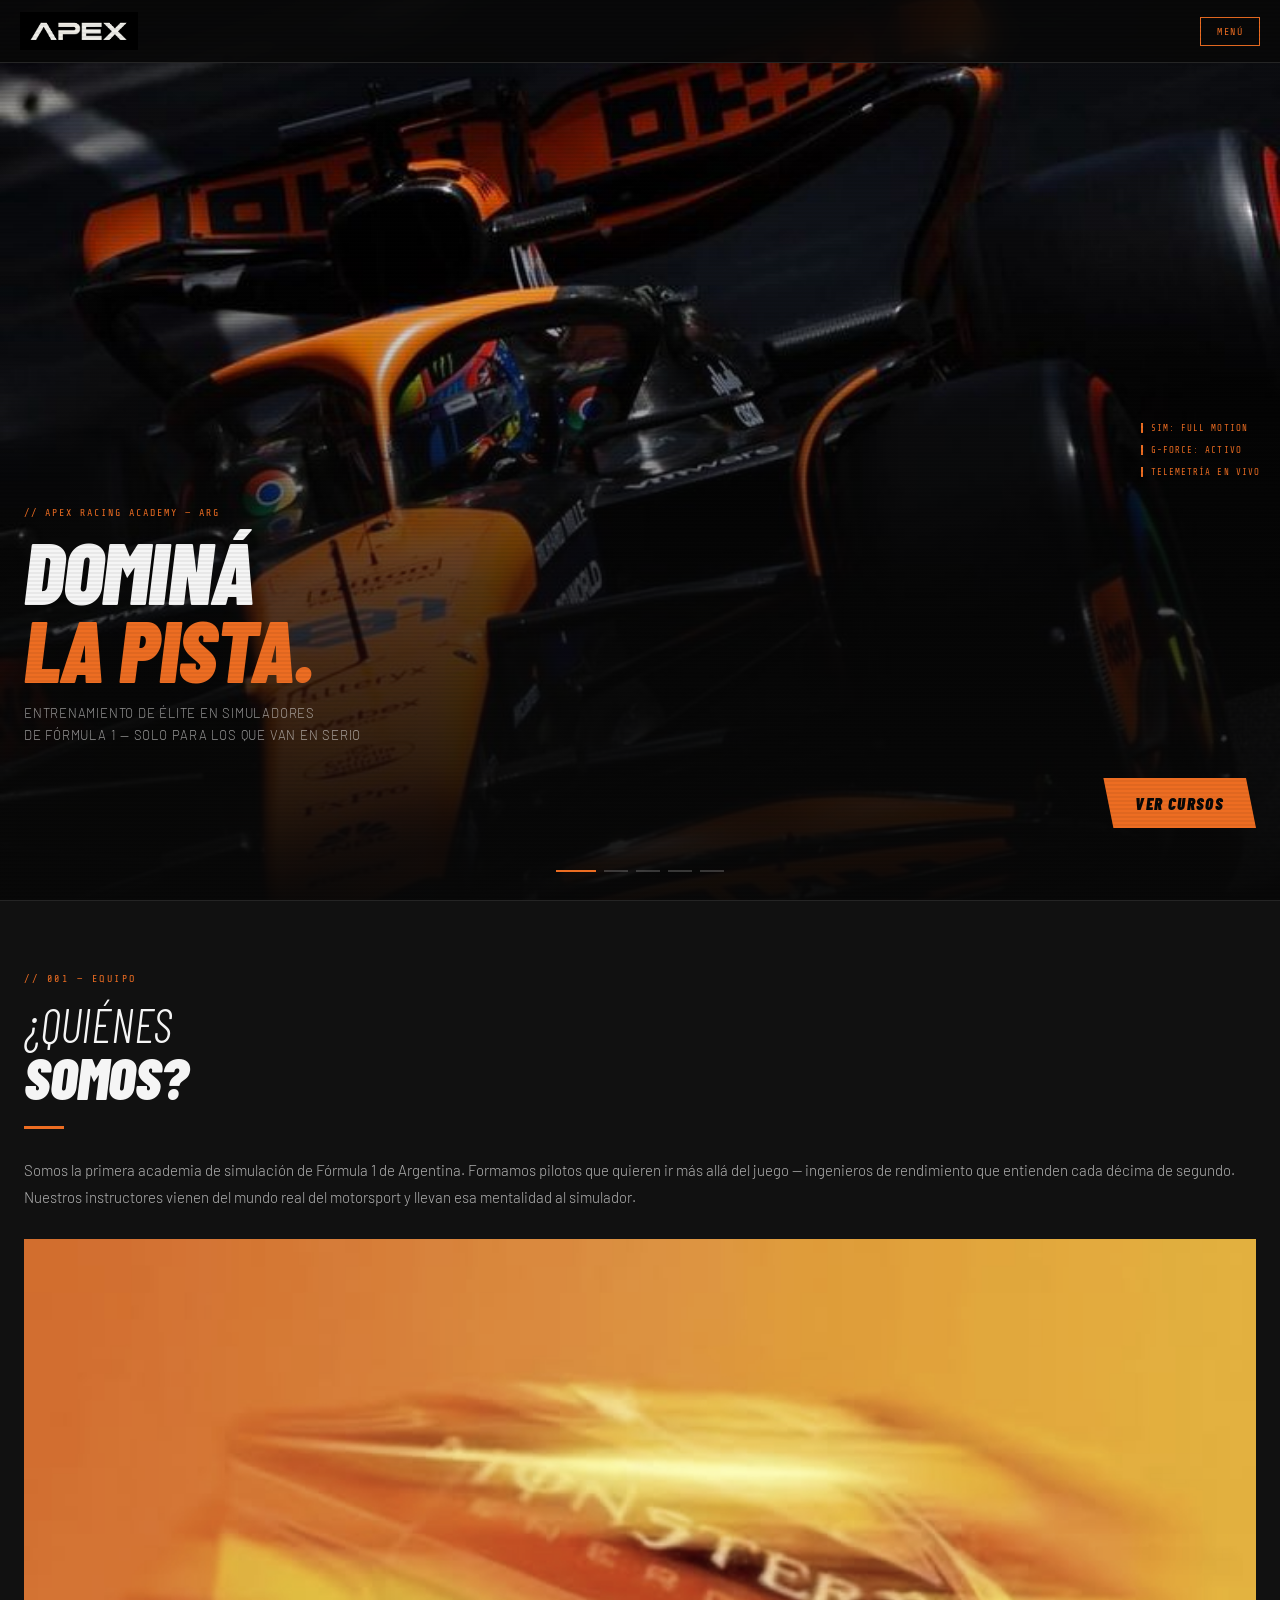
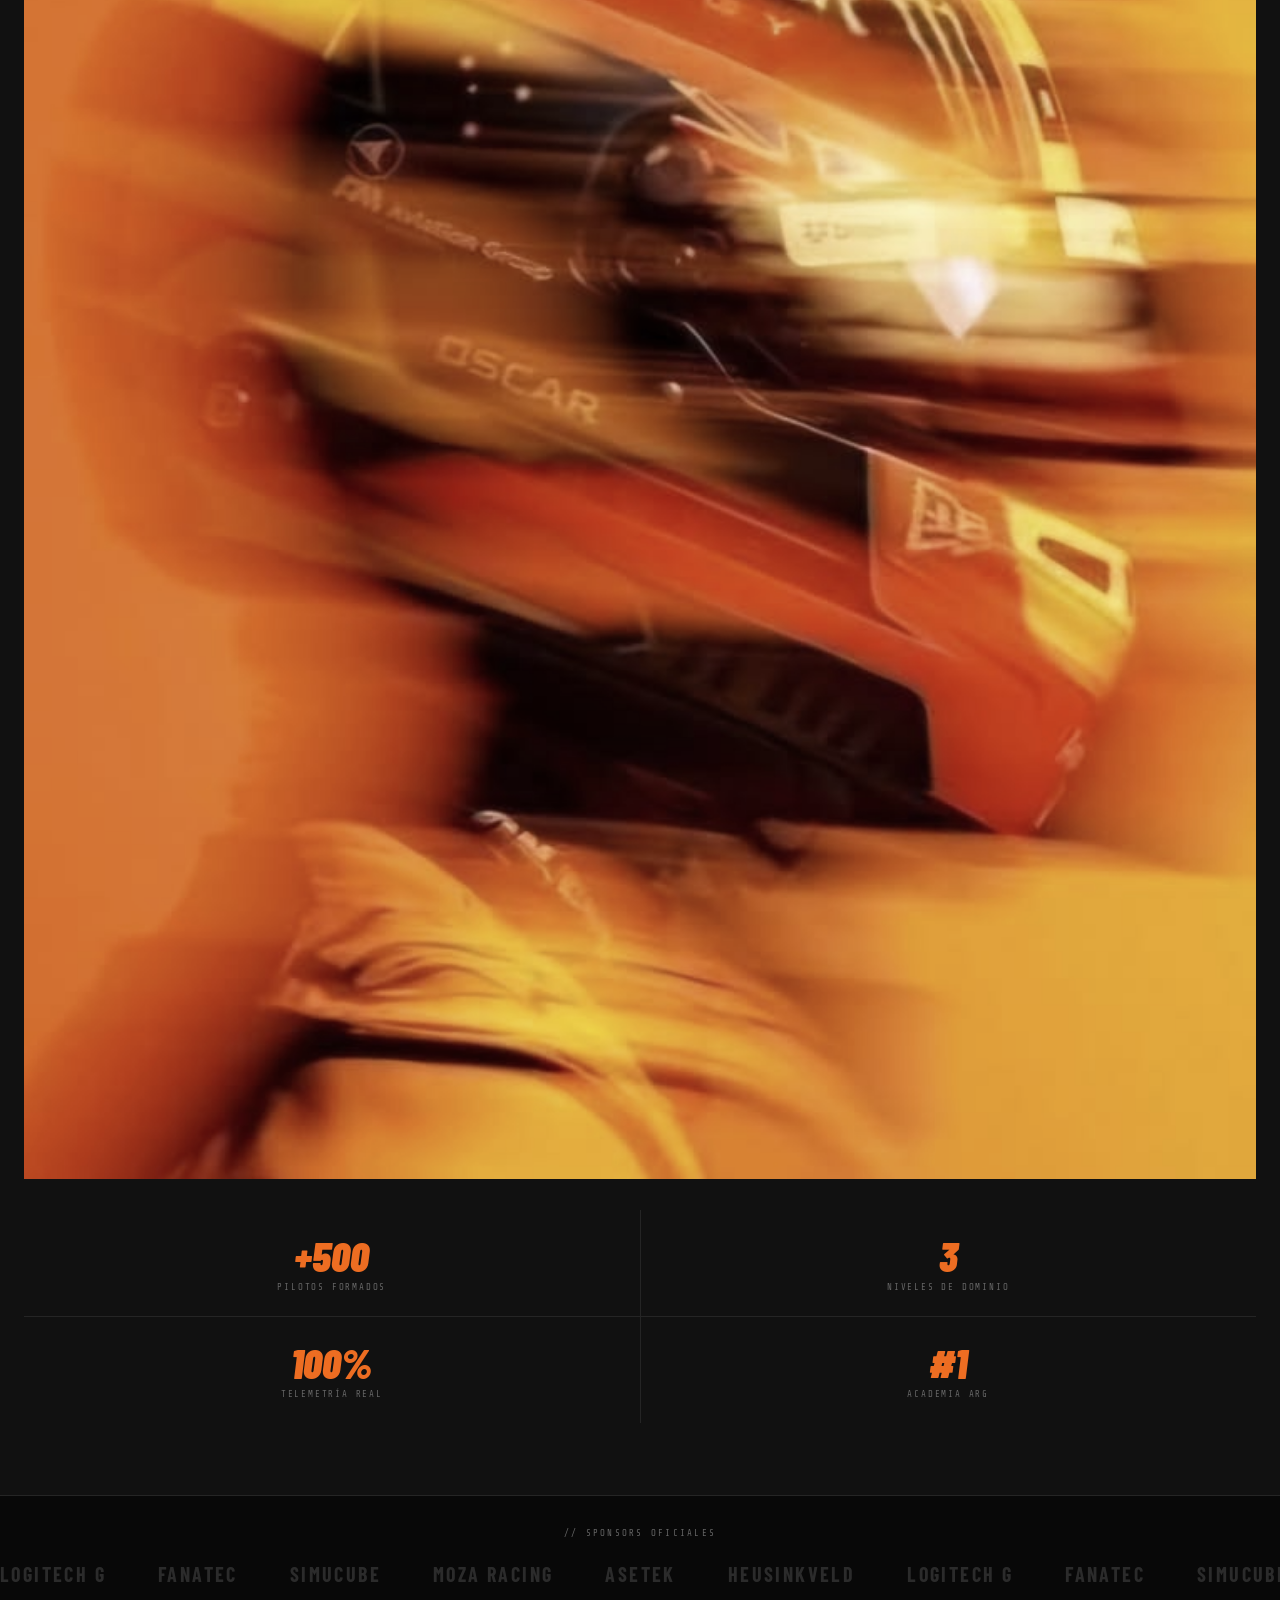
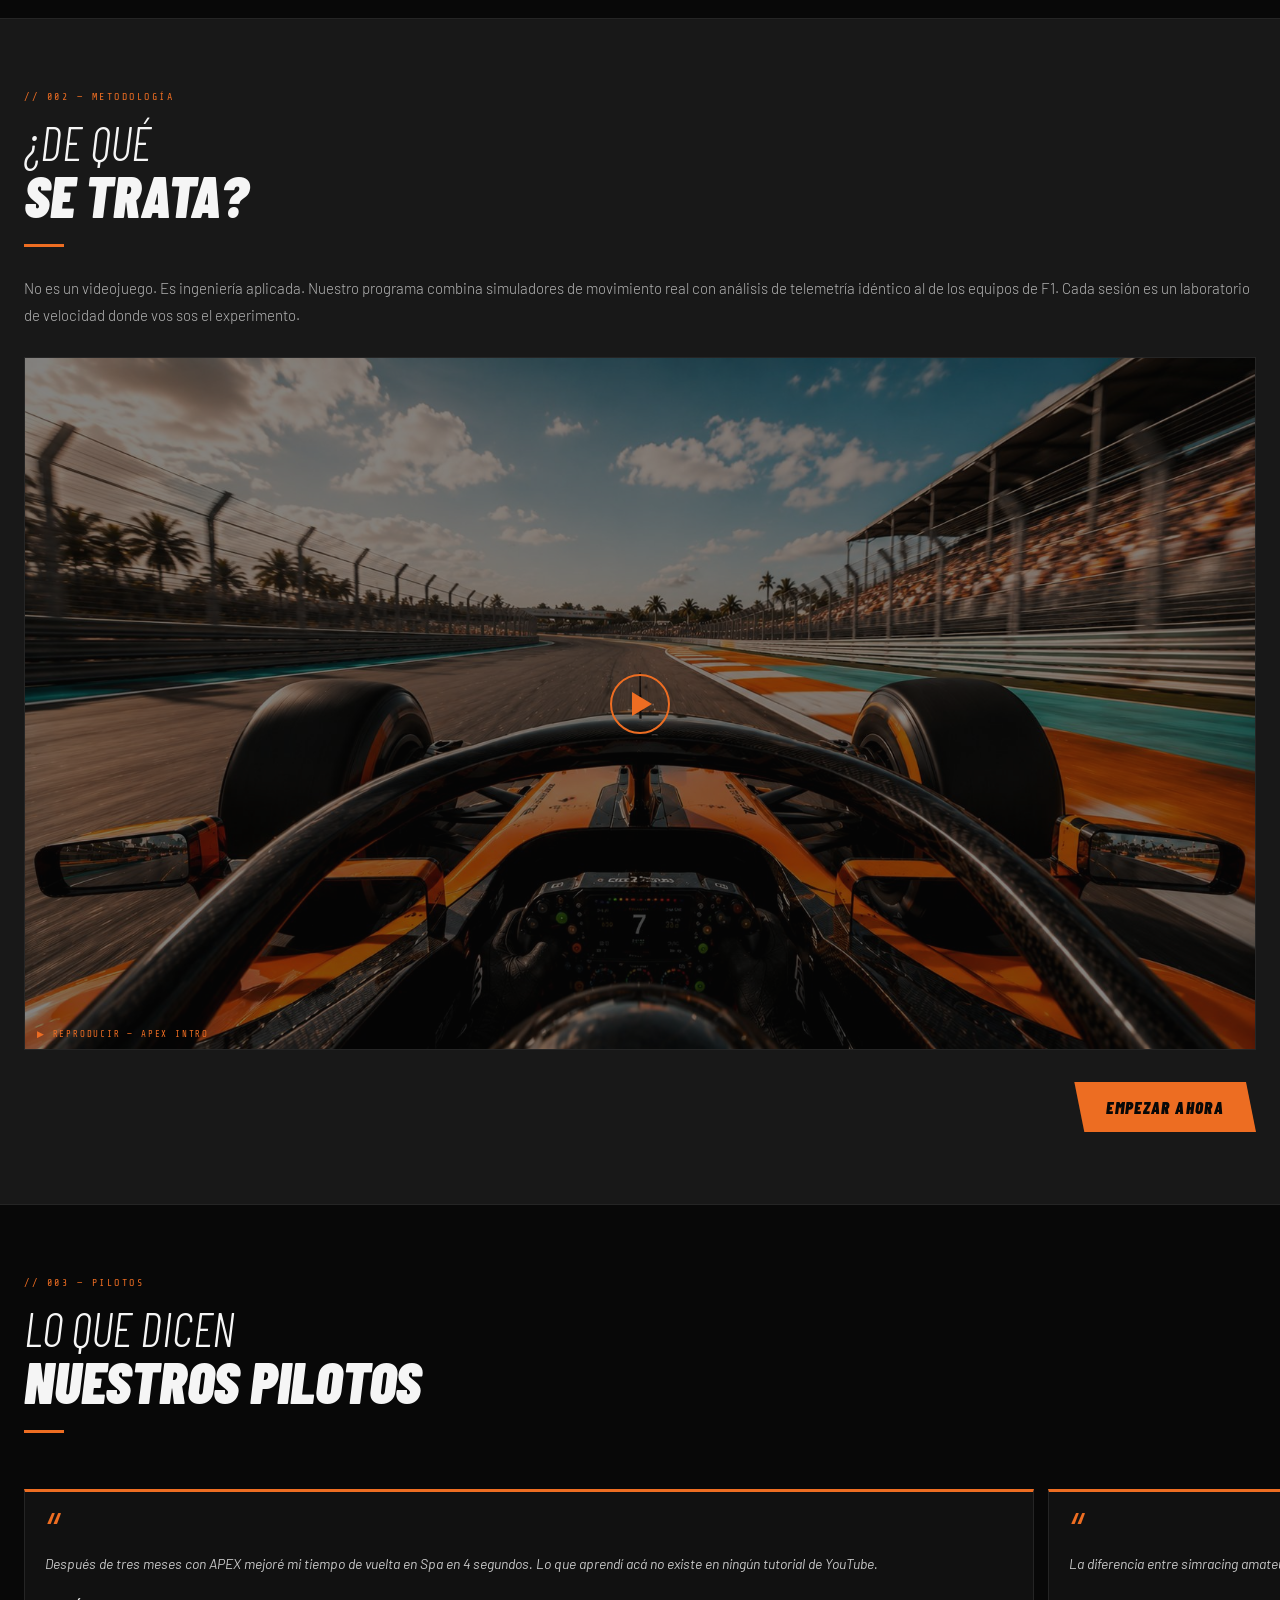
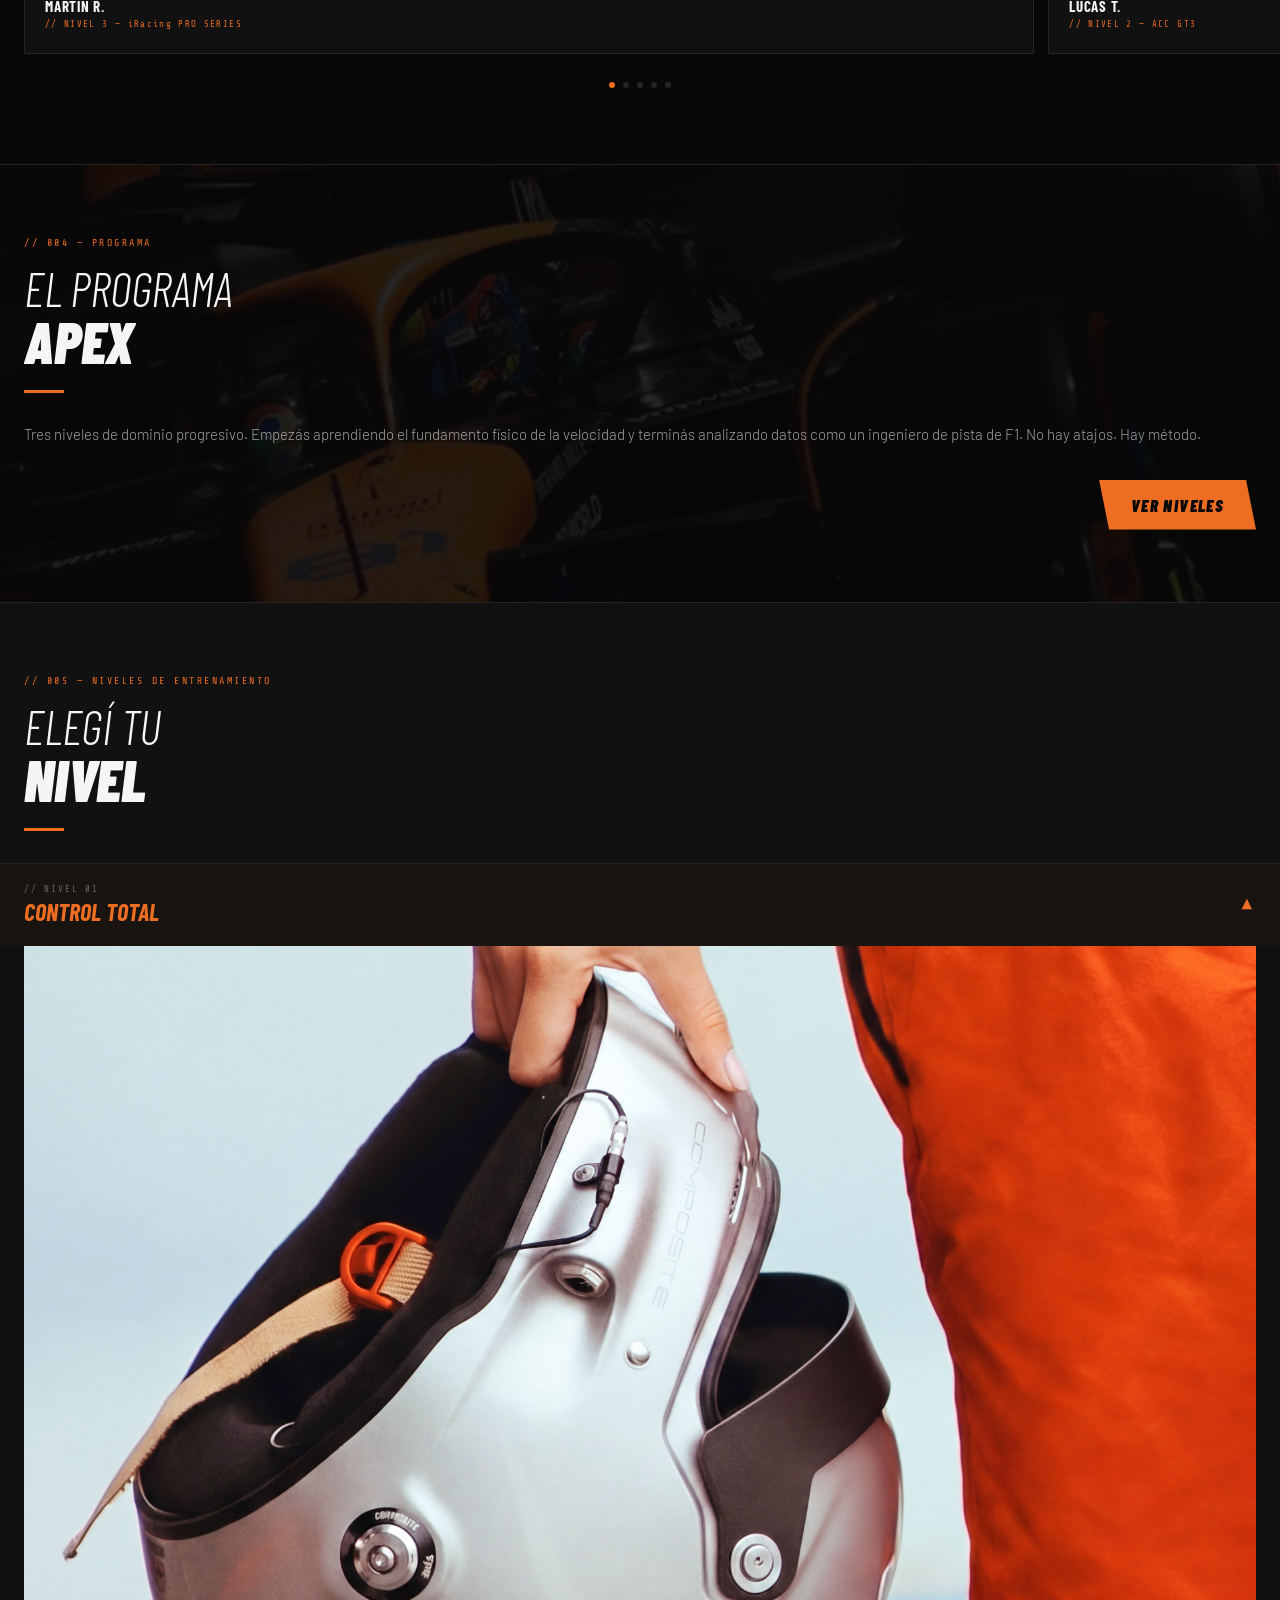
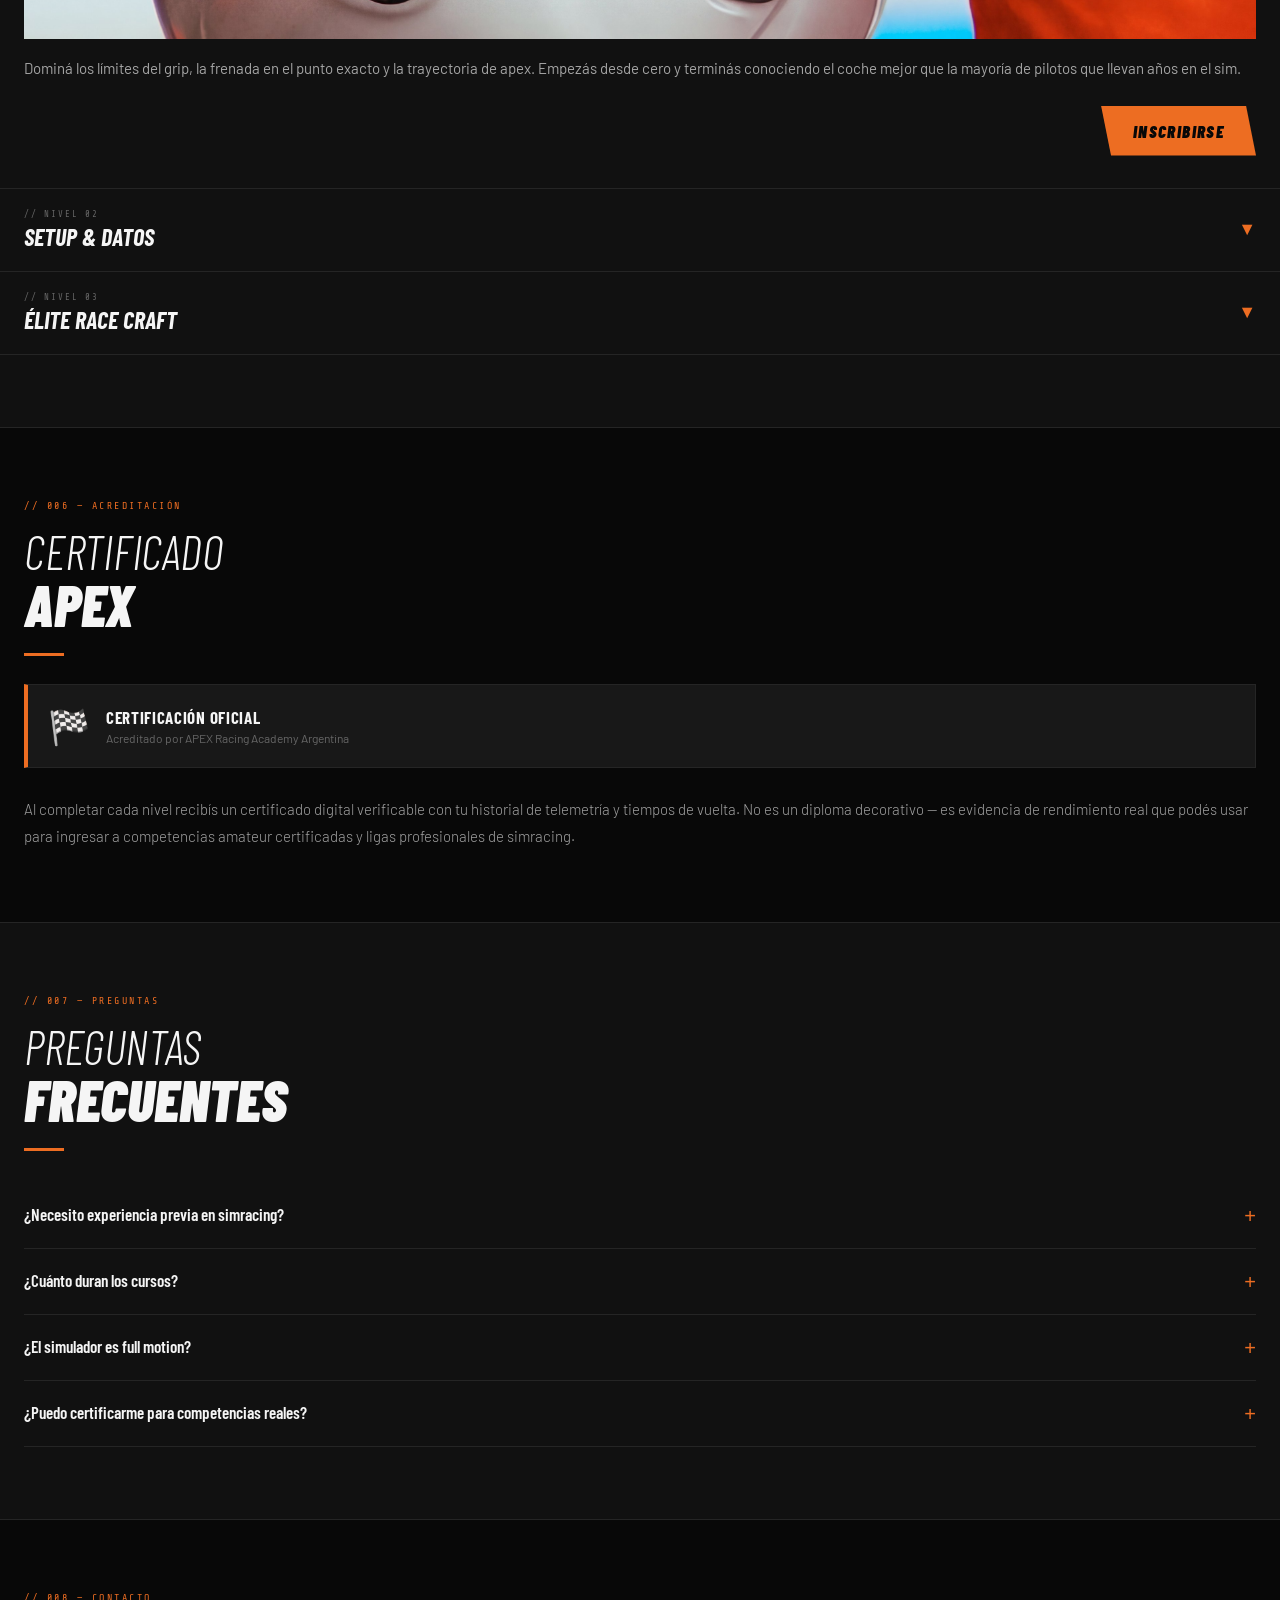
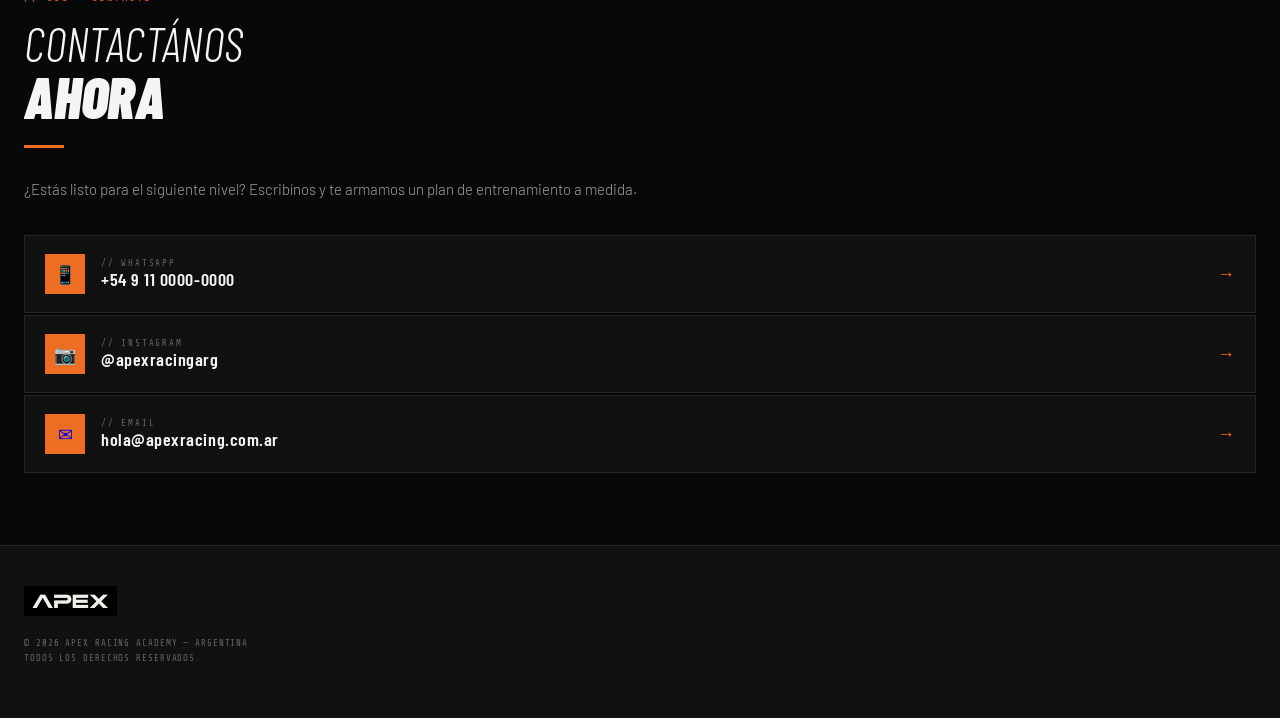
<file: apex-racing/index.html>
<!DOCTYPE html>
<html lang="es">
<head>
  <meta charset="UTF-8">
  <meta name="viewport" content="width=device-width, initial-scale=1.0, maximum-scale=1.0">
  <title>APEX &mdash; Simuladores F1</title>
  <link href="https://fonts.googleapis.com/css2?family=Barlow+Condensed:ital,wght@0,300;0,400;0,700;0,900;1,300;1,700;1,900&family=Barlow:wght@300;400;500&family=Share+Tech+Mono&display=swap" rel="stylesheet">
  <link rel="stylesheet" href="css/style.css">
</head>
<body>

<!-- NAV -->
<nav>
  <div class="nav-logo"><img src="images/logo.png" alt="APEX"></div>
  <button class="nav-menu-btn" onclick="toggleMenu()">MEN&Uacute;</button>
</nav>

<!-- MOBILE MENU -->
<div class="mobile-menu" id="mobileMenu">
  <button class="menu-close" onclick="toggleMenu()">&#x2715;</button>
  <a href="#about"   onclick="toggleMenu()">Nosotros</a>
  <a href="#what"    onclick="toggleMenu()">El Curso</a>
  <a href="#levels"  onclick="toggleMenu()">Niveles</a>
  <a href="#faq"     onclick="toggleMenu()">FAQ</a>
  <a href="#contact" onclick="toggleMenu()">Contacto</a>
</div>

<!-- HERO -->
<section class="hero" id="hero">
  <div class="hero-slide active" id="slide-0" style="background-image:url('images/carrusel-1.jpg')"></div>
  <div class="hero-slide"        id="slide-1" style="background-image:url('images/carrusel-2.jpg')"></div>
  <div class="hero-slide"        id="slide-2" style="background-image:url('images/carrusel-3.png')"></div>
  <div class="hero-slide"        id="slide-3" style="background-image:url('images/carrusel-4.jpg')"></div>
  <div class="hero-slide"        id="slide-4" style="background-image:url('images/carrusel-5.jpg')"></div>
  <div class="hero-content">
    <div class="hero-eyebrow">// APEX RACING ACADEMY &mdash; ARG</div>
    <h1 class="hero-title">
      DOMIN&Aacute;<br>
      <span class="accent">LA PISTA.</span>
    </h1>
    <p class="hero-sub">Entrenamiento de &eacute;lite en simuladores<br>de F&oacute;rmula 1 &mdash; solo para los que van en serio</p>
    <div class="hero-cta">
      <a href="#levels" class="btn-primary">VER CURSOS</a>
    </div>
  </div>
  <div class="hero-data">
    <div class="data-chip">SIM: FULL MOTION</div>
    <div class="data-chip">G-FORCE: ACTIVO</div>
    <div class="data-chip">TELEMETR&Iacute;A EN VIVO</div>
  </div>
  <div class="hero-indicators">
    <button class="hero-dot active" onclick="goToSlide(0)"></button>
    <button class="hero-dot" onclick="goToSlide(1)"></button>
    <button class="hero-dot" onclick="goToSlide(2)"></button>
    <button class="hero-dot" onclick="goToSlide(3)"></button>
    <button class="hero-dot" onclick="goToSlide(4)"></button>
  </div>
</section>

<!-- QUIÉNES SOMOS -->
<section class="about" id="about">
  <div class="section-label reveal">// 001 &mdash; EQUIPO</div>
  <h2 class="section-title reveal">
    <span class="light">&iquest;Qui&eacute;nes</span>
    <span class="bold">somos?</span>
  </h2>
  <div class="divider reveal"></div>
  <p class="about-text reveal">Somos la primera academia de simulaci&oacute;n de F&oacute;rmula 1 de Argentina. Formamos pilotos que quieren ir m&aacute;s all&aacute; del juego &mdash; ingenieros de rendimiento que entienden cada d&eacute;cima de segundo. Nuestros instructores vienen del mundo real del motorsport y llevan esa mentalidad al simulador.</p>
  <img src="images/about.jpg" alt="Piloto APEX" class="about-img reveal">
  <div class="about-stats reveal">
    <div class="stat-box"><div class="stat-num">+500</div><div class="stat-label">pilotos formados</div></div>
    <div class="stat-box"><div class="stat-num">3</div><div class="stat-label">niveles de dominio</div></div>
    <div class="stat-box"><div class="stat-num">100%</div><div class="stat-label">telemetr&iacute;a real</div></div>
    <div class="stat-box"><div class="stat-num">#1</div><div class="stat-label">academia ARG</div></div>
  </div>
</section>

<!-- SPONSORS -->
<div class="sponsors">
  <div class="sponsors-label">// SPONSORS OFICIALES</div>
  <div class="sponsors-track">
    <span class="sponsor-name">LOGITECH G</span><span class="sponsor-name">FANATEC</span>
    <span class="sponsor-name">SIMUCUBE</span><span class="sponsor-name">MOZA RACING</span>
    <span class="sponsor-name">ASETEK</span><span class="sponsor-name">HEUSINKVELD</span>
    <span class="sponsor-name">LOGITECH G</span><span class="sponsor-name">FANATEC</span>
    <span class="sponsor-name">SIMUCUBE</span><span class="sponsor-name">MOZA RACING</span>
    <span class="sponsor-name">ASETEK</span><span class="sponsor-name">HEUSINKVELD</span>
  </div>
</div>

<!-- QUÉ SE TRATA -->
<section class="what" id="what">
  <div class="section-label reveal">// 002 &mdash; METODOLOG&Iacute;A</div>
  <h2 class="section-title reveal">
    <span class="light">&iquest;De qu&eacute;</span>
    <span class="bold">se trata?</span>
  </h2>
  <div class="divider reveal"></div>
  <p class="what-body reveal">No es un videojuego. Es ingenier&iacute;a aplicada. Nuestro programa combina simuladores de movimiento real con an&aacute;lisis de telemetr&iacute;a id&eacute;ntico al de los equipos de F1. Cada sesi&oacute;n es un laboratorio de velocidad donde vos sos el experimento.</p>
  <div class="video-frame reveal" onclick="window.open('https://youtu.be/bd_BLE2anhc?si=KLe9a-XMWa19ZAbH','_blank')">
    <img src="images/video-thumb.png" alt="Vista desde el cockpit">
    <div class="video-play"></div>
    <div class="video-label">&#9654; REPRODUCIR &mdash; APEX INTRO</div>
  </div>
  <div class="btn-wrap reveal"><a href="#levels" class="btn-primary">EMPEZAR AHORA</a></div>
</section>

<!-- TESTIMONIOS -->
<div class="testimonials" id="testimonials">
  <div class="section-label reveal">// 003 &mdash; PILOTOS</div>
  <h2 class="section-title reveal">
    <span class="light">Lo que dicen</span>
    <span class="bold">nuestros pilotos</span>
  </h2>
  <div class="divider reveal"></div>
  <div class="testi-slider" id="testiSlider" onscroll="updateDots()">
    <div class="testi-card">
      <div class="testi-quote">Despu&eacute;s de tres meses con APEX mejor&eacute; mi tiempo de vuelta en Spa en 4 segundos. Lo que aprend&iacute; ac&aacute; no existe en ning&uacute;n tutorial de YouTube.</div>
      <div class="testi-author">MART&Iacute;N R.</div>
      <div class="testi-role">// NIVEL 3 &mdash; iRacing PRO SERIES</div>
    </div>
    <div class="testi-card">
      <div class="testi-quote">La diferencia entre simracing amateur y profesional es entender los datos. APEX me ense&ntilde;&oacute; a leer la telemetr&iacute;a como un ingeniero de pista.</div>
      <div class="testi-author">LUCAS T.</div>
      <div class="testi-role">// NIVEL 2 &mdash; ACC GT3</div>
    </div>
    <div class="testi-card">
      <div class="testi-quote">El simulador de movimiento te pone en el l&iacute;mite del grip antes de que lo sientas en la pantalla. Es adrenalina real. No hay otra academia as&iacute; en Argentina.</div>
      <div class="testi-author">SOF&Iacute;A M.</div>
      <div class="testi-role">// NIVEL 1 &mdash; BEGINNER FAST TRACK</div>
    </div>
    <div class="testi-card">
      <div class="testi-quote">Entr&eacute; sin saber nada de setups y sal&iacute; entendiendo cada par&aacute;metro del coche. Ahora compito en ligas donde antes ni me animaba a inscribirme.</div>
      <div class="testi-author">FEDERICO A.</div>
      <div class="testi-role">// NIVEL 2 &mdash; F1 24 RANKED SERIES</div>
    </div>
    <div class="testi-card">
      <div class="testi-quote">APEX no es para los que quieren pasarla bien. Es para los que quieren ganar. Si est&aacute;s dispuesto a trabajar, ac&aacute; te van a sacar todo el potencial que ten&eacute;s.</div>
      <div class="testi-author">VALENTINA C.</div>
      <div class="testi-role">// NIVEL 3 &mdash; SIMRACING WORLD CHAMPIONSHIP</div>
    </div>
  </div>
  <div class="testi-dots" id="testiDots">
    <button class="testi-dot active"></button><button class="testi-dot"></button>
    <button class="testi-dot"></button><button class="testi-dot"></button>
    <button class="testi-dot"></button>
  </div>
</div>

<!-- EL PROGRAMA -->
<section class="course" id="course">
  <div class="course-bg" style="background-image:url('images/carrusel-1.jpg')"></div>
  <div class="course-content">
    <div class="section-label reveal">// 004 &mdash; PROGRAMA</div>
    <h2 class="section-title reveal">
      <span class="light">El programa</span>
      <span class="bold">APEX</span>
    </h2>
    <div class="divider reveal"></div>
    <p class="course-desc reveal">Tres niveles de dominio progresivo. Empez&aacute;s aprendiendo el fundamento f&iacute;sico de la velocidad y termin&aacute;s analizando datos como un ingeniero de pista de F1. No hay atajos. Hay m&eacute;todo.</p>
    <div class="btn-wrap reveal"><a href="#levels" class="btn-primary">VER NIVELES</a></div>
  </div>
</section>

<!-- NIVELES -->
<section class="levels" id="levels">
  <div class="section-label reveal">// 005 &mdash; NIVELES DE ENTRENAMIENTO</div>
  <h2 class="section-title reveal">
    <span class="light">Eleg&iacute; tu</span>
    <span class="bold">nivel</span>
  </h2>
  <div class="divider reveal"></div>
  <div class="level-accordion">
    <div class="accordion-item reveal">
      <button class="accordion-header active" onclick="toggleLevel(this,0)">
        <div class="accordion-title-group">
          <span class="accordion-level-tag">// NIVEL 01</span>
          <span class="accordion-title">CONTROL TOTAL</span>
        </div>
        <span class="accordion-arrow open" id="lvl-arrow-0">&#9660;</span>
      </button>
      <div class="accordion-body open" id="lvl-body-0">
        <div class="accordion-inner">
          <img src="images/nivel-1.png" alt="Nivel 1" class="level-img">
          <p>Domin&aacute; los l&iacute;mites del grip, la frenada en el punto exacto y la trayectoria de apex. Empez&aacute;s desde cero y termin&aacute;s conociendo el coche mejor que la mayor&iacute;a de pilotos que llevan a&ntilde;os en el sim.</p>
          <div class="btn-wrap"><a href="#contact" class="btn-primary">INSCRIBIRSE</a></div>
        </div>
      </div>
    </div>
    <div class="accordion-item reveal">
      <button class="accordion-header" onclick="toggleLevel(this,1)">
        <div class="accordion-title-group">
          <span class="accordion-level-tag">// NIVEL 02</span>
          <span class="accordion-title">SETUP &amp; DATOS</span>
        </div>
        <span class="accordion-arrow" id="lvl-arrow-1">&#9660;</span>
      </button>
      <div class="accordion-body" id="lvl-body-1">
        <div class="accordion-inner">
          <img src="images/nivel-2.png" alt="Nivel 2" class="level-img">
          <p>Telemetr&iacute;a avanzada, an&aacute;lisis de sectores y ajuste de setup del monoplaza. Vas a entender por qu&eacute; tu coche subvira en la frenada y c&oacute;mo corregirlo con datos reales. Trabajo con ingenieros de pista certificados.</p>
          <div class="btn-wrap"><a href="#contact" class="btn-primary">INSCRIBIRSE</a></div>
        </div>
      </div>
    </div>
    <div class="accordion-item reveal">
      <button class="accordion-header" onclick="toggleLevel(this,2)">
        <div class="accordion-title-group">
          <span class="accordion-level-tag">// NIVEL 03</span>
          <span class="accordion-title">&Eacute;LITE RACE CRAFT</span>
        </div>
        <span class="accordion-arrow" id="lvl-arrow-2">&#9660;</span>
      </button>
      <div class="accordion-body" id="lvl-body-2">
        <div class="accordion-inner">
          <img src="images/nivel-3.jpg" alt="Nivel 3" class="level-img">
          <p>Estrategia de carrera, gesti&oacute;n de neum&aacute;ticos, batallas en pista y mentalidad de piloto profesional. Este nivel es solo para quienes terminaron el Nivel 2. No es para todos &mdash; es para los que quieren ganar.</p>
          <div class="btn-wrap"><a href="#contact" class="btn-primary">INSCRIBIRSE</a></div>
        </div>
      </div>
    </div>
  </div>
</section>

<!-- CERTIFICADO -->
<section class="cert" id="cert">
  <div class="section-label reveal">// 006 &mdash; ACREDITACI&Oacute;N</div>
  <h2 class="section-title reveal">
    <span class="light">Certificado</span>
    <span class="bold">APEX</span>
  </h2>
  <div class="divider reveal"></div>
  <div class="cert-badge reveal">
    <div class="cert-icon">&#127937;</div>
    <div class="cert-badge-text">
      <h4>Certificaci&oacute;n Oficial</h4>
      <p>Acreditado por APEX Racing Academy Argentina</p>
    </div>
  </div>
  <p class="cert-body reveal">Al completar cada nivel recib&iacute;s un certificado digital verificable con tu historial de telemetr&iacute;a y tiempos de vuelta. No es un diploma decorativo &mdash; es evidencia de rendimiento real que pod&eacute;s usar para ingresar a competencias amateur certificadas y ligas profesionales de simracing.</p>
</section>

<!-- FAQ -->
<section class="faq" id="faq">
  <div class="section-label reveal">// 007 &mdash; PREGUNTAS</div>
  <h2 class="section-title reveal">
    <span class="light">Preguntas</span>
    <span class="bold">frecuentes</span>
  </h2>
  <div class="divider reveal"></div>
  <div class="faq-list">
    <div class="faq-item reveal">
      <button class="faq-q" onclick="toggleFaq(this)">
        <span class="faq-q-text">&iquest;Necesito experiencia previa en simracing?</span>
        <span class="faq-icon">+</span>
      </button>
      <div class="faq-a"><div class="faq-a-inner">No. El Nivel 1 est&aacute; dise&ntilde;ado para que alguien que nunca toc&oacute; un simulador pueda arrancar con una base s&oacute;lida. Lo que s&iacute; vas a necesitar es compromiso y ganas de mejorar.</div></div>
    </div>
    <div class="faq-item reveal">
      <button class="faq-q" onclick="toggleFaq(this)">
        <span class="faq-q-text">&iquest;Cu&aacute;nto duran los cursos?</span>
        <span class="faq-icon">+</span>
      </button>
      <div class="faq-a"><div class="faq-a-inner">Cada nivel tiene una duraci&oacute;n de 6 semanas con sesiones de 2 horas. Pod&eacute;s combinar niveles con descuento o avanzar a tu ritmo.</div></div>
    </div>
    <div class="faq-item reveal">
      <button class="faq-q" onclick="toggleFaq(this)">
        <span class="faq-q-text">&iquest;El simulador es full motion?</span>
        <span class="faq-icon">+</span>
      </button>
      <div class="faq-a"><div class="faq-a-inner">S&iacute;. Trabajamos con plataformas de movimiento de 3 ejes que replican las fuerzas G del monoplaza. Tambi&eacute;n ten&eacute;s feedback de fuerza en el volante y frenos de carga.</div></div>
    </div>
    <div class="faq-item reveal">
      <button class="faq-q" onclick="toggleFaq(this)">
        <span class="faq-q-text">&iquest;Puedo certificarme para competencias reales?</span>
        <span class="faq-icon">+</span>
      </button>
      <div class="faq-a"><div class="faq-a-inner">El certificado APEX es reconocido por varias organizaciones de simracing competitivo de Latinoam&eacute;rica. Al completar el Nivel 3 ten&eacute;s acceso directo a nuestras ligas privadas.</div></div>
    </div>
  </div>
</section>

<!-- CONTACTO -->
<section class="contact" id="contact">
  <div class="section-label reveal">// 008 &mdash; CONTACTO</div>
  <h2 class="section-title reveal">
    <span class="light">Contact&aacute;nos</span>
    <span class="bold">ahora</span>
  </h2>
  <div class="divider reveal"></div>
  <p class="contact-intro reveal">&iquest;Est&aacute;s listo para el siguiente nivel? Escrib&iacute;nos y te armamos un plan de entrenamiento a medida.</p>
  <div class="contact-links reveal">
    <a href="https://wa.me/5491100000000" class="contact-link">
      <div class="contact-link-icon">&#128241;</div>
      <div class="contact-link-info">
        <div class="contact-link-label">// WHATSAPP</div>
        <div class="contact-link-val">+54 9 11 0000-0000</div>
      </div>
      <div class="contact-arrow">&#8594;</div>
    </a>
    <a href="https://instagram.com/apexracingarg" class="contact-link">
      <div class="contact-link-icon">&#128247;</div>
      <div class="contact-link-info">
        <div class="contact-link-label">// INSTAGRAM</div>
        <div class="contact-link-val">@apexracingarg</div>
      </div>
      <div class="contact-arrow">&#8594;</div>
    </a>
    <a href="mailto:hola@apexracing.com.ar" class="contact-link">
      <div class="contact-link-icon">&#9993;</div>
      <div class="contact-link-info">
        <div class="contact-link-label">// EMAIL</div>
        <div class="contact-link-val">hola@apexracing.com.ar</div>
      </div>
      <div class="contact-arrow">&#8594;</div>
    </a>
  </div>
</section>

<!-- FOOTER -->
<footer>
  <div class="footer-logo"><img src="images/logo.png" alt="APEX"></div>
  <div class="footer-copy">&#169; 2026 APEX RACING ACADEMY &mdash; ARGENTINA<br>TODOS LOS DERECHOS RESERVADOS.</div>
</footer>

<script src="js/main.js"></script>
</body>
</html>
</file>
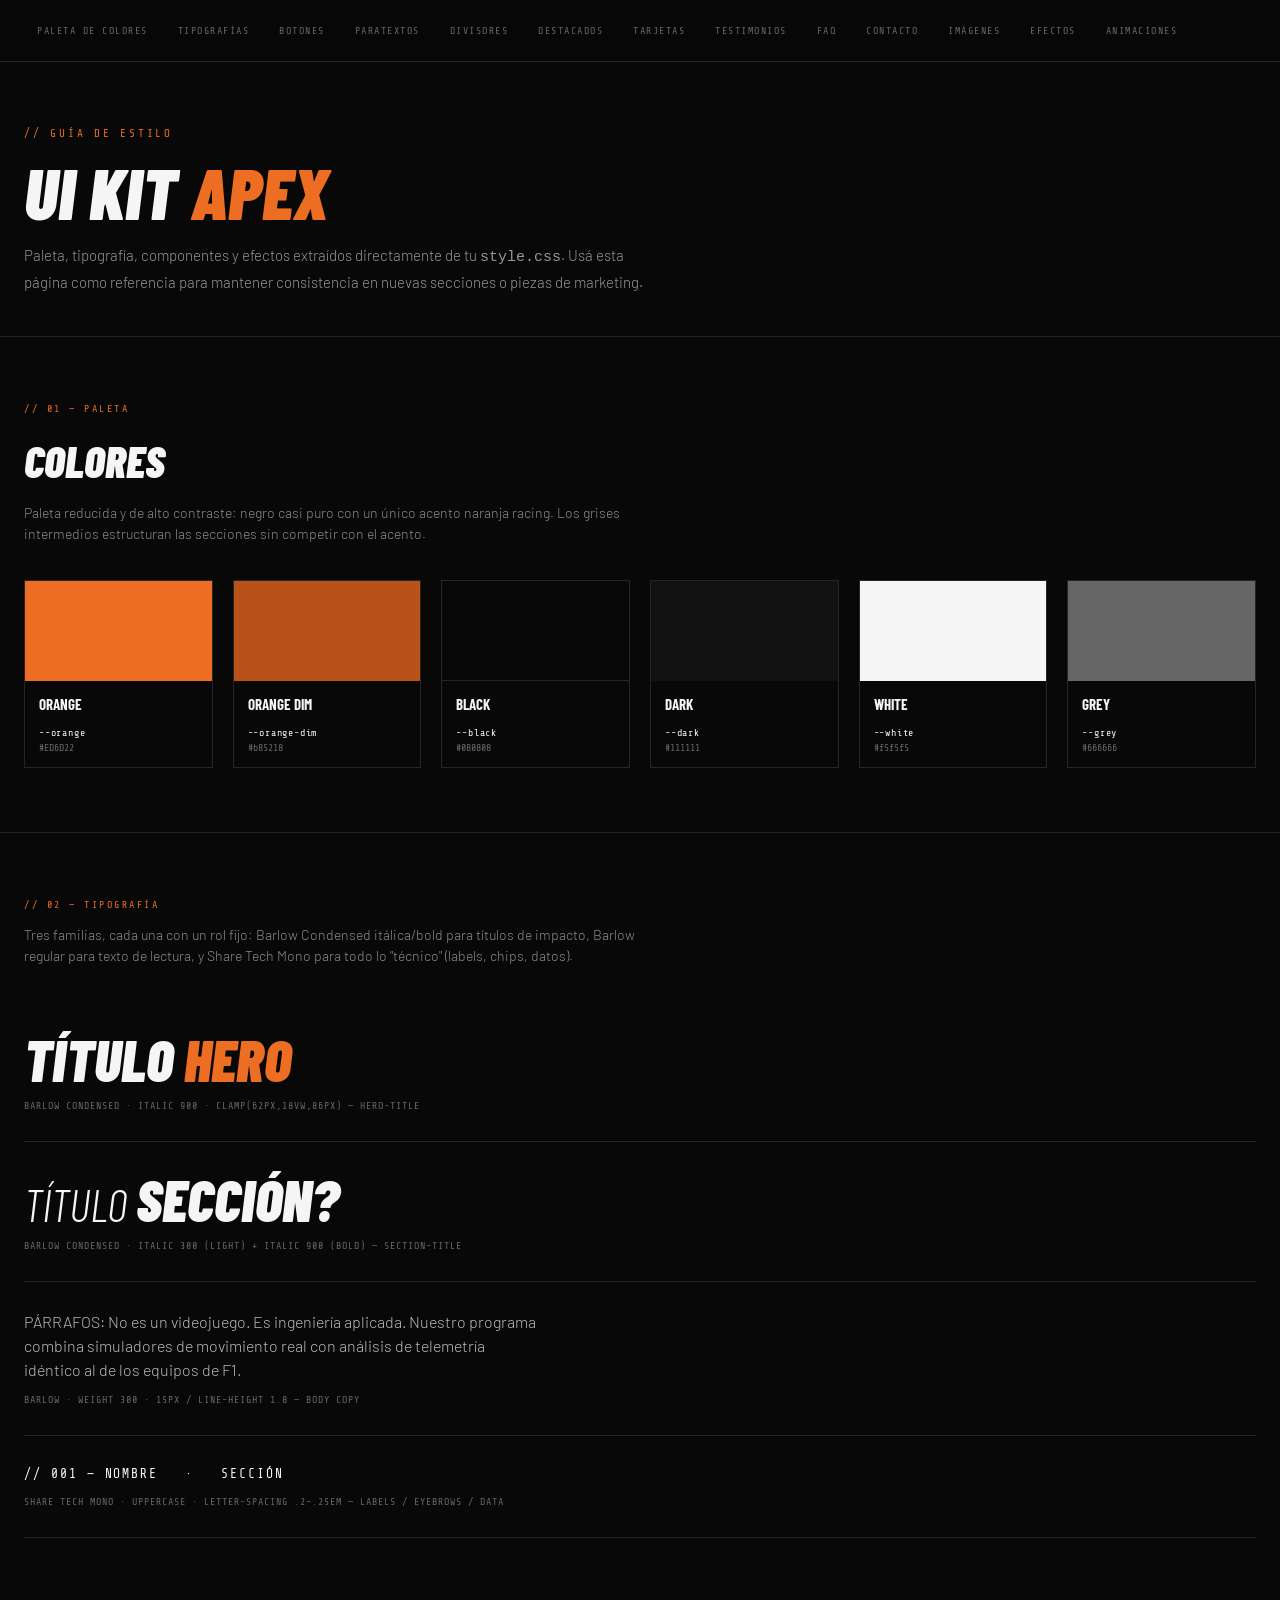
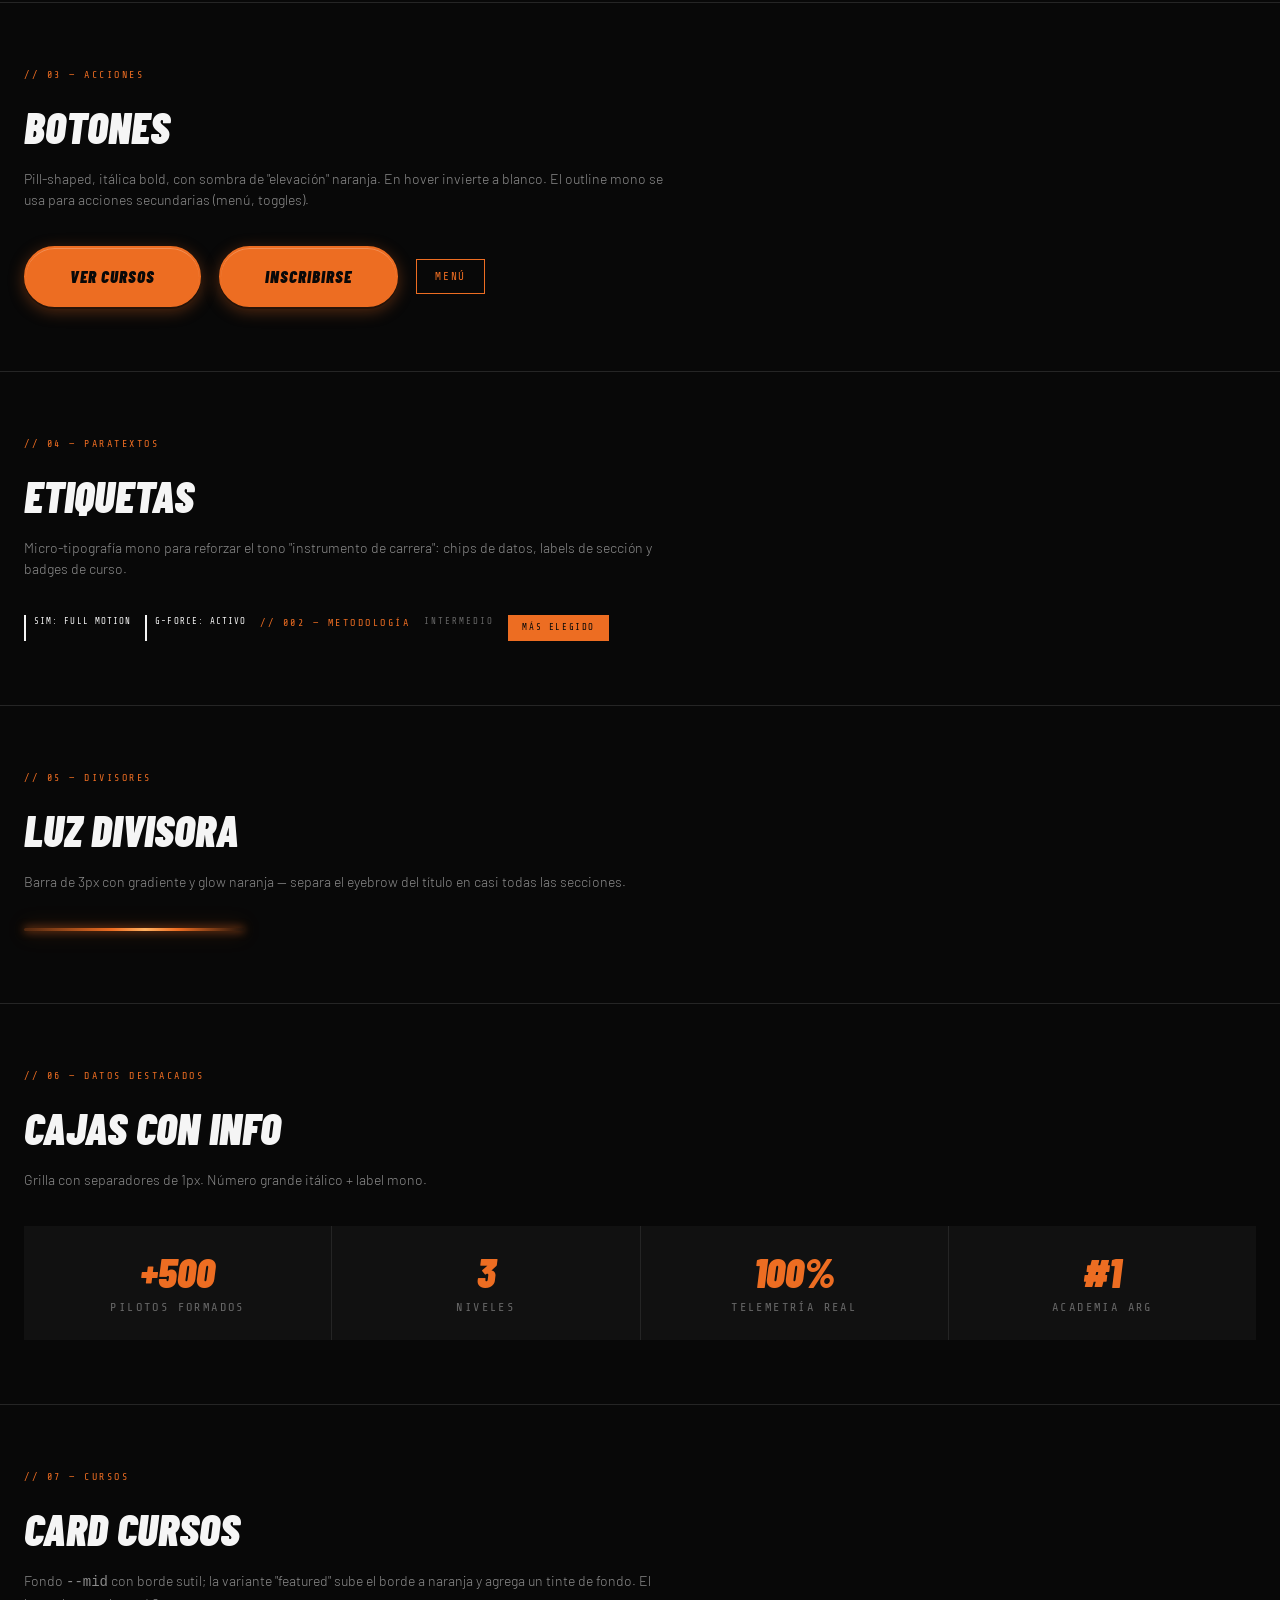
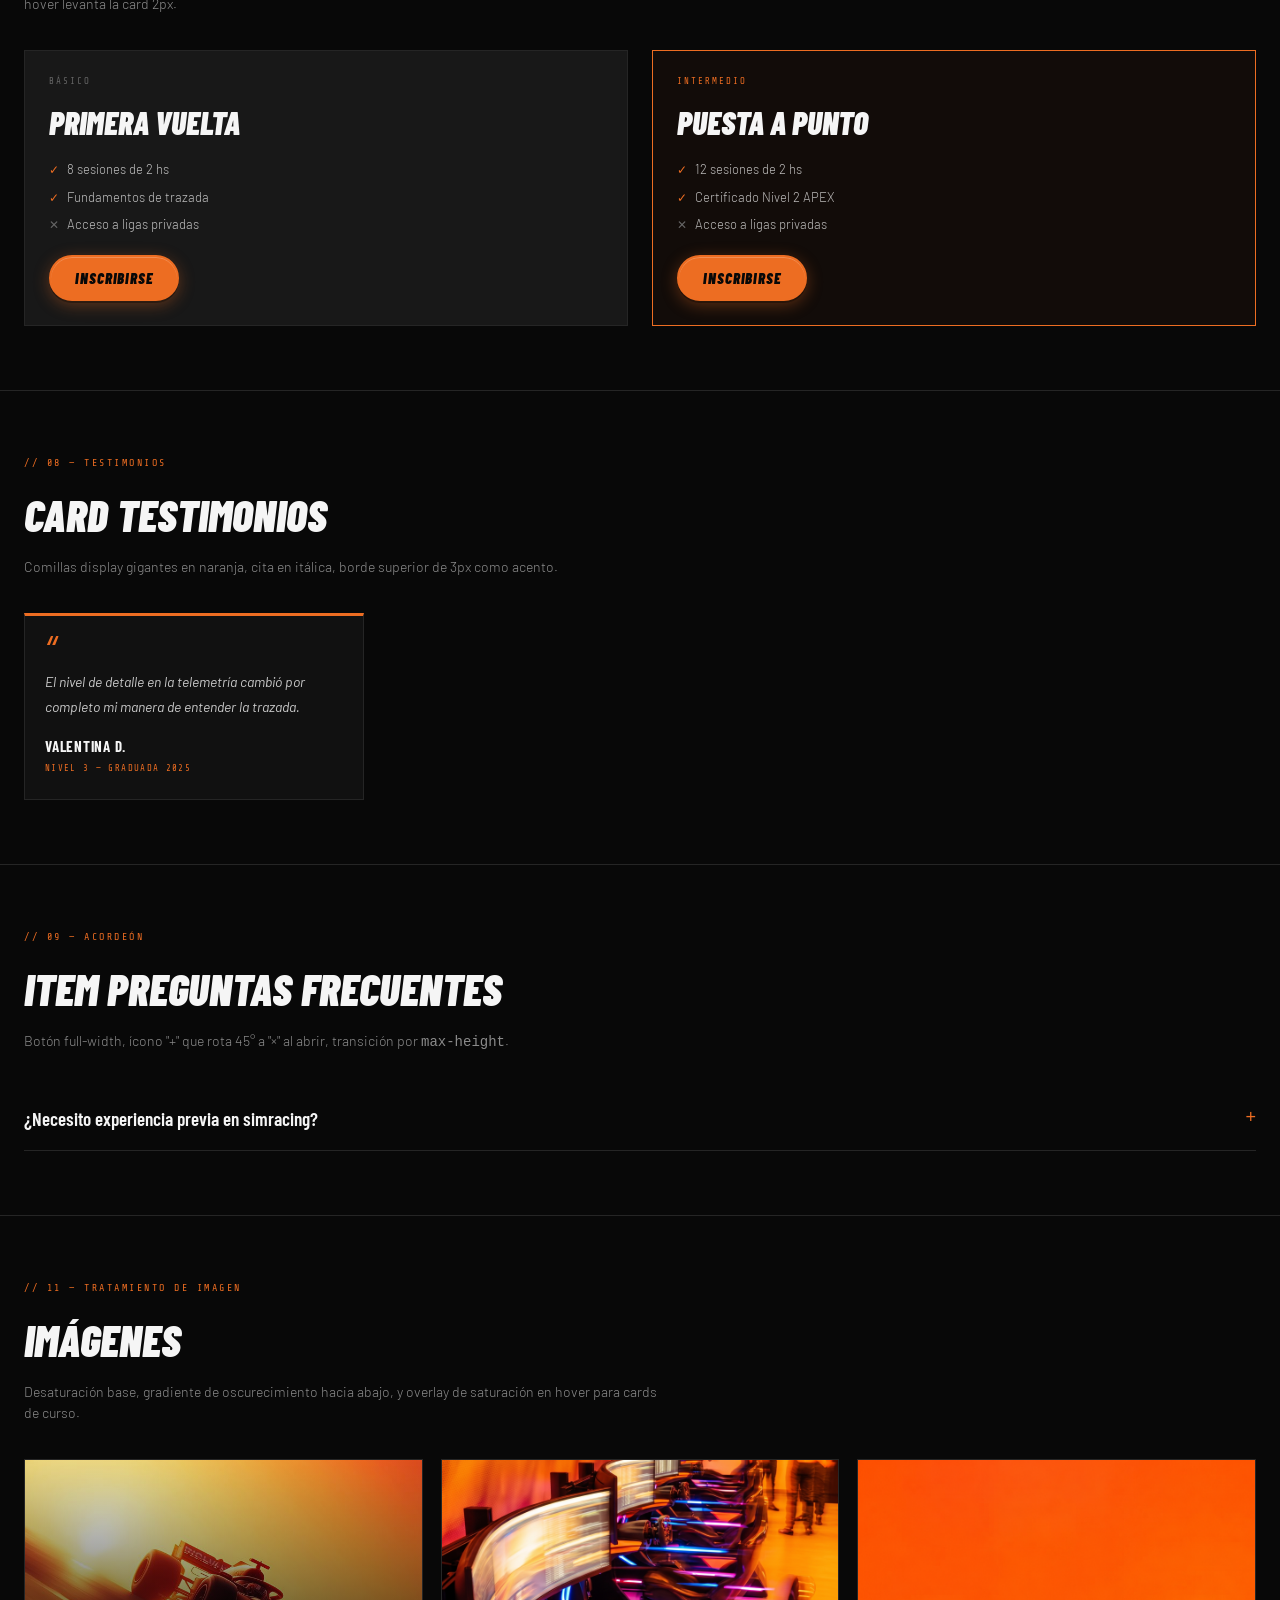
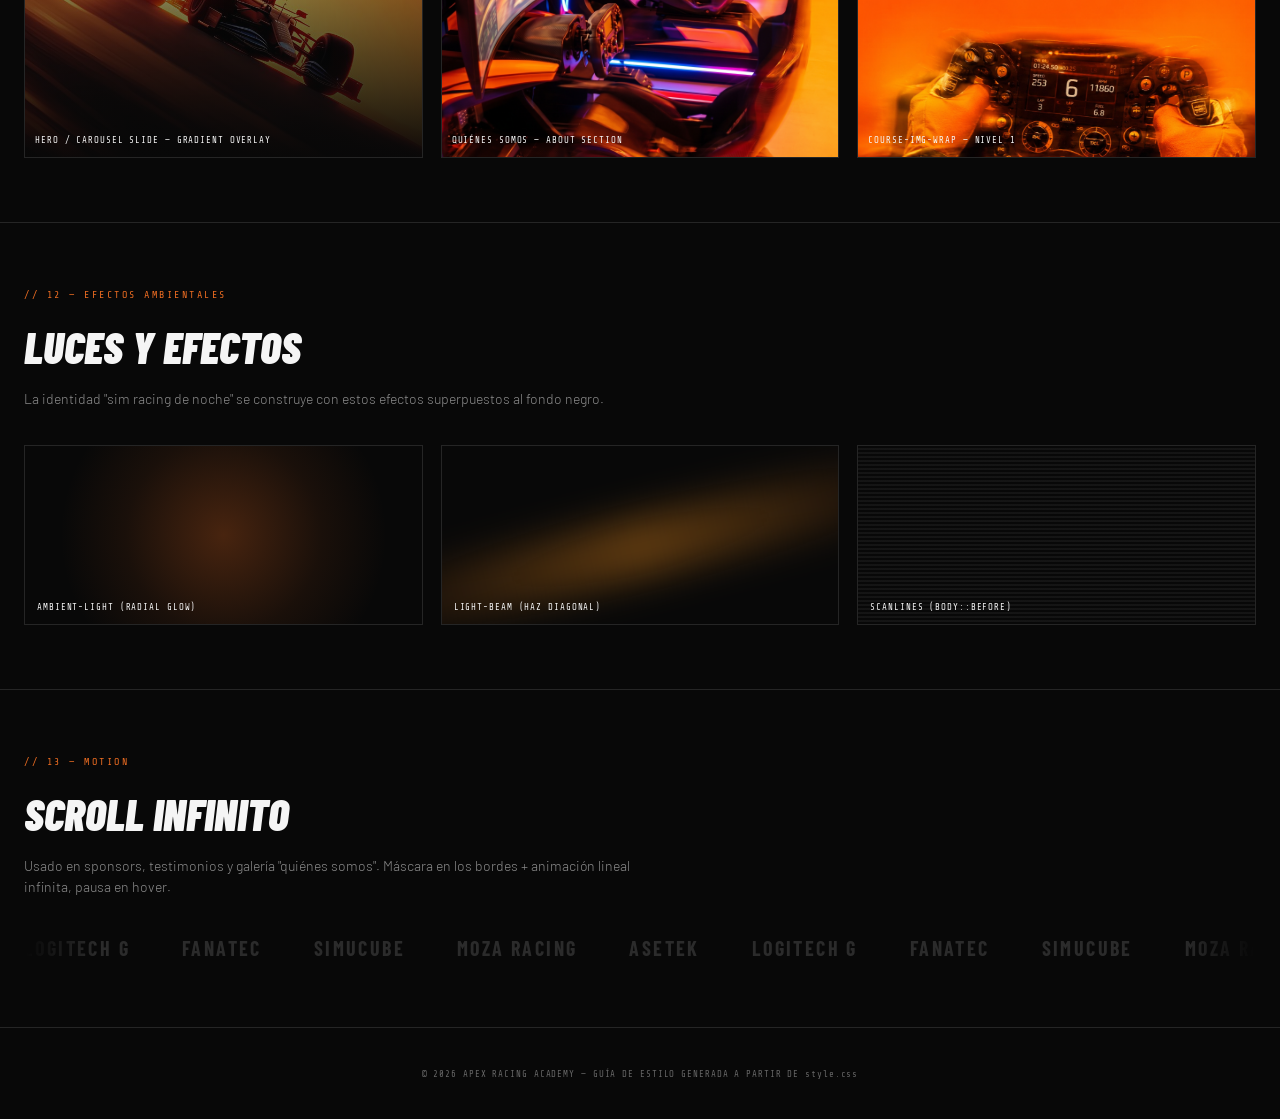
<file: biblioteca.html>
<!DOCTYPE html>
<html lang="es">
<head>
<meta charset="UTF-8">
<meta name="viewport" content="width=device-width, initial-scale=1.0">
<title>APEX — Guía de Estilo / UI Kit</title>
<link rel="preconnect" href="https://fonts.googleapis.com">
<link rel="preconnect" href="https://fonts.gstatic.com" crossorigin>
<link href="https://fonts.googleapis.com/css2?family=Barlow+Condensed:ital,wght@0,300;0,400;0,700;0,900;1,300;1,700;1,900&family=Barlow:wght@300;400;500&family=Share+Tech+Mono&display=swap" rel="stylesheet">
<style>
  *,*::before,*::after{margin:0;padding:0;box-sizing:border-box;}
  :root{
    --orange:#ED6D22;
    --orange-dim:#b85218;
    --black:#080808;
    --dark:#111111;
    --mid:#181818;
    --line:#252525;
    --white:#f5f5f5;
    --grey:#666;
    --mono:'Share Tech Mono', monospace;
    --display:'Barlow Condensed', sans-serif;
    --body:'Barlow', sans-serif;
  }
  html{scroll-behavior:smooth;}
  body{background:var(--black);color:var(--white);font-family:var(--body);line-height:1.5;}

  /* ── GUIDE SHELL ── */
  .guide-nav{
    position:sticky; top:0; z-index:50;
    display:flex; gap:4px; overflow-x:auto;
    background:rgba(8,8,8,.92); backdrop-filter:blur(18px);
    border-bottom:1px solid var(--line); padding:14px 24px;
  }
  .guide-nav a{
    font-family:var(--mono); font-size:10px; color:var(--grey);
    letter-spacing:.15em; text-transform:uppercase; text-decoration:none;
    white-space:nowrap; padding:8px 12px; border:1px solid transparent; transition:.2s;
  }
  .guide-nav a:hover{color:var(--orange); border-color:var(--line);}

  .guide-header{padding:64px 24px 40px; border-bottom:1px solid var(--line);}
  .guide-eyebrow{font-family:var(--mono); font-size:11px; color:var(--orange); letter-spacing:.25em; text-transform:uppercase; margin-bottom:14px;}
  .guide-title{font-family:var(--display); font-style:italic; font-weight:900; font-size:clamp(40px,8vw,72px); line-height:.95; text-transform:uppercase;}
  .guide-title span{color:var(--orange);}
  .guide-sub{font-family:var(--body); font-weight:300; color:rgba(245,245,245,.6); max-width:620px; margin-top:18px; font-size:15px; line-height:1.7;}

  section.gs{padding:64px 24px; border-bottom:1px solid var(--line); max-width:1280px; margin:0 auto;}
  .gs-label{font-family:var(--mono); font-size:10px; color:var(--orange); letter-spacing:.25em; text-transform:uppercase; margin-bottom:12px;}
  .gs-title{font-family:var(--display); font-style:italic; font-weight:900; font-size:clamp(30px,5vw,44px); text-transform:uppercase; margin-bottom:8px;}
  .gs-desc{font-size:14px; color:rgba(245,245,245,.55); font-weight:300; max-width:640px; margin-bottom:36px;}

  .swatch-label{font-family:var(--mono); font-size:10px; letter-spacing:.08em; margin-top:10px;}
  .swatch-hex{color:var(--grey); font-family:var(--mono); font-size:10px;}

  /* ── COLOR GRID ── */
  .color-grid{display:grid; grid-template-columns:repeat(auto-fill,minmax(160px,1fr)); gap:20px;}
  .swatch{border:1px solid var(--line);}
  .swatch-fill{height:100px;}
  .swatch-info{padding:12px 14px;}
  .swatch-name{font-family:var(--display); font-weight:700; font-size:15px; text-transform:uppercase;}

  /* ── TYPE SPECIMENS ── */
  .type-row{border-bottom:1px solid var(--line); padding:28px 0; display:flex; flex-wrap:wrap; align-items:baseline; justify-content:space-between; gap:16px;}
  .type-meta{font-family:var(--mono); font-size:10px; color:var(--grey); letter-spacing:.1em; text-transform:uppercase;}
  .specimen-display-black{font-family:var(--display); font-style:italic; font-weight:900; font-size:clamp(32px,6vw,58px); text-transform:uppercase; line-height:1;}
  .specimen-display-light{font-family:var(--display); font-style:italic; font-weight:300; font-size:clamp(28px,5vw,46px); text-transform:uppercase; line-height:1;}
  .specimen-body{font-family:var(--body); font-weight:300; font-size:16px; color:rgba(245,245,245,.75); max-width:520px;}
  .specimen-mono{font-family:var(--mono); font-size:13px; letter-spacing:.15em; color:var(--white); text-transform:uppercase;}
  .accent-word{color:var(--orange);}

  /* ── BUTTON SAMPLES ── */
  .btn-primary{
    display:inline-flex; align-items:center; justify-content:center;
    background:var(--orange); color:var(--black);
    font-family:var(--display); font-style:italic; font-weight:900; font-size:17px;
    letter-spacing:.06em; text-transform:uppercase; padding:16px 44px;
    text-decoration:none; border-radius:100px; border:2px solid var(--orange);
    box-shadow:0 2px 0 rgba(0,0,0,.35), 0 4px 16px rgba(237,109,34,.35), inset 0 1px 0 rgba(255,255,255,.22);
    transition:background .18s,color .18s,box-shadow .18s,transform .12s; cursor:pointer;
  }
  .btn-primary:hover{background:#fff;color:var(--black);border-color:#fff;box-shadow:0 2px 0 rgba(0,0,0,.25),0 6px 24px rgba(255,255,255,.2),inset 0 1px 0 rgba(255,255,255,.4);}
  .btn-primary:active{transform:scale(.97) translateY(1px);}
  .btn-outline{
    display:inline-flex; align-items:center; justify-content:center;
    background:none; color:var(--orange); border:1px solid var(--orange);
    font-family:var(--mono); font-size:11px; letter-spacing:.15em; text-transform:uppercase;
    padding:10px 18px; cursor:pointer; transition:background .2s,color .2s;
  }
  .btn-outline:hover{background:var(--orange); color:var(--black);}
  .btn-row{display:flex; flex-wrap:wrap; gap:18px; align-items:center;}

  /* ── CHIPS / TAGS / LABELS ── */
  .chip-row{display:flex; flex-wrap:wrap; gap:14px;}
  .data-chip{font-family:var(--mono); font-size:9px; color:var(--white); letter-spacing:.12em; border-left:2px solid var(--white); padding-left:8px;}
  .section-label-demo{font-family:var(--mono); font-size:10px; color:var(--orange); letter-spacing:.25em; text-transform:uppercase;}
  .course-badge-demo{font-family:var(--mono); font-size:9px; color:var(--grey); letter-spacing:.22em; text-transform:uppercase;}
  .course-popular-tag-demo{display:inline-block; background:var(--orange); color:var(--black); font-family:var(--mono); font-size:9px; letter-spacing:.18em; padding:6px 14px; text-transform:uppercase;}

  /* ── DIVIDER ── */
  .divider-demo{position:relative; width:220px; height:3px; margin:8px 0;}
  .divider-demo::before{
    content:''; position:absolute; inset:0;
    background:linear-gradient(90deg, rgba(237,109,34,.3) 0%, #ED6D22 40%, #ffb060 55%, #ED6D22 70%, rgba(237,109,34,.1) 100%);
    box-shadow:0 0 8px rgba(237,109,34,.8), 0 0 20px rgba(237,109,34,.4); border-radius:2px;
  }

  /* ── STAT BOXES ── */
  .stat-grid{display:grid; grid-template-columns:repeat(auto-fit,minmax(140px,1fr)); gap:1px; background:var(--line);}
  .stat-box{background:var(--dark); padding:24px 16px; text-align:center;}
  .stat-num{font-family:var(--display); font-weight:900; font-style:italic; font-size:42px; color:var(--orange); line-height:1;}
  .stat-label{font-family:var(--mono); font-size:12px; letter-spacing:.2em; color:var(--grey); text-transform:uppercase; margin-top:6px;}

  /* ── CARDS ── */
  .card-grid{display:grid; grid-template-columns:repeat(auto-fit,minmax(260px,1fr)); gap:24px;}
  .demo-card{background:var(--mid); border:1px solid var(--line); padding:24px; transition:border-color .3s, transform .3s;}
  .demo-card:hover{border-color:rgba(237,109,34,.4); transform:translateY(-2px);}
  .demo-card--featured{border-color:var(--orange); background:rgba(237,109,34,.04);}
  .demo-card--featured:hover{border-color:var(--orange); box-shadow:0 0 40px rgba(237,109,34,.18);}
  .demo-card h3{font-family:var(--display); font-style:italic; font-weight:900; font-size:32px; text-transform:uppercase; margin:10px 0 14px;}
  .demo-card p{font-size:14px; font-weight:300; color:rgba(245,245,245,.65); line-height:1.7; margin-bottom:16px;}
  .feat-list{list-style:none; display:flex; flex-direction:column; gap:8px; margin-bottom:20px;}
  .feat-list li{font-size:13px; font-weight:300; color:rgba(245,245,245,.75); display:flex; gap:8px; align-items:flex-start;}
  .feat-check{color:var(--orange); font-size:12px;}
  .feat-cross{color:var(--grey); font-size:12px;}

  .testi-card-demo{background:var(--dark); border:1px solid var(--line); border-top:3px solid var(--orange); padding:24px 20px; max-width:340px;}
  .testi-quote-demo{font-size:14px; line-height:1.75; color:rgba(245,245,245,.8); font-style:italic; margin-bottom:16px;}
  .testi-quote-demo::before{content:'\201C'; font-family:var(--display); font-size:44px; color:var(--orange); line-height:.5; display:block; margin-bottom:8px;}
  .testi-author-demo{font-family:var(--display); font-weight:700; font-size:15px; text-transform:uppercase; letter-spacing:.05em;}
  .testi-role-demo{font-family:var(--mono); font-size:9px; color:var(--orange); letter-spacing:.15em; margin-top:4px;}

  /* ── FAQ / ACCORDION DEMO ── */
  .faq-item-demo{border-bottom:1px solid var(--line);}
  .faq-item-demo:first-child{border-top:1px solid var(--line);}
  .faq-q-demo{width:100%; background:none; border:none; padding:18px 0; display:flex; align-items:flex-start; justify-content:space-between; gap:12px; cursor:pointer; text-align:left; color:var(--white);}
  .faq-q-text-demo{font-family:var(--display); font-weight:600; font-size:19px; line-height:1.3;}
  .faq-icon-demo{color:var(--orange); font-size:18px; flex-shrink:0; transition:transform .3s;}
  .faq-icon-demo.open{transform:rotate(45deg);}
  .faq-a-demo{max-height:0; overflow:hidden; transition:max-height .35s ease;}
  .faq-a-demo.open{max-height:200px;}
  .faq-a-inner-demo{padding:0 0 18px; font-size:14px; font-weight:300; line-height:1.8; color:rgba(245,245,245,.6);}

  /* ── CONTACT LINK DEMO ── */
  .contact-link-demo{display:flex; align-items:center; justify-content:space-between; padding:18px 20px; background:var(--dark); border:1px solid var(--line); text-decoration:none; color:inherit; transition:.25s; max-width:420px;}
  .contact-link-demo:hover{border-color:rgba(237,109,34,.4);}
  .contact-link-label-demo{font-family:var(--mono); font-size:10px; color:var(--orange); letter-spacing:.15em;}
  .contact-link-val-demo{font-family:var(--body); font-size:14px; margin-top:2px;}
  .contact-arrow-demo{color:var(--orange); font-size:16px;}

  /* ── EFFECTS SHOWCASE ── */
  .effect-box{position:relative; height:180px; border:1px solid var(--line); overflow:hidden; display:flex; align-items:center; justify-content:center;}
  .fx-glow{background:radial-gradient(circle at 50% 50%, rgba(237,109,34,.28) 0%, rgba(237,109,34,.08) 45%, transparent 75%);}
  .fx-beam::before{content:''; position:absolute; width:220%; height:60px; left:-60%; top:40%; transform:rotate(-14deg);
    background:linear-gradient(90deg, transparent 0%, rgba(237,109,34,.06) 20%, rgba(255,150,30,.35) 50%, rgba(237,109,34,.06) 80%, transparent 100%);
    filter:blur(18px);}
  .fx-scan{background:repeating-linear-gradient(0deg, transparent, transparent 2px, rgba(255,255,255,.05) 2px, rgba(255,255,255,.05) 4px);}
  .fx-caption{position:absolute; bottom:10px; left:12px; font-family:var(--mono); font-size:9px; color:var(--white); letter-spacing:.1em; text-transform:uppercase;}

  /* ── IMAGE TREATMENT DEMO ── */
  .img-grid{display:grid; grid-template-columns:repeat(auto-fit,minmax(200px,1fr)); gap:18px;}
  .img-demo{aspect-ratio:4/3; position:relative; overflow:hidden; border:1px solid var(--line);}
  .img-demo-fill{position:absolute; inset:0; background:linear-gradient(135deg,#3a2515,#ED6D22 40%,#111 100%);}
  .img-demo.desat .img-demo-fill{filter:saturate(.6);}
  .img-demo.grad::after{content:''; position:absolute; inset:0; background:linear-gradient(180deg, rgba(8,8,8,.08) 0%, rgba(8,8,8,.68) 65%, rgba(8,8,8,.97) 100%);}
  .img-demo-label{position:absolute; bottom:10px; left:10px; font-family:var(--mono); font-size:9px; color:var(--white); letter-spacing:.1em; z-index:2; text-transform:uppercase;}

  /* ── MARQUEE DEMO ── */
  .marquee-wrap{overflow:hidden; width:100%; -webkit-mask-image:linear-gradient(90deg,transparent,#000 6%,#000 94%,transparent); mask-image:linear-gradient(90deg,transparent,#000 6%,#000 94%,transparent);}
  .marquee-track{display:flex; gap:52px; width:max-content; animation:mq 20s linear infinite;}
  .marquee-wrap:hover .marquee-track{animation-play-state:paused;}
  .marquee-track span{font-family:var(--display); font-weight:700; font-size:20px; letter-spacing:.12em; text-transform:uppercase; color:rgba(245,245,245,.15); white-space:nowrap;}
  @keyframes mq{0%{transform:translateX(0);}100%{transform:translateX(-50%);}}

  footer.gs-footer{padding:40px 24px; text-align:center; font-family:var(--mono); font-size:9px; color:var(--grey); letter-spacing:.1em;}
</style>
</head>
<body>

<nav class="guide-nav">
  <a href="#colors">Paleta de colores</a>
  <a href="#type">Tipografías</a>
  <a href="#buttons">Botones</a>
  <a href="#chips">Paratextos</a>
  <a href="#dividers">Divisores</a>
  <a href="#stats">Destacados</a>
  <a href="#cards">Tarjetas</a>
  <a href="#testi">Testimonios</a>
  <a href="#faq">FAQ</a>
  <a href="#contact">Contacto</a>
  <a href="#images">Imágenes</a>
  <a href="#effects">Efectos</a>
  <a href="#motion">Animaciones</a>
</nav>

<header class="guide-header">
  <div class="guide-eyebrow">// GUÍA DE ESTILO</div>
  <h1 class="guide-title">UI KIT <span>APEX</span></h1>
  <p class="guide-sub">Paleta, tipografía, componentes y efectos extraídos directamente de tu <code>style.css</code>. Usá esta página como referencia para mantener consistencia en nuevas secciones o piezas de marketing.</p>
</header>

<!-- COLORS -->
<section class="gs" id="colors">
  <div class="gs-label">// 01 — PALETA</div>
  <h2 class="gs-title">Colores</h2>
  <p class="gs-desc">Paleta reducida y de alto contraste: negro casi puro con un único acento naranja racing. Los grises intermedios estructuran las secciones sin competir con el acento.</p>
  <div class="color-grid">
    <div class="swatch">
      <div class="swatch-fill" style="background:#ED6D22"></div>
      <div class="swatch-info"><div class="swatch-name">Orange</div><div class="swatch-label">--orange</div><div class="swatch-hex">#ED6D22</div></div>
    </div>
    <div class="swatch">
      <div class="swatch-fill" style="background:#b85218"></div>
      <div class="swatch-info"><div class="swatch-name">Orange Dim</div><div class="swatch-label">--orange-dim</div><div class="swatch-hex">#b85218</div></div>
    </div>
    <div class="swatch">
      <div class="swatch-fill" style="background:#080808; border-bottom:1px solid var(--line)"></div>
      <div class="swatch-info"><div class="swatch-name">Black</div><div class="swatch-label">--black</div><div class="swatch-hex">#080808</div></div>
    </div>
    <div class="swatch">
      <div class="swatch-fill" style="background:#111111"></div>
      <div class="swatch-info"><div class="swatch-name">Dark</div><div class="swatch-label">--dark</div><div class="swatch-hex">#111111</div></div>
    </div>
    <div class="swatch">
      <div class="swatch-fill" style="background:#f5f5f5"></div>
      <div class="swatch-info"><div class="swatch-name">White</div><div class="swatch-label">--white</div><div class="swatch-hex">#f5f5f5</div></div>
    </div>
    <div class="swatch">
      <div class="swatch-fill" style="background:#666"></div>
      <div class="swatch-info"><div class="swatch-name">Grey</div><div class="swatch-label">--grey</div><div class="swatch-hex">#666666</div></div>
    </div>
  </div>
</section>

<!-- TYPE -->
<section class="gs" id="type">
  <div class="gs-label">// 02 — TIPOGRAFÍA</div>
  <p class="gs-desc">Tres familias, cada una con un rol fijo: Barlow Condensed itálica/bold para títulos de impacto, Barlow regular para texto de lectura, y Share Tech Mono para todo lo "técnico" (labels, chips, datos).</p>

  <div class="type-row">
    <div>
      <div class="specimen-display-black">TÍTULO <span class="accent-word">HERO</span></div>
      <div class="type-meta" style="margin-top:10px;">Barlow Condensed · italic 900 · clamp(62px,18vw,86px) — hero-title</div>
    </div>
  </div>
  <div class="type-row">
    <div>
      <div><span class="specimen-display-light">Título&nbsp;</span><span class="specimen-display-black">sección?</span></div>
      <div class="type-meta" style="margin-top:10px;">Barlow Condensed · italic 300 (light) + italic 900 (bold) — section-title</div>
    </div>
  </div>
  <div class="type-row">
    <div>
      <div class="specimen-body">PÁRRAFOS: No es un videojuego. Es ingeniería aplicada. Nuestro programa combina simuladores de movimiento real con análisis de telemetría idéntico al de los equipos de F1.</div>
      <div class="type-meta" style="margin-top:10px;">Barlow · weight 300 · 15px / line-height 1.8 — body copy</div>
    </div>
  </div>
  <div class="type-row">
    <div>
      <div class="specimen-mono">// 001 — NOMBRE &nbsp;&nbsp;·&nbsp;&nbsp; SECCIÓN</div>
      <div class="type-meta" style="margin-top:10px;">Share Tech Mono · uppercase · letter-spacing .2–.25em — labels / eyebrows / data</div>
    </div>
  </div>
</section>

<!-- BUTTONS -->
<section class="gs" id="buttons">
  <div class="gs-label">// 03 — ACCIONES</div>
  <h2 class="gs-title">Botones</h2>
  <p class="gs-desc">Pill-shaped, itálica bold, con sombra de "elevación" naranja. En hover invierte a blanco. El outline mono se usa para acciones secundarias (menú, toggles).</p>
  <div class="btn-row">
    <a href="#" class="btn-primary">VER CURSOS</a>
    <a href="#" class="btn-primary">INSCRIBIRSE</a>
    <button class="btn-outline">MENÚ</button>
  </div>
</section>

<!-- CHIPS -->
<section class="gs" id="chips">
  <div class="gs-label">// 04 — PARATEXTOS</div>
  <h2 class="gs-title">Etiquetas</h2>
  <p class="gs-desc">Micro-tipografía mono para reforzar el tono "instrumento de carrera": chips de datos, labels de sección y badges de curso.</p>
  <div class="chip-row">
    <div class="data-chip">SIM: FULL MOTION</div>
    <div class="data-chip">G-FORCE: ACTIVO</div>
    <div class="section-label-demo">// 002 — METODOLOGÍA</div>
    <div class="course-badge-demo">INTERMEDIO</div>
    <div class="course-popular-tag-demo">MÁS ELEGIDO</div>
  </div>
</section>

<!-- DIVIDERS -->
<section class="gs" id="dividers">
  <div class="gs-label">// 05 — DIVISORES</div>
  <h2 class="gs-title">LUZ DIVISORA</h2>
  <p class="gs-desc">Barra de 3px con gradiente y glow naranja — separa el eyebrow del título en casi todas las secciones.</p>
  <div class="divider-demo"></div>
</section>

<!-- STATS -->
<section class="gs" id="stats">
  <div class="gs-label">// 06 — DATOS DESTACADOS</div>
  <h2 class="gs-title">CAJAS CON INFO</h2>
  <p class="gs-desc">Grilla con separadores de 1px. Número grande itálico + label mono.</p>
  <div class="stat-grid">
    <div class="stat-box"><div class="stat-num">+500</div><div class="stat-label">pilotos formados</div></div>
    <div class="stat-box"><div class="stat-num">3</div><div class="stat-label">niveles</div></div>
    <div class="stat-box"><div class="stat-num">100%</div><div class="stat-label">telemetría real</div></div>
    <div class="stat-box"><div class="stat-num">#1</div><div class="stat-label">academia ARG</div></div>
  </div>
</section>

<!-- CARDS -->
<section class="gs" id="cards">
  <div class="gs-label">// 07 — CURSOS</div>
  <h2 class="gs-title">CARD CURSOS</h2>
  <p class="gs-desc">Fondo <code>--mid</code> con borde sutil; la variante "featured" sube el borde a naranja y agrega un tinte de fondo. El hover levanta la card 2px.</p>
  <div class="card-grid">
    <div class="demo-card">
      <div class="course-badge-demo">BÁSICO</div>
      <h3>PRIMERA VUELTA</h3>
      <ul class="feat-list">
        <li><span class="feat-check">✓</span>8 sesiones de 2 hs</li>
        <li><span class="feat-check">✓</span>Fundamentos de trazada</li>
        <li><span class="feat-cross">✕</span>Acceso a ligas privadas</li>
      </ul>
      <a href="#" class="btn-primary" style="font-size:15px; padding:10px 24px;">INSCRIBIRSE</a>
    </div>
    <div class="demo-card demo-card--featured">
      <div class="course-badge-demo" style="color:var(--orange)">INTERMEDIO</div>
      <h3>PUESTA A PUNTO</h3>
      <ul class="feat-list">
        <li><span class="feat-check">✓</span>12 sesiones de 2 hs</li>
        <li><span class="feat-check">✓</span>Certificado Nivel 2 APEX</li>
        <li><span class="feat-cross">✕</span>Acceso a ligas privadas</li>
      </ul>
      <a href="#" class="btn-primary" style="font-size:15px; padding:10px 24px;">INSCRIBIRSE</a>
    </div>
  </div>
</section>

<!-- TESTIMONIALS -->
<section class="gs" id="testi">
  <div class="gs-label">// 08 — TESTIMONIOS</div>
  <h2 class="gs-title">Card TESTIMONIOS</h2>
  <p class="gs-desc">Comillas display gigantes en naranja, cita en itálica, borde superior de 3px como acento.</p>
  <div class="testi-card-demo">
    <div class="testi-quote-demo">El nivel de detalle en la telemetría cambió por completo mi manera de entender la trazada.</div>
    <div class="testi-author-demo">VALENTINA D.</div>
    <div class="testi-role-demo">NIVEL 3 — GRADUADA 2025</div>
  </div>
</section>

<!-- FAQ -->
<section class="gs" id="faq">
  <div class="gs-label">// 09 — ACORDEÓN</div>
  <h2 class="gs-title">ITEM PREGUNTAS FRECUENTES</h2>
  <p class="gs-desc">Botón full-width, ícono "+" que rota 45° a "×" al abrir, transición por <code>max-height</code>.</p>
  <div class="faq-item-demo">
    <button class="faq-q-demo" onclick="this.nextElementSibling.classList.toggle('open'); this.querySelector('.faq-icon-demo').classList.toggle('open')">
      <span class="faq-q-text-demo">¿Necesito experiencia previa en simracing?</span>
      <span class="faq-icon-demo">+</span>
    </button>
    <div class="faq-a-demo">
      <div class="faq-a-inner-demo">No. El Nivel 1 está diseñado para que alguien que nunca tocó un simulador pueda arrancar con una base sólida.</div>
    </div>
  </div>
</section>

<!-- IMAGES -->
<section class="gs" id="images">
  <div class="gs-label">// 11 — TRATAMIENTO DE IMAGEN</div>
  <h2 class="gs-title">Imágenes</h2>
  <p class="gs-desc">Desaturación base, gradiente de oscurecimiento hacia abajo, y overlay de saturación en hover para cards de curso.</p>
  <div class="img-grid">
    <div class="img-demo grad">
      <img src="images/carrusel-1.jpg" alt="Hero carousel" style="position:absolute;inset:0;width:100%;height:100%;object-fit:cover;">
      <div class="img-demo-label">hero / carousel slide — gradient overlay</div>
    </div>
    <div class="img-demo">
      <img src="images/about4.jpg" alt="Quiénes somos" style="position:absolute;inset:0;width:100%;height:100%;object-fit:cover;">
      <div class="img-demo-label">quiénes somos — about section</div>
    </div>
    <div class="img-demo">
      <img src="images/nivel-1.png" alt="Nivel 1 curso" style="position:absolute;inset:0;width:100%;height:100%;object-fit:cover;object-position:top;">
      <div class="img-demo-label">course-img-wrap — nivel 1</div>
    </div>
  </div>
</section>

<!-- EFFECTS -->
<section class="gs" id="effects">
  <div class="gs-label">// 12 — EFECTOS AMBIENTALES</div>
  <h2 class="gs-title">Luces y efectos</h2>
  <p class="gs-desc">La identidad "sim racing de noche" se construye con estos efectos superpuestos al fondo negro.</p>
  <div class="img-grid">
    <div class="effect-box fx-glow"><span class="fx-caption">ambient-light (radial glow)</span></div>
    <div class="effect-box fx-beam"><span class="fx-caption">light-beam (haz diagonal)</span></div>
    <div class="effect-box fx-scan"><span class="fx-caption">scanlines (body::before)</span></div>

  </div>
</section>

<!-- MOTION -->
<section class="gs" id="motion">
  <div class="gs-label">// 13 — MOTION</div>
  <h2 class="gs-title">Scroll infinito</h2>
  <p class="gs-desc">Usado en sponsors, testimonios y galería "quiénes somos". Máscara en los bordes + animación lineal infinita, pausa en hover.</p>
  <div class="marquee-wrap">
    <div class="marquee-track">
      <span>LOGITECH G</span><span>FANATEC</span><span>SIMUCUBE</span><span>MOZA RACING</span><span>ASETEK</span>
      <span>LOGITECH G</span><span>FANATEC</span><span>SIMUCUBE</span><span>MOZA RACING</span><span>ASETEK</span>
    </div>
  </div>
</section>



<footer class="gs-footer">© 2026 APEX RACING ACADEMY — GUÍA DE ESTILO GENERADA A PARTIR DE style.css</footer>

</body>
</html>
</file>
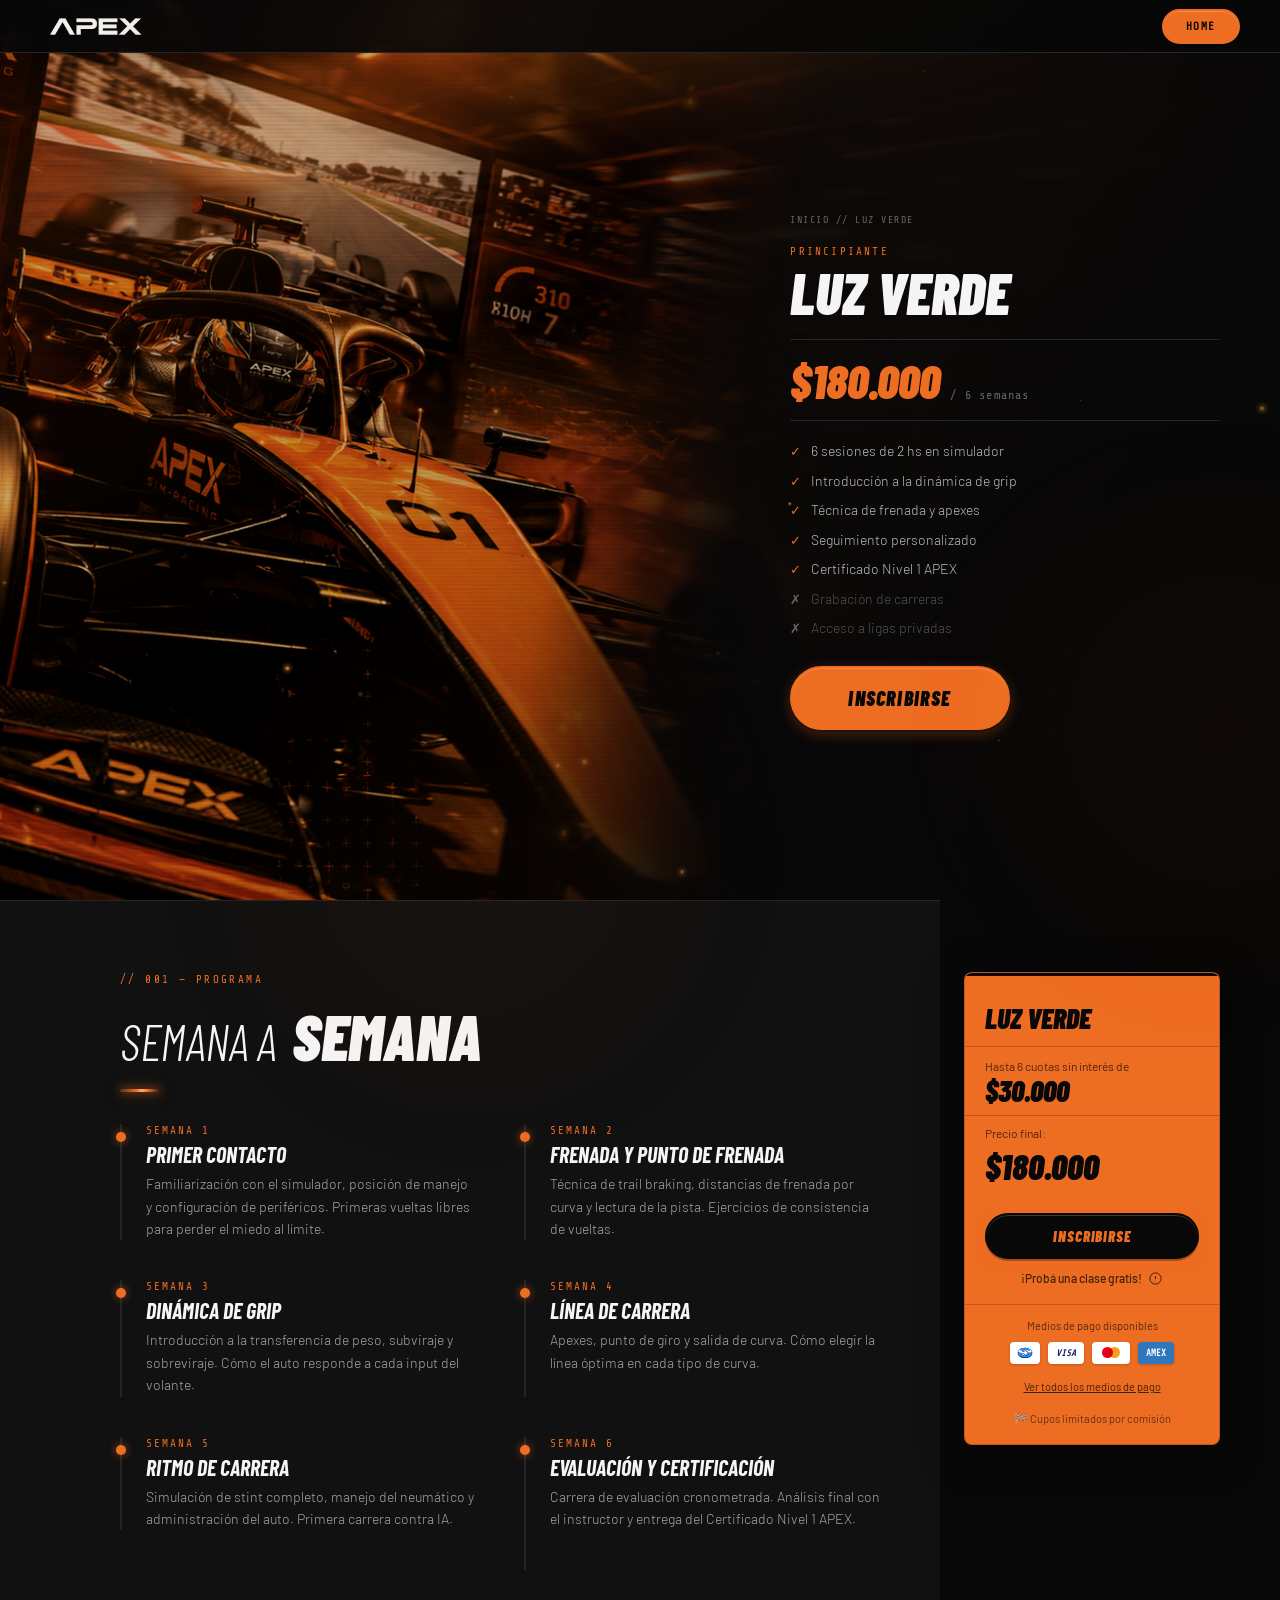
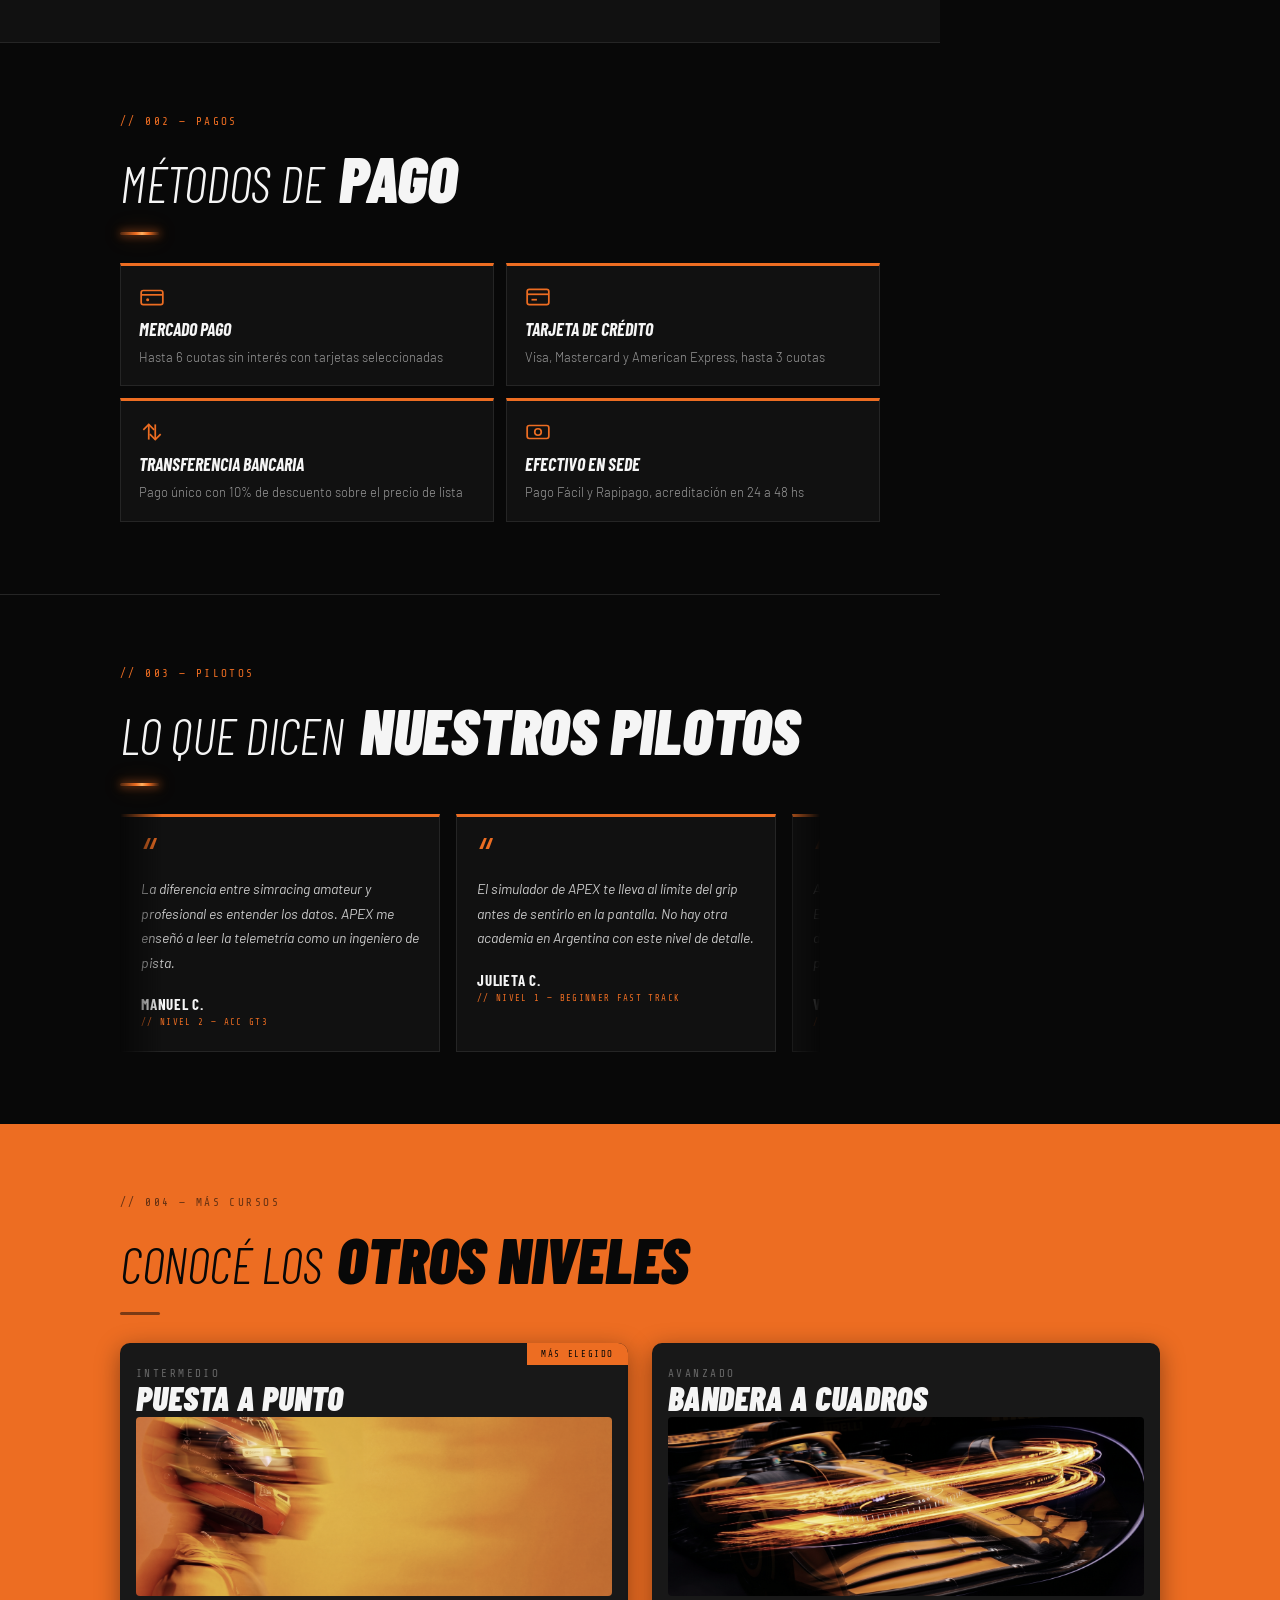
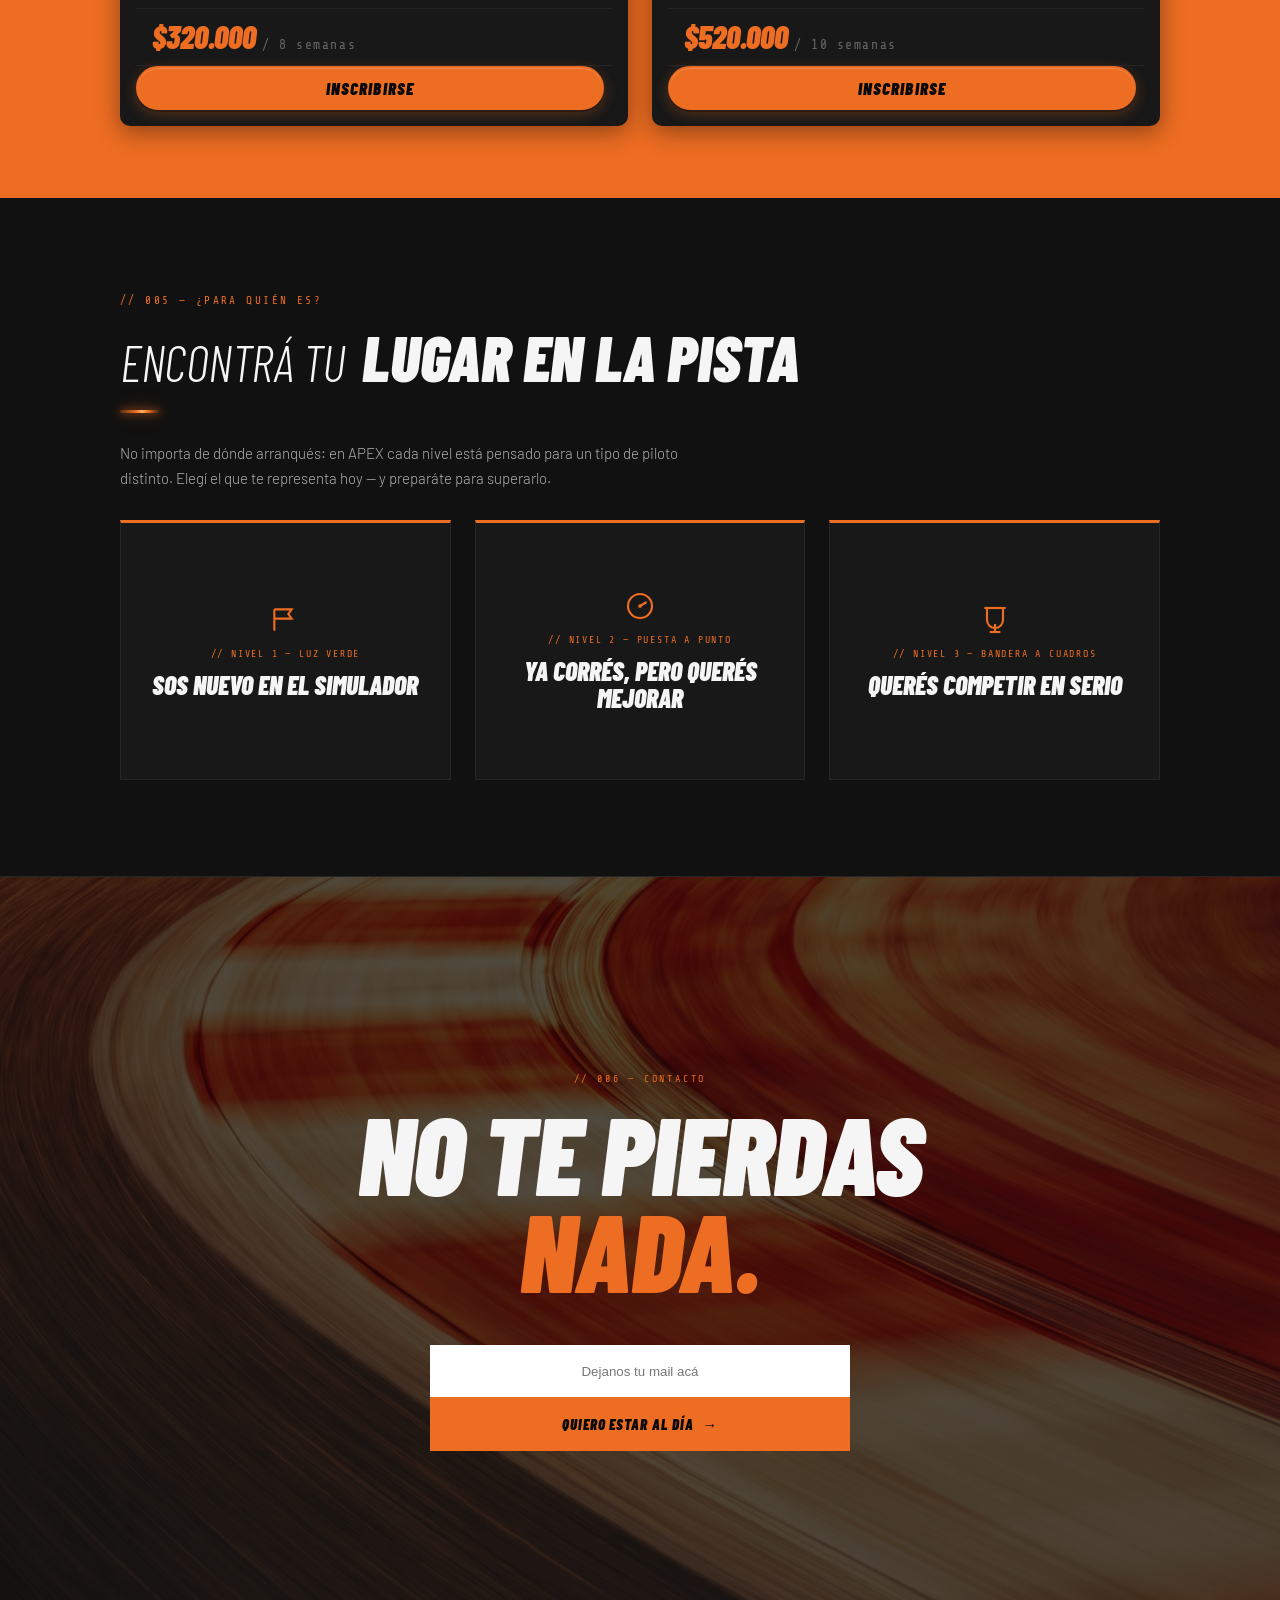
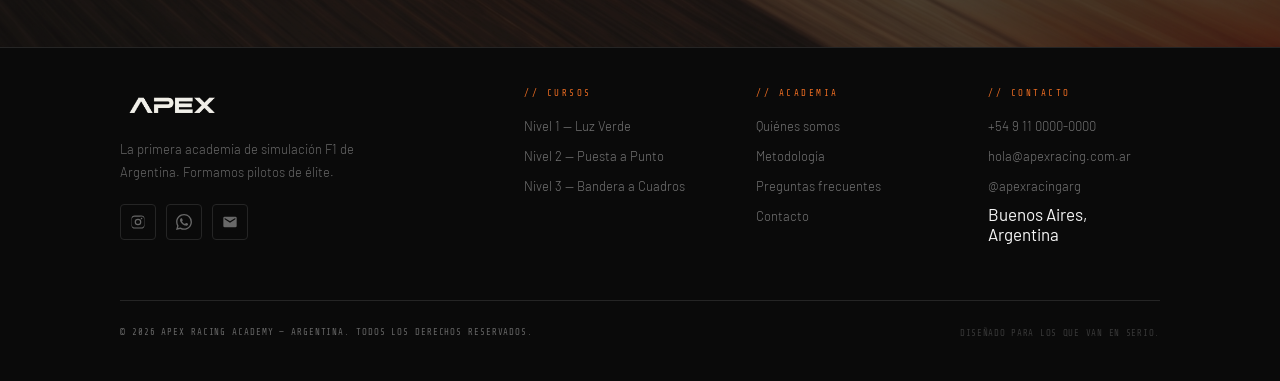
<file: detalle.html>
<!DOCTYPE html>
<html lang="es">
<head>
  <meta charset="UTF-8">
  <meta name="viewport" content="width=device-width, initial-scale=1.0, maximum-scale=1.0">
  <title>Detalle del curso &mdash; APEX Racing Academy</title>
  <link href="https://fonts.googleapis.com/css2?family=Barlow+Condensed:ital,wght@0,300;0,400;0,700;0,900;1,300;1,700;1,900&family=Barlow:wght@300;400;500&family=Share+Tech+Mono&display=swap" rel="stylesheet">
  <link rel="preload" as="image" href="images/logo.png">
  <link rel="stylesheet" href="css/style.css?v=3">
  <link rel="stylesheet" href="css/detalle.css?v=3">
</head>
<body>

<div class="ambient-light light-left"></div>
<div class="ambient-light light-right"></div>
<div class="ambient-light light-center"></div>
<div class="light-beam"></div>
<canvas id="particleCanvas"></canvas>

<!-- NAV -->
<nav id="mainNav">
  <div class="nav-logo"><img src="images/logo.png" alt="APEX" fetchpriority="high"></div>
  <div class="nav-links-desktop">
    <a href="index.html" class="nav-cta-btn">HOME</a>
  </div>
  <button class="nav-menu-btn" onclick="toggleMenu()">MEN&Uacute;</button>
</nav>

<!-- MOBILE MENU -->
<div class="mobile-menu" id="mobileMenu">
  <button class="menu-close" onclick="toggleMenu()">&#x2715;</button>
  <a href="index.html" onclick="toggleMenu()">Home</a>
  <a href="#contact" onclick="toggleMenu()">Contacto</a>
</div>

<!-- =====================================================
     HERO: imagen izquierda + tarjeta derecha
     ===================================================== -->
<section class="detalle-hero" id="detalle-hero">
  <div class="detalle-hero__img" id="hero-bg"></div>
  <div class="detalle-hero__card">
    <div class="detalle-hero__breadcrumb">
      <a href="index.html">Inicio</a> // <span id="curso-titulo-breadcrumb">Detalle del curso</span>
    </div>
    <p class="detalle-hero__nivel" id="hero-nivel">NIVEL</p>
    <h1 class="detalle-hero__titulo" id="hero-titulo">CARGANDO...</h1>
    <div class="detalle-hero__precio">
      <span class="detalle-hero__monto" id="hero-precio">$0</span>
      <span class="detalle-hero__duracion" id="hero-duracion">/ 0 semanas</span>
    </div>
    <ul class="detalle-hero__features" id="hero-features"></ul>
    <a href="#contact" class="course-cta course-cta--featured">INSCRIBIRSE</a>
  </div>
</section>

<!-- QUÉ INCLUYE -->
<section class="que-incluye" id="que-incluye">
  <div class="section-label">// CONTENIDO</div>
  <h2 class="section-title">
    <span class="light">&iquest;Qu&eacute;</span>
    <span class="bold">incluye?</span>
  </h2>
  <div class="divider"></div>
  <ul class="que-incluye__list" id="que-incluye-list">
    <!-- JS puebla este listado con las mismas caracteristicas del curso -->
  </ul>
</section>

<!-- =====================================================
     BODY: contenido principal + sidebar sticky
     ===================================================== -->
<div class="detalle-body">

  <!-- COLUMNA PRINCIPAL -->
  <div class="detalle-main">

    <!-- PROGRAMA -->
    <section class="timeline-section" id="programa">
      <div class="section-label">// 001 &mdash; PROGRAMA</div>
      <h2 class="section-title">
        <span class="light">Semana a</span>
        <span class="bold">semana</span>
      </h2>
      <div class="divider"></div>
      <div class="timeline" id="timeline-contenido">
        <!-- JS -->
      </div>
    </section>

    <!-- M&Eacute;TODOS DE PAGO -->
    <section class="metodos-pago" id="metodos-pago">
      <div class="section-label">// 002 &mdash; PAGOS</div>
      <h2 class="section-title">
        <span class="light">M&eacute;todos de</span>
        <span class="bold">pago</span>
      </h2>
      <div class="divider"></div>
      <div class="metodos-pago__grid" id="metodos-pago-grid">
        <!-- JS -->
      </div>
    </section>

    <!-- TESTIMONIOS -->
    <section class="testimonials" id="pilotos">
      <div class="section-label">// 003 &mdash; PILOTOS</div>
      <h2 class="section-title">
        <span class="light">Lo que dicen</span>
        <span class="bold">nuestros pilotos</span>
      </h2>
      <div class="divider"></div>
      <div class="testi-marquee-wrap">
        <div class="testi-marquee" id="pilotos-track">
          <!-- JS -->
        </div>
      </div>
    </section>

  </div><!-- /detalle-main -->

  <!-- ═══════════════════════════════════════════
       FIX 3: SIDEBAR STICKY
       Visible durante secciones 1 (programa) y 2 (pagos).
       Contiene: nivel, nombre, features, precio, CTA.
       JS lo oculta cuando el scroll pasa de esas secciones.
  ═══════════════════════════════════════════ -->
  <aside class="detalle-sidebar" id="detalle-sidebar">
    <div class="sidebar-card" id="sidebar-card">
      <!-- Badge nivel — JS rellena el contenido -->
      <span class="sidebar-badge" id="sidebar-nivel">NIVEL</span>
      <h2 class="sidebar-titulo" id="sidebar-titulo">CARGANDO...</h2>

      <!-- Cuotas -->
      <div class="sidebar-cuotas">
        <p class="sidebar-cuotas__label">Hasta 6 cuotas sin inter&eacute;s de</p>
        <div class="sidebar-cuotas__monto" id="sidebar-cuota-monto">$0</div>
      </div>

      <!-- Precio final -->
      <div class="sidebar-precio">
        <span class="sidebar-precio__label">Precio final:</span>
        <span class="sidebar-monto" id="sidebar-precio">$0</span>
      </div>

      <!-- CTA -->
      <a href="#contact" class="course-cta course-cta--featured">INSCRIBIRSE</a>

      <a href="#contact" class="sidebar-clase-gratis">
        &iexcl;Prob&aacute; una clase gratis!
        <svg viewBox="0 0 24 24" fill="none" stroke="currentColor" stroke-width="1.6"><circle cx="12" cy="12" r="9"/><path d="M12 8v5"/><circle cx="12" cy="16" r=".6" fill="currentColor" stroke="none"/></svg>
      </a>

      <div class="sidebar-pagos">
        <p class="sidebar-pagos__label">Medios de pago disponibles</p>
        <div class="sidebar-pagos__icons">
          <span class="pago-chip pago-chip--mp">
  <img src="images/MERCADOPAGO.svg" alt="Mercado Pago"></span>
          <span class="pago-chip pago-chip--visa">VISA</span>
          <span class="pago-chip pago-chip--mc"><i></i><i></i></span>
          <span class="pago-chip pago-chip--amex">AMEX</span>
        </div>
        <a href="#metodos-pago" class="sidebar-pagos__link">Ver todos los medios de pago</a>
      </div>

      <p class="sidebar-cupos">&#127937; Cupos limitados por comisi&oacute;n</p>
    </div>
  </aside>

</div><!-- /detalle-body -->
<section class="otros-niveles" id="otros-niveles">
      <div class="section-label">// 004 &mdash; M&Aacute;S CURSOS</div>
      <h2 class="section-title">
        <span class="light">Conoc&eacute; los</span>
        <span class="bold">otros niveles</span>
      </h2>
      <div class="divider"></div>
      <div class="otros-niveles__grid" id="otros-niveles-grid">
        <!-- JS -->
      </div>
    </section>

<!-- ¿PARA QUIÉN ES? -->
<section class="para-quien" id="para-quien">
  <div class="section-label">// 005 &mdash; &iquest;PARA QUI&Eacute;N ES?</div>
  <h2 class="section-title">
    <span class="light">Encontr&aacute; tu</span>
    <span class="bold">lugar en la pista</span>
  </h2>
  <div class="divider"></div>
  <p class="para-quien__intro">No importa de d&oacute;nde arranqu&eacute;s: en APEX cada nivel est&aacute; pensado para un tipo de piloto distinto. Eleg&iacute; el que te representa hoy &mdash; y prepar&aacute;te para superarlo.</p>
  <div class="para-quien__grid">

    <div class="para-quien__card">
      <div class="para-quien__flip">
        <div class="para-quien__front">
          <div class="para-quien__icono">
            <svg viewBox="0 0 24 24" fill="none" stroke="currentColor" stroke-width="1.6"><path d="M4 4v16"/><path d="M4 4h13l-2.5 3.5L17 11H4"/></svg>
          </div>
          <span class="para-quien__tag">// NIVEL 1 &mdash; LUZ VERDE</span>
          <h3>Sos nuevo en el simulador</h3>
        </div>
        <div class="para-quien__back">
          <p>Nunca corriste de forma seria y quer&eacute;s empezar bien, sin quemar etapas. Te ense&ntilde;amos la base t&eacute;cnica &mdash; frenada, l&iacute;nea de manejo, control del auto &mdash; para que dejes de manejar por instinto y empieces a manejar con criterio.</p>
        </div>
      </div>
    </div>

    <div class="para-quien__card">
      <div class="para-quien__flip">
        <div class="para-quien__front">
          <div class="para-quien__icono">
            <svg viewBox="0 0 24 24" fill="none" stroke="currentColor" stroke-width="1.6"><circle cx="12" cy="12" r="9"/><path d="M12 12l5-3"/><circle cx="12" cy="12" r="1.4" fill="currentColor" stroke="none"/></svg>
          </div>
          <span class="para-quien__tag">// NIVEL 2 &mdash; PUESTA A PUNTO</span>
          <h3>Ya corr&eacute;s, pero quer&eacute;s mejorar</h3>
        </div>
        <div class="para-quien__back">
          <p>Sab&eacute;s dar una vuelta prolija, pero sent&iacute;s que top&eacute; un techo. Ac&aacute; entr&aacute;s en telemetr&iacute;a y setup: dej&aacute;s de manejar a ojo y empez&aacute;s a tomar decisiones con datos, como un ingeniero de pista.</p>
        </div>
      </div>
    </div>

    <div class="para-quien__card">
      <div class="para-quien__flip">
        <div class="para-quien__front">
          <div class="para-quien__icono">
            <svg viewBox="0 0 24 24" fill="none" stroke="currentColor" stroke-width="1.6"><path d="M4 3h16"/><path d="M6 3v9a6 6 0 0 0 12 0V3"/><path d="M12 15v6"/><path d="M8 21h8"/></svg>
          </div>
          <span class="para-quien__tag">// NIVEL 3 &mdash; BANDERA A CUADROS</span>
          <h3>Quer&eacute;s competir en serio</h3>
        </div>
        <div class="para-quien__back">
          <p>No te alcanza con andar r&aacute;pido: quer&eacute;s pelear posiciones, cerrar estrategias y ganar. Este nivel te prepara para las ligas privadas APEX, donde compet&iacute;s codo a codo con los pilotos m&aacute;s exigentes de la academia.</p>
        </div>
      </div>
    </div>

  </div>
</section>

<!-- NEWSLETTER / CONTACTO -->
<section class="newsletter" id="contact">
  <div class="newsletter-bg" style="background-image:url('images/Contacto.jpeg')"></div>
  <div class="newsletter-overlay"></div>
  <div class="newsletter-content">
    <div class="newsletter-eyebrow">// 006 &mdash; CONTACTO</div>
    <h2 class="newsletter-title">
      NO TE PIERDAS<br>
      <span class="accent">NADA.</span>
    </h2>
   <form class="newsletter-form" onsubmit="return false;">
  <div class="newsletter-row">
    <input
      class="newsletter-input"
      type="email"
      placeholder="Dejanos tu mail acá"
      autocomplete="email"
    >
    <button class="newsletter-submit" type="submit">
      QUIERO ESTAR AL D&Iacute;A &nbsp;&#8594;
    </button>
  </div>
</form>
    </form>
  </div>
</section>

<!-- FOOTER -->
<footer>
  <div class="footer-top">
    <div class="footer-brand">
      <div class="footer-logo-wrap"><img loading="lazy" src="images/logo.png" alt="APEX"></div>
      <p class="footer-tagline">La primera academia de simulaci&oacute;n F1 de Argentina. Formamos pilotos de &eacute;lite.</p>
      <div class="footer-socials">
        <a href="https://instagram.com/apexracingarg" class="footer-social-btn" target="_blank" aria-label="Instagram">
          <svg viewBox="0 0 24 24"><path d="M12 2.163c3.204 0 3.584.012 4.85.07 1.366.062 2.633.333 3.608 1.308.975.975 1.246 2.242 1.308 3.608.058 1.266.07 1.646.07 4.85s-.012 3.584-.07 4.85c-.062 1.366-.333 2.633-1.308 3.608-.975.975-2.242 1.246-3.608 1.308-1.266.058-1.646.07-4.85.07s-3.584-.012-4.85-.07c-1.366-.062-2.633-.333-3.608-1.308-.975-.975-1.246-2.242-1.308-3.608C2.175 15.584 2.163 15.204 2.163 12s.012-3.584.07-4.85c.062-1.366.333-2.633 1.308-3.608C4.516 2.567 5.783 2.296 7.15 2.234 8.416 2.175 8.796 2.163 12 2.163zm0 1.802c-3.15 0-3.503.011-4.755.069-1.08.049-1.67.228-2.063.378a3.44 3.44 0 0 0-1.276.83 3.44 3.44 0 0 0-.83 1.276c-.15.393-.329.983-.378 2.063C2.646 9.497 2.635 9.85 2.635 12s.011 2.503.069 3.755c.049 1.08.228 1.67.378 2.063.193.493.432.856.83 1.276.42.42.783.637 1.276.83.393.15.983.329 2.063.378C8.497 20.354 8.85 20.365 12 20.365s3.503-.011 4.755-.069c1.08-.049 1.67-.228 2.063-.378a3.44 3.44 0 0 0 1.276-.83 3.44 3.44 0 0 0 .83-1.276c.15-.393.329-.983.378-2.063.058-1.252.069-1.605.069-3.755s-.011-2.503-.069-3.755c-.049-1.08-.228-1.67-.378-2.063a3.44 3.44 0 0 0-.83-1.276 3.44 3.44 0 0 0-1.276-.83c-.393-.15-.983-.329-2.063-.378C15.503 3.977 15.15 3.965 12 3.965zm0 3.063a4.972 4.972 0 1 1 0 9.944 4.972 4.972 0 0 1 0-9.944zm0 1.802a3.17 3.17 0 1 0 0 6.34 3.17 3.17 0 0 0 0-6.34zm5.338-3.205a1.162 1.162 0 1 1 0 2.324 1.162 1.162 0 0 1 0-2.324z"/></svg>
        </a>
        <a href="https://wa.me/5491100000000" class="footer-social-btn" target="_blank" aria-label="WhatsApp">
          <svg viewBox="0 0 24 24"><path d="M17.472 14.382c-.297-.149-1.758-.867-2.03-.967-.273-.099-.471-.148-.67.15-.197.297-.767.966-.94 1.164-.173.199-.347.223-.644.075-.297-.15-1.255-.463-2.39-1.475-.883-.788-1.48-1.761-1.653-2.059-.173-.297-.018-.458.13-.606.134-.133.298-.347.446-.52.149-.174.198-.298.298-.497.099-.198.05-.371-.025-.52-.075-.149-.669-1.612-.916-2.207-.242-.579-.487-.5-.669-.51-.173-.008-.371-.01-.57-.01-.198 0-.52.074-.792.372-.272.297-1.04 1.016-1.04 2.479 0 1.462 1.065 2.875 1.213 3.074.149.198 2.096 3.2 5.077 4.487.709.306 1.262.489 1.694.625.712.227 1.36.195 1.871.118.571-.085 1.758-.719 2.006-1.413.248-.694.248-1.289.173-1.413-.074-.124-.272-.198-.57-.347m-5.421 7.403h-.004a9.87 9.87 0 0 1-5.031-1.378l-.361-.214-3.741.982.998-3.648-.235-.374a9.86 9.86 0 0 1-1.51-5.26c.001-5.45 4.436-9.884 9.888-9.884 2.64 0 5.122 1.03 6.988 2.898a9.825 9.825 0 0 1 2.893 6.994c-.003 5.45-4.437 9.884-9.885 9.884m8.413-18.297A11.815 11.815 0 0 0 12.05 0C5.495 0 .16 5.335.157 11.892c0 2.096.547 4.142 1.588 5.945L.057 24l6.305-1.654a11.882 11.882 0 0 0 5.683 1.448h.005c6.554 0 11.89-5.335 11.893-11.893a11.821 11.821 0 0 0-3.48-8.413z"/></svg>
        </a>
        <a href="mailto:hola@apexracing.com.ar" class="footer-social-btn" aria-label="Email">
          <svg viewBox="0 0 24 24"><path d="M20 4H4a2 2 0 0 0-2 2v12a2 2 0 0 0 2 2h16a2 2 0 0 0 2-2V6a2 2 0 0 0-2-2zm0 4-8 5-8-5V6l8 5 8-5v2z"/></svg>
        </a>
      </div>
    </div>
    <div>
      <div class="footer-col-label">// CURSOS</div>
      <ul class="footer-nav">
        <li><a href="detalle.html?curso=luz-verde">Nivel 1 &mdash; Luz Verde</a></li>
        <li><a href="detalle.html?curso=puesta-a-punto">Nivel 2 &mdash; Puesta a Punto</a></li>
        <li><a href="detalle.html?curso=bandera-a-cuadros">Nivel 3 &mdash; Bandera a Cuadros</a></li>
      </ul>
    </div>
    <div>
      <div class="footer-col-label">// ACADEMIA</div>
      <ul class="footer-nav">
        <li><a href="index.html#about">Qui&eacute;nes somos</a></li>
        <li><a href="index.html#what">Metodolog&iacute;a</a></li>
        <li><a href="index.html#faq">Preguntas frecuentes</a></li>
        <li><a href="#contact">Contacto</a></li>
      </ul>
    </div>
    <div>
      <div class="footer-col-label">// CONTACTO</div>
      <ul class="footer-nav">
        <li><a href="https://wa.me/5491100000000">+54 9 11 0000-0000</a></li>
        <li><a href="mailto:hola@apexracing.com.ar">hola@apexracing.com.ar</a></li>
        <li><a href="https://instagram.com/apexracingarg">@apexracingarg</a></li>
        <li>Buenos Aires, Argentina</li>
      </ul>
    </div>
  </div>
  <hr class="footer-divider">
  <div class="footer-bottom">
    <div class="footer-copy">&#169; 2026 APEX RACING ACADEMY &mdash; ARGENTINA. TODOS LOS DERECHOS RESERVADOS.</div>
    <div class="footer-legal">DISE&Ntilde;ADO PARA LOS QUE VAN EN SERIO.</div>
  </div>
</footer>

<!-- Bot&oacute;n flotante WhatsApp -->
<a href="https://wa.me/5491100000000" class="wa-float" id="waFloat" target="_blank" aria-label="WhatsApp">
  <svg viewBox="0 0 24 24"><path d="M17.472 14.382c-.297-.149-1.758-.867-2.03-.967-.273-.099-.471-.148-.67.15-.197.297-.767.966-.94 1.164-.173.199-.347.223-.644.075-.297-.15-1.255-.463-2.39-1.475-.883-.788-1.48-1.761-1.653-2.059-.173-.297-.018-.458.13-.606.134-.133.298-.347.446-.52.149-.174.198-.298.298-.497.099-.198.05-.371-.025-.52-.075-.149-.669-1.612-.916-2.207-.242-.579-.487-.5-.669-.51-.173-.008-.371-.01-.57-.01-.198 0-.52.074-.792.372-.272.297-1.04 1.016-1.04 2.479 0 1.462 1.065 2.875 1.213 3.074.149.198 2.096 3.2 5.077 4.487.709.306 1.262.489 1.694.625.712.227 1.36.195 1.871.118.571-.085 1.758-.719 2.006-1.413.248-.694.248-1.289.173-1.413-.074-.124-.272-.198-.57-.347m-5.421 7.403h-.004a9.87 9.87 0 0 1-5.031-1.378l-.361-.214-3.741.982.998-3.648-.235-.374a9.86 9.86 0 0 1-1.51-5.26c.001-5.45 4.436-9.884 9.888-9.884 2.64 0 5.122 1.03 6.988 2.898a9.825 9.825 0 0 1 2.893 6.994c-.003 5.45-4.437 9.884-9.885 9.884m8.413-18.297A11.815 11.815 0 0 0 12.05 0C5.495 0 .16 5.335.157 11.892c0 2.096.547 4.142 1.588 5.945L.057 24l6.305-1.654a11.882 11.882 0 0 0 5.683 1.448h.005c6.554 0 11.89-5.335 11.893-11.893a11.821 11.821 0 0 0-3.48-8.413z"/></svg>
</a>

<script src="js/cursos-data.js?v=3"></script>
<script src="js/detalle.js?v=3"></script>
<script src="js/main.js?v=3" defer></script>


<script>
// ── QUÉ INCLUYE: poblar la lista con las características del curso ──
// detalle.js llama pintarCurso() dentro de DOMContentLoaded,
// así que esperamos a que el DOM esté listo y luego leemos los items
// ya renderizados en #hero-features para duplicarlos en #que-incluye-list.
document.addEventListener('DOMContentLoaded', function() {
  // Pequeño delay para que pintarCurso() haya terminado
  setTimeout(function() {
    var heroFeatures = document.getElementById('hero-features');
    var incluye = document.getElementById('que-incluye-list');
    if (!heroFeatures || !incluye) return;
    // Clonar los mismos li que generó pintarCurso() en el hero
    incluye.innerHTML = heroFeatures.innerHTML;
  }, 80);
});

// El sidebar es poblado directamente por detalle.js → pintarCurso()

// ── SIDEBAR ──
// Desktop (≥1024px): tarjeta "position: sticky" dentro de una columna
// que tiene el mismo alto que programa+pagos+testimonios. Por eso NO
// se toca opacity/display acá — el propio sticky hace que la tarjeta
// acompañe el scroll y, al terminar esa columna, se despegue y
// "scrollee con la página" de forma nativa, igual que la referencia.
//
// Mobile (<1024px): la tarjeta pasa a ser una barra flotante fija
// (position: fixed, ver CSS). Como fixed no tiene noción de "columna",
// ahí sí necesitamos JS: aparece recién después del hero y se
// oculta una vez pasada la sección de testimonios.
(function() {
  const sidebar = document.getElementById('detalle-sidebar');
  if (!sidebar) return;

  function updateSidebar() {
    const isDesktop = window.innerWidth >= 1024;

    if (isDesktop) {
      // Sin intervención: el sticky nativo se encarga de todo.
      sidebar.style.opacity = '';
      sidebar.style.pointerEvents = '';
      return;
    }

    const hero = document.getElementById('detalle-hero');
    const testimonials = document.getElementById('pilotos'); // sección de testimonios
    if (!testimonials) { sidebar.style.opacity = '1'; sidebar.style.pointerEvents = 'auto'; return; }

    // Recién aparece después de pasar el hero, y se oculta al llegar
    // al final de la sección de testimonios.
    const heroBottom = hero ? hero.offsetTop + hero.offsetHeight - 80 : 0;
    const hideFrom = testimonials.offsetTop + testimonials.offsetHeight - 100;
    const visible = window.scrollY >= heroBottom && window.scrollY < hideFrom;
    sidebar.style.opacity       = visible ? '1' : '0';
    sidebar.style.pointerEvents = visible ? 'auto' : 'none';
  }

  window.addEventListener('scroll', updateSidebar, { passive: true });
  window.addEventListener('resize', updateSidebar);
  // Correr después de que detalle.js pueble el contenido
  setTimeout(updateSidebar, 100);
})();

// ── ¿PARA QUIÉN ES?: click/tap para dar vuelta la card ──
// En desktop (mouse real) el CSS ya la da vuelta con hover.
// Acá sumamos el click para que también funcione con touch,
// y sirve como alternativa en desktop también.
(function() {
  document.querySelectorAll('.para-quien__card').forEach(function(card) {
    card.addEventListener('click', function() {
      card.classList.toggle('is-flipped');
    });
  });
})();

// ── BOTÓN FLOTANTE DE WHATSAPP: recién aparece después del hero ──
// Así no se pisa con el botón "Inscribirse" del hero, que en mobile
// ocupa todo el ancho de la pantalla.
(function() {
  var wa = document.getElementById('waFloat');
  var hero = document.getElementById('detalle-hero');
  if (!wa || !hero) return;

  function updateWaFloat() {
    var heroBottom = hero.offsetTop + hero.offsetHeight;
    var pasoElHero = window.scrollY >= heroBottom - 120;
    wa.style.opacity = pasoElHero ? '1' : '0';
    wa.style.pointerEvents = pasoElHero ? 'auto' : 'none';
  }

  window.addEventListener('scroll', updateWaFloat, { passive: true });
  window.addEventListener('resize', updateWaFloat);
  updateWaFloat();
})();
</script>
</body>

</html>
</file>
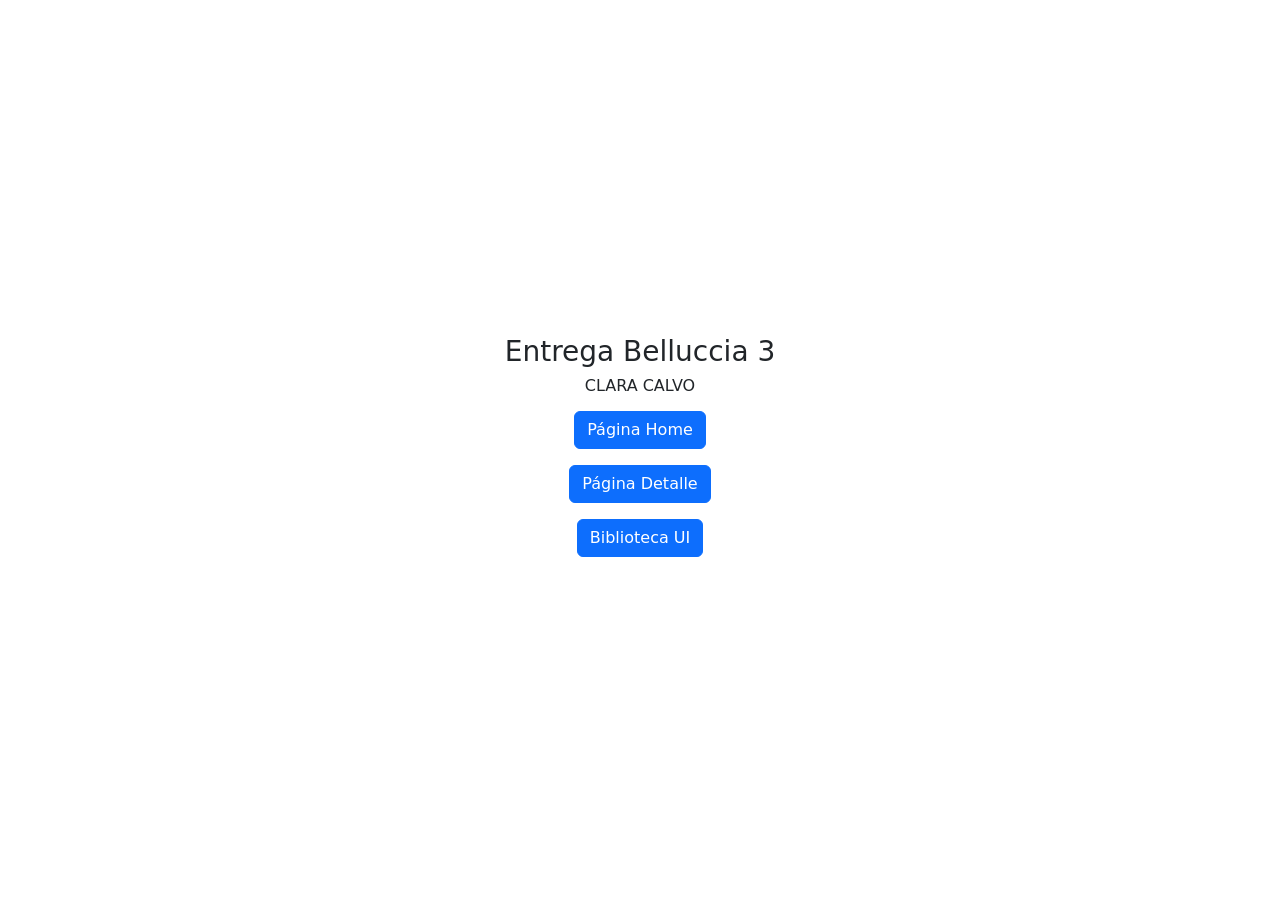
<file: ENTREGA_CALVO.html>
<!DOCTYPE html><html lang="es"><head><meta charset="UTF-8"><meta name="viewport" content="width=device-width, initial-scale=1.0"><!--NO TOCAR-->
<!--Modificar Título de página-->    
<title>Marca - Apellido Nombre</title>

<!--NO TOCAR--><link href="https://cdn.jsdelivr.net/npm/bootstrap@5.3.3/dist/css/bootstrap.min.css" rel="stylesheet" integrity="sha384-QWTKZyjpPEjISv5WaRU9OFeRpok6YctnYmDr5pNlyT2bRjXh0JMhjY6hW+ALEwIH" crossorigin="anonymous"></head><body><main><div class="container d-flex flex-column align-items-center justify-content-center" style="height: 100vh; width: 100%;"><!--NO TOCAR-->


    <h3>Entrega Belluccia 3</h3>
    <h6>CLARA CALVO</h6>
    <!--Insertar link debajo-->
    <a href="https://claricalvo.github.io/DG3_Web_Bienhecho/index.html">
    <button type="button" class="btn btn-primary my-2">Página Home</button></a>
    <!--Insertar link debajo-->
    <a href="https://claricalvo.github.io/DG3_Web_Bienhecho/detalle.html?curso=puesta-a-punto">
    <button type="button" class="btn btn-primary my-2">Página Detalle</button></a>
    <!--Insertar link debajo-->
    <a href="https://claricalvo.github.io/DG3_Web_Bienhecho/biblioteca.html">
    <button type="button" class="btn btn-primary my-2">Biblioteca UI</button></a>
        

<!--NO TOCAR--></div></main></body><script src="https://cdn.jsdelivr.net/npm/bootstrap@5.3.3/dist/js/bootstrap.bundle.min.js" integrity="sha384-YvpcrYf0tY3lHB60NNkmXc5s9fDVZLESaAA55NDzOxhy9GkcIdslK1eN7N6jIeHz" crossorigin="anonymous"></script></html>
</file>
<file: apex-racing/css/style.css>
/* ── RESET & VARIABLES ── */
*, *::before, *::after { margin:0; padding:0; box-sizing:border-box; }
:root {
  --orange: #ED6D22;
  --orange-dim: #b85218;
  --black: #080808;
  --dark: #111111;
  --mid: #181818;
  --line: #252525;
  --white: #f5f5f5;
  --grey: #666;
  --mono: 'Share Tech Mono', monospace;
  --display: 'Barlow Condensed', sans-serif;
  --body: 'Barlow', sans-serif;
}
html { scroll-behavior: smooth; }
body { background:var(--black); color:var(--white); font-family:var(--body); overflow-x:hidden; }
body::before {
  content:''; position:fixed; inset:0;
  background:repeating-linear-gradient(0deg,transparent,transparent 2px,rgba(0,0,0,0.05) 2px,rgba(0,0,0,0.05) 4px);
  pointer-events:none; z-index:9999;
}

/* ── NAV ── */
nav {
  position:fixed; top:0; left:0; right:0; z-index:1000;
  display:flex; align-items:center; justify-content:space-between;
  padding:12px 20px;
  background:rgba(8,8,8,0.88); backdrop-filter:blur(16px);
  border-bottom:1px solid var(--line);
}
.nav-logo img { height:38px; display:block; }
.nav-menu-btn {
  background:none; border:1px solid var(--orange); color:var(--orange);
  font-family:var(--mono); font-size:10px; letter-spacing:0.15em;
  padding:8px 16px; cursor:pointer; text-transform:uppercase; transition:all 0.2s;
}
.nav-menu-btn:active { background:var(--orange); color:var(--black); }

/* ── MOBILE MENU ── */
.mobile-menu {
  position:fixed; inset:0; background:var(--black); z-index:999;
  display:flex; flex-direction:column; justify-content:center; align-items:center; gap:36px;
  transform:translateX(100%); transition:transform 0.4s cubic-bezier(0.77,0,0.175,1);
}
.mobile-menu.open { transform:translateX(0); }
.mobile-menu a {
  font-family:var(--display); font-style:italic; font-weight:900; font-size:44px;
  color:var(--white); text-decoration:none; text-transform:uppercase; transition:color 0.2s;
}
.mobile-menu a:active { color:var(--orange); }
.menu-close {
  position:absolute; top:20px; right:20px;
  background:none; border:none; color:var(--orange); font-size:28px; cursor:pointer;
}

/* ── HERO ── */
.hero {
  position:relative; height:100svh; min-height:620px; overflow:hidden;
  display:flex; flex-direction:column; justify-content:flex-end;
  padding:0 24px 72px;
}
.hero-slide {
  position:absolute; inset:0; background-size:cover; background-position:center;
  opacity:0; transition:opacity 1.2s ease;
}
.hero-slide.active { opacity:1; }
.hero-slide::after {
  content:''; position:absolute; inset:0;
  background:linear-gradient(180deg,rgba(8,8,8,0.08) 0%,rgba(8,8,8,0.04) 30%,rgba(8,8,8,0.68) 65%,rgba(8,8,8,0.97) 100%);
}
.hero-content { position:relative; z-index:2; }
.hero-eyebrow {
  font-family:var(--mono); font-size:10px; color:var(--orange);
  letter-spacing:0.2em; text-transform:uppercase; margin-bottom:14px;
  opacity:0; animation:fadeUp 0.8s 0.4s ease-out forwards;
}
.hero-title {
  font-family:var(--display); font-style:italic; font-weight:900;
  font-size:clamp(62px,18vw,86px); line-height:0.9;
  text-transform:uppercase; letter-spacing:-0.01em; color:var(--white);
  opacity:0; animation:fadeUp 0.8s 0.6s ease-out forwards;
}
.hero-title .accent { color:var(--orange); display:block; }
.hero-sub {
  font-family:var(--body); font-size:13px; font-weight:300;
  color:rgba(245,245,245,0.62); letter-spacing:0.06em;
  text-transform:uppercase; margin-top:16px; line-height:1.65;
  opacity:0; animation:fadeUp 0.8s 0.8s ease-out forwards;
}
.hero-cta { margin-top:32px; text-align:right; opacity:0; animation:fadeUp 0.8s 1s ease-out forwards; }
.hero-data {
  position:absolute; right:20px; top:50%; transform:translateY(-50%);
  z-index:3; display:flex; flex-direction:column; gap:12px;
  opacity:0; animation:fadeIn 1s 1.4s ease-out forwards;
}
.data-chip {
  font-family:var(--mono); font-size:9px; color:var(--orange);
  letter-spacing:0.12em; border-left:2px solid var(--orange); padding-left:8px;
}
.hero-indicators {
  position:absolute; bottom:28px; left:0; right:0;
  display:flex; justify-content:center; gap:8px; z-index:3;
}
.hero-dot {
  width:24px; height:2px; background:rgba(245,245,245,0.2);
  border:none; cursor:pointer; padding:0; transition:background 0.3s, width 0.3s;
}
.hero-dot.active { background:var(--orange); width:40px; }

/* ── BUTTONS ── */
.btn-primary {
  display:inline-block; background:var(--orange); color:var(--black);
  font-family:var(--display); font-style:italic; font-weight:900;
  font-size:17px; letter-spacing:0.08em; text-transform:uppercase;
  padding:15px 32px; text-decoration:none;
  clip-path:polygon(0 0,calc(100% - 10px) 0,100% 100%,10px 100%);
  transition:background 0.2s, transform 0.15s;
}
.btn-primary:active { transform:scale(0.97); background:var(--orange-dim); }
.btn-wrap { text-align:right; }

/* ── SECTION BASE ── */
section { padding:72px 24px; }
.section-label {
  font-family:var(--mono); font-size:10px; color:var(--orange);
  letter-spacing:0.25em; text-transform:uppercase; margin-bottom:16px;
}
.section-title { font-family:var(--display); text-transform:uppercase; letter-spacing:-0.01em; line-height:1; }
.section-title .light { font-style:italic; font-weight:300; font-size:clamp(34px,9.5vw,48px); display:block; }
.section-title .bold  { font-style:italic; font-weight:900; font-size:clamp(42px,11.5vw,58px); display:block; }
.divider { width:40px; height:3px; background:var(--orange); margin:20px 0 28px; }

@keyframes fadeUp { from{opacity:0;transform:translateY(20px)} to{opacity:1;transform:translateY(0)} }
@keyframes fadeIn { from{opacity:0} to{opacity:1} }

/* ── ABOUT ── */
.about { background:var(--dark); border-top:1px solid var(--line); }
.about-text { font-size:15px; font-weight:300; line-height:1.8; color:rgba(245,245,245,0.7); margin-bottom:28px; }
.about-img { width:100%; aspect-ratio:4/5; object-fit:cover; object-position:center top; filter:saturate(0.65); }
.about-stats { display:grid; grid-template-columns:1fr 1fr; gap:1px; background:var(--line); margin-top:28px; }
.stat-box { background:var(--dark); padding:24px 16px; text-align:center; }
.stat-num { font-family:var(--display); font-weight:900; font-style:italic; font-size:42px; color:var(--orange); line-height:1; }
.stat-label { font-family:var(--mono); font-size:9px; letter-spacing:0.2em; color:var(--grey); text-transform:uppercase; margin-top:6px; }

/* ── SPONSORS ── */
.sponsors {
  background:var(--black); border-top:1px solid var(--line); border-bottom:1px solid var(--line);
  padding:32px 0; overflow:hidden;
}
.sponsors-label { font-family:var(--mono); font-size:9px; color:var(--grey); letter-spacing:0.25em; text-transform:uppercase; text-align:center; margin-bottom:24px; }
.sponsors-track { display:flex; gap:52px; animation:scrolltrack 22s linear infinite; width:max-content; }
@keyframes scrolltrack { from{transform:translateX(0)} to{transform:translateX(-50%)} }
.sponsor-name { font-family:var(--display); font-weight:700; font-size:20px; letter-spacing:0.12em; text-transform:uppercase; color:rgba(245,245,245,0.15); white-space:nowrap; }

/* ── WHAT ── */
.what { background:var(--mid); }
.what-body { font-size:15px; font-weight:300; line-height:1.8; color:rgba(245,245,245,0.7); margin-bottom:28px; }
.video-frame {
  position:relative; width:100%; aspect-ratio:16/9;
  background:var(--black); border:1px solid var(--line);
  display:flex; align-items:center; justify-content:center;
  cursor:pointer; overflow:hidden; margin:28px 0 32px;
}
.video-frame img { position:absolute; inset:0; width:100%; height:100%; object-fit:cover; opacity:0.5; }
.video-play {
  position:relative; z-index:2; width:60px; height:60px;
  border:2px solid var(--orange); border-radius:50%;
  display:flex; align-items:center; justify-content:center;
  transition:background 0.2s, transform 0.15s;
}
.video-frame:active .video-play { background:var(--orange); transform:scale(0.94); }
.video-play::after { content:''; border-left:20px solid var(--orange); border-top:12px solid transparent; border-bottom:12px solid transparent; margin-left:4px; }
.video-frame:active .video-play::after { border-left-color:var(--black); }
.video-label { position:absolute; bottom:10px; left:12px; font-family:var(--mono); font-size:9px; color:var(--orange); letter-spacing:0.2em; z-index:2; }

/* ── TESTIMONIALS ── */
.testimonials { background:var(--black); border-top:1px solid var(--line); padding:72px 0; }
.testimonials .section-label, .testimonials .section-title { padding:0 24px; }
.testimonials .divider { margin-left:24px; }
.testi-slider { display:flex; gap:14px; overflow-x:auto; scroll-snap-type:x mandatory; -webkit-overflow-scrolling:touch; padding:28px 24px; scrollbar-width:none; }
.testi-slider::-webkit-scrollbar { display:none; }
.testi-card { flex:0 0 82%; scroll-snap-align:center; background:var(--dark); border:1px solid var(--line); border-top:3px solid var(--orange); padding:24px 20px; }
.testi-quote { font-size:14px; line-height:1.75; color:rgba(245,245,245,0.8); font-style:italic; margin-bottom:20px; }
.testi-quote::before { content:'\201C'; font-family:var(--display); font-size:52px; color:var(--orange); line-height:0.5; display:block; margin-bottom:10px; }
.testi-author { font-family:var(--display); font-weight:700; font-size:15px; text-transform:uppercase; letter-spacing:0.05em; }
.testi-role { font-family:var(--mono); font-size:9px; color:var(--orange); letter-spacing:0.15em; margin-top:4px; }
.testi-dots { display:flex; justify-content:center; gap:8px; padding-bottom:4px; }
.testi-dot { width:6px; height:6px; border-radius:50%; background:var(--line); border:none; cursor:pointer; transition:background 0.2s; }
.testi-dot.active { background:var(--orange); }

/* ── COURSE ── */
.course { position:relative; overflow:hidden; background:var(--black); border-top:1px solid var(--line); }
.course-bg { position:absolute; inset:0; background-size:cover; background-position:center; opacity:0.12; }
.course-content { position:relative; z-index:2; }
.course-desc { font-size:15px; font-weight:300; line-height:1.8; color:rgba(245,245,245,0.65); margin-bottom:32px; }

/* ── LEVELS ── */
.levels { background:var(--dark); border-top:1px solid var(--line); padding:72px 0; }
.levels .section-label, .levels .section-title { padding:0 24px; }
.levels .divider { margin:20px 24px 32px; }
.level-img { width:100%; aspect-ratio:16/9; object-fit:cover; display:block; }
.level-accordion { margin-top:8px; }
.accordion-item { border-bottom:1px solid var(--line); }
.accordion-item:first-child { border-top:1px solid var(--line); }
.accordion-header {
  width:100%; background:none; border:none;
  padding:20px 24px; display:flex; align-items:center; justify-content:space-between;
  cursor:pointer; text-align:left; gap:12px;
}
.accordion-header.active { background:rgba(237,109,34,0.04); }
.accordion-title-group { display:flex; flex-direction:column; gap:3px; }
.accordion-level-tag { font-family:var(--mono); font-size:9px; color:var(--grey); letter-spacing:0.2em; text-transform:uppercase; }
.accordion-title { font-family:var(--display); font-style:italic; font-weight:700; font-size:24px; color:var(--white); text-transform:uppercase; }
.accordion-header.active .accordion-title { color:var(--orange); }
.accordion-arrow { font-size:18px; color:var(--orange); transition:transform 0.3s; flex-shrink:0; }
.accordion-arrow.open { transform:rotate(180deg); }
.accordion-body { max-height:0; overflow:hidden; transition:max-height 0.45s ease; }
.accordion-body.open { max-height:900px; }
.accordion-inner { padding:0 24px 32px; }
.accordion-inner p { font-size:15px; line-height:1.8; color:rgba(245,245,245,0.65); margin:16px 0 24px; }

/* ── CERT ── */
.cert { background:var(--black); border-top:1px solid var(--line); }
.cert-body { font-size:15px; font-weight:300; line-height:1.8; color:rgba(245,245,245,0.65); }
.cert-badge { display:flex; align-items:center; gap:16px; background:var(--mid); border:1px solid var(--line); border-left:4px solid var(--orange); padding:20px; margin:28px 0; }
.cert-icon { font-size:34px; flex-shrink:0; }
.cert-badge-text h4 { font-family:var(--display); font-weight:700; font-size:17px; text-transform:uppercase; letter-spacing:0.04em; }
.cert-badge-text p { font-size:12px; color:var(--grey); margin-top:4px; }

/* ── FAQ ── */
.faq { background:var(--dark); border-top:1px solid var(--line); }
.faq-list { margin-top:32px; }
.faq-item { border-bottom:1px solid var(--line); }
.faq-q { width:100%; background:none; border:none; padding:20px 0; display:flex; align-items:flex-start; justify-content:space-between; gap:12px; cursor:pointer; text-align:left; }
.faq-q-text { font-family:var(--display); font-weight:600; font-size:17px; color:var(--white); line-height:1.3; }
.faq-icon { color:var(--orange); font-size:20px; flex-shrink:0; transition:transform 0.3s; margin-top:2px; }
.faq-icon.open { transform:rotate(45deg); }
.faq-a { max-height:0; overflow:hidden; transition:max-height 0.35s ease; }
.faq-a.open { max-height:300px; }
.faq-a-inner { padding:0 0 20px; font-size:14px; font-weight:300; line-height:1.8; color:rgba(245,245,245,0.6); }

/* ── CONTACT ── */
.contact { background:var(--black); border-top:1px solid var(--line); }
.contact-intro { font-size:15px; font-weight:300; line-height:1.8; color:rgba(245,245,245,0.65); margin-bottom:32px; }
.contact-links { display:flex; flex-direction:column; gap:2px; }
.contact-link { display:flex; align-items:center; gap:16px; padding:18px 20px; background:var(--dark); border:1px solid var(--line); text-decoration:none; transition:border-color 0.2s, background 0.2s; }
.contact-link:active { border-color:var(--orange); background:rgba(237,109,34,0.04); }
.contact-link-icon { width:40px; height:40px; background:var(--orange); display:flex; align-items:center; justify-content:center; flex-shrink:0; font-size:18px; }
.contact-link-info { flex:1; }
.contact-link-label { font-family:var(--mono); font-size:9px; color:var(--grey); letter-spacing:0.2em; text-transform:uppercase; }
.contact-link-val { font-family:var(--display); font-weight:600; font-size:18px; color:var(--white); letter-spacing:0.03em; }
.contact-arrow { color:var(--orange); font-size:18px; }

/* ── FOOTER ── */
footer { background:var(--dark); border-top:1px solid var(--line); padding:40px 24px 52px; display:flex; flex-direction:column; gap:20px; }
.footer-logo img { height:30px; display:block; }
.footer-copy { font-family:var(--mono); font-size:9px; color:var(--grey); letter-spacing:0.1em; line-height:1.7; }

/* ── REVEAL ── */
.reveal { opacity:0; transform:translateY(28px); transition:opacity 0.7s ease, transform 0.7s ease; }
.reveal.visible { opacity:1; transform:translateY(0); }
</file>
<file: css/style.css>
/* ── RESET & VARIABLES ── */
*, *::before, *::after { margin:0; padding:0; box-sizing:border-box; }
:root {
  --orange: #ED6D22;
  --orange-dim: #b85218;
  --black: #080808;
  --dark: #111111;
  --mid: #181818;
  --line: #252525;
  --white: #f5f5f5;
  --grey: #666;
  --mono: 'Share Tech Mono', monospace;
  --display: 'Barlow Condensed', sans-serif;
  --body: 'Barlow', sans-serif;
}

html { scroll-behavior: smooth; }
body {
  background: var(--black);
  color: var(--white);
  font-family: var(--body);
  overflow-x: hidden;
}

/* Scanlines sutiles — z-index bajo para no tapar las luces */
body::before {
  content: ''; position: fixed; inset: 0;
  background: repeating-linear-gradient(
    0deg, transparent, transparent 2px,
    rgba(0,0,0,0.04) 2px, rgba(0,0,0,0.04) 4px);
  pointer-events: none;
  z-index: 1;
}

/* Glow animado de fondo — siempre visible */
body::after {
  content: ""; position: fixed; inset: 0;
  pointer-events: none;
  background:
    radial-gradient(700px 700px at 10% 10%, rgba(237,109,34,.06), transparent 70%),
    radial-gradient(600px 600px at 90% 90%, rgba(237,109,34,.05), transparent 70%);
  animation: ambientPulse 14s ease-in-out infinite alternate;
  z-index: 0;
}
@keyframes ambientPulse {
  from { transform: scale(1) translateY(-10px); opacity: .7; }
  to   { transform: scale(1.08) translateY(10px); opacity: 1; }
}

/* ── CANVAS PARTÍCULAS ── */
#particleCanvas {
  position: fixed; inset: 0;
  width: 100%; height: 100%;
  pointer-events: none;
  z-index: 2;
}

/* ── LUCES AMBIENTALES ── */
.ambient-light {
  position: fixed;
  width: 560px; height: 560px;
  border-radius: 50%;
  pointer-events: none;
  z-index: 3;
  background: radial-gradient(circle,
    rgba(237,109,34,.28) 0%,
    rgba(237,109,34,.10) 40%,
    transparent 72%);
  filter: blur(100px);
  opacity: .15;
  will-change: transform;
  transition: opacity .4s;
}
.light-left   { left: -220px; top: 15vh; }
.light-right  { right: -220px; top: 50vh; }
.light-center { bottom: -240px; left: 15%; }

/* Haz diagonal */
.light-beam {
  position: fixed;
  width: 180vw; height: 140px;
  left: -40vw; top: -70px;
  pointer-events: none;
  z-index: 3;
  transform: rotate(-18deg);
  will-change: transform;
  background: linear-gradient(90deg,
    transparent 0%,
    rgba(237,109,34,.06) 20%,
    rgba(255,150,30,.22) 50%,
    rgba(237,109,34,.06) 80%,
    transparent 100%);
  filter: blur(55px);
}

/* ── NAV ── */
nav {
  position: fixed; top: 0; left: 0; right: 0;
  z-index: 99999;
  display: flex; align-items: center; justify-content: space-between;
  padding: 6px 20px;
  background: rgba(8,8,8,0.92);
  backdrop-filter: blur(18px);
  -webkit-backdrop-filter: blur(18px);
  border-bottom: 1px solid var(--line);
  transition: background .3s;
}
nav.scrolled { background: rgba(8,8,8,0.98); }
.nav-logo img { height: 32px; display: block; }
.nav-links-desktop { display: none; }

/* Botón menú — visible y con tamaño de toque correcto en mobile */
.nav-menu-btn {
  background: none;
  border: 1px solid var(--orange);
  color: var(--orange);
  font-family: var(--mono);
  font-size: 12px;
  letter-spacing: .18em;
  padding: 7px 12px;
  cursor: pointer;
  text-transform: uppercase;
  transition: background .2s, color .2s;
  -webkit-tap-highlight-color: transparent;
  min-width: auto;
  height: 34px;
}

.nav-menu-btn:active {
  background: var(--orange);
  color: var(--black);
}
nav.menu-open {
  opacity: 0;
  pointer-events: none;
  transition: opacity .25s ease;
}

/* ── MOBILE MENU ── */
.mobile-menu {
  position: fixed; inset: 0;
  background: rgba(8,8,8,.97);
  z-index: 9999;
  display: flex; flex-direction: column;
  justify-content: center; align-items: center; gap: 32px;
  transform: translateX(100%);
  transition: transform .4s cubic-bezier(.77,0,.175,1);
}
.mobile-menu.open { transform: translateX(0); }
.mobile-menu a {
  font-family: var(--display);
  font-style: italic; font-weight: 900; font-size: 46px;
  color: var(--white); text-decoration: none; text-transform: uppercase;
  position: relative; transition: color .2s;
  -webkit-tap-highlight-color: transparent;
}
/* Subrayado naranja al tap */
.mobile-menu a::after {
  content: ''; position: absolute;
  left: 0; bottom: -4px;
  width: 0; height: 3px;
  background: var(--orange);
  transition: width .25s;
}
.mobile-menu a:active { color: var(--orange); }
.mobile-menu a:active::after { width: 100%; }
.menu-close {
  position: absolute; top: 22px; right: 22px;
  background: none; border: none;
  color: var(--orange); font-size: 30px; cursor: pointer;
  padding: 8px;
  -webkit-tap-highlight-color: transparent;
}

/* ── HERO ── */
.hero {
  position: relative; height: 100svh; min-height: 620px; overflow: hidden;
  display: flex; flex-direction: column; justify-content: flex-end;
  padding: 0 24px 72px;
}
.hero-slide {
  position: absolute; inset: 0;
  background-size: cover; background-position: center;
  opacity: 0; transition: opacity 1.2s ease;
}
.hero-slide.active { opacity: 1; }
.hero-slide::after {
  content: ''; position: absolute; inset: 0;
  background: linear-gradient(180deg,
    rgba(8,8,8,.08) 0%, rgba(8,8,8,.04) 30%,
    rgba(8,8,8,.68) 65%, rgba(8,8,8,.97) 100%);
}
.hero-content { position: relative; z-index: 4; }
.hero-eyebrow {
  font-family: var(--mono); font-size: 10px; color: var(--white);
  letter-spacing: .2em; text-transform: uppercase; margin-bottom: 10px;
  opacity: 0; animation: fadeUp .8s .4s ease-out forwards;
}
.hero-title {
  font-family: var(--display); font-style: italic; font-weight: 900;
  font-size: clamp(100px,18vw,140px); line-height: .8;
  text-transform: uppercase; letter-spacing: -.01em; color: var(--white);
  opacity: 0; animation: fadeUp .8s .6s ease-out forwards;
}
.hero-title .accent { color: var(--orange); display: block; }
.hero-sub {
  font-family: var(--body); font-size: 13px; font-weight: 300;
  color: rgba(245,245,245,.62); letter-spacing: .06em;
  text-transform: uppercase; margin-top: 14px; line-height: 1.65;
  opacity: 0; animation: fadeUp .8s .8s ease-out forwards;
}
.hero-cta {
  margin-top: 32px;
  display: flex;
  justify-content: flex-start;
  opacity: 0;
  animation: fadeUp .8s 1s ease-out forwards;
}
.hero-data {
  position: absolute; right: 20px; top: 50%; transform: translateY(-50%);
  z-index: 4; display: flex; flex-direction: column; gap: 12px;
  opacity: 0; animation: fadeIn 1s 1.4s ease-out forwards;
}
.data-chip {
  font-family: var(--mono); font-size: 9px; color: var(--white);
  letter-spacing: .12em; border-left: 2px solid var(--white); padding-left: 8px;
}
.hero-indicators {
  position: absolute; bottom: 28px; left: 0; right: 0;
  display: flex; justify-content: center; gap: 8px; z-index: 4;
}
.hero-dot {
  width: 24px; height: 2px; background: rgba(245,245,245,.2);
  border: none; cursor: pointer; padding: 0;
  transition: background .3s, width .3s;
}
.hero-dot.active { background: var(--orange); width: 40px; }

/* ── BUTTONS ── */
.btn-primary {
  display: inline-flex;
  align-items: center;
  justify-content: center;
  background: var(--orange);
  color: var(--black);
  font-family: var(--display);
  font-style: italic;
  font-weight: 900;
  font-size: 17px;
  letter-spacing: .06em;
  text-transform: uppercase;
  padding: 16px 44px;
  text-decoration: none;
  border-radius: 100px;
  border: 2px solid var(--orange);
  box-shadow:
    0 2px 0 rgba(0,0,0,.35),
    0 4px 16px rgba(237,109,34,.35),
    inset 0 1px 0 rgba(255,255,255,.22);
  transition: background .18s, color .18s, box-shadow .18s, transform .12s;
  position: relative;
  cursor: pointer;
  clip-path: none;
}
.btn-primary:hover {
  background: #fff;
  color: var(--black);
  border-color: #fff;
  box-shadow:
    0 2px 0 rgba(0,0,0,.25),
    0 6px 24px rgba(255,255,255,.2),
    inset 0 1px 0 rgba(255,255,255,.4);
}
.btn-primary:active {
  transform: scale(.97) translateY(1px);
  box-shadow: 0 1px 0 rgba(0,0,0,.35), inset 0 1px 0 rgba(255,255,255,.1);
}
.btn-wrap { text-align: right; }

/* Mobile: botones full-width */
@media (max-width: 1023px) {
  .btn-primary {
    width: 100%;
    font-size: 17px;
    padding: 17px 24px;
    justify-content: center;
  }
  .btn-wrap {
    text-align: center;
  }
  .hero-cta {
    justify-content: flex-start;
  }
  .course-cta {
    width: calc(100% - 32px);
    margin: 0 16px 28px;
    box-sizing: border-box;
}
  .hero-title {
    font-size: 68px;
    line-height: .82;
}
}

/* ── SECTION BASE ── */
section { padding: 72px 40px; position: relative; }
.section-label {
  font-family: var(--mono); font-size: 10px; color: var(--orange);
  letter-spacing: .25em; text-transform: uppercase; margin-bottom: 16px;
}
.section-title {
  font-family: var(--display); text-transform: uppercase;
  letter-spacing: -.01em; line-height: 1.05;
  display: flex; flex-direction: row; align-items: baseline;
  flex-wrap: wrap; gap: 0 10px;
}
.section-title .light {
  font-style: italic; font-weight: 300;
  font-size: clamp(36px,7.5vw,48px); display: inline;
}
.section-title .bold {
  font-style: italic; font-weight: 900;
  font-size: clamp(42px,9vw,58px); display: inline;
}
.divider { width: 40px; height: 3px; background: var(--orange); margin: 20px 0 28px; }

/* ── ANIMACIONES DE TÍTULOS — barrido tipo velocidad ── */
.title-sweep {
  display: block;
  opacity: 0;
  transform: translateX(-48px) skewX(-8deg);
  transition: opacity .55s ease, transform .55s cubic-bezier(.22,1,.36,1);
}
.title-sweep.visible {
  opacity: 1;
  transform: translateX(0) skewX(0deg);
}
.title-sweep.delay-1 { transition-delay: .12s; }
.title-sweep.delay-2 { transition-delay: .22s; }

/* Reveal genérico (labels, dividers, textos) */
.reveal-slide {
  opacity: 0;
  transform: translateY(24px);
  transition: opacity .6s ease, transform .6s ease;
}
.reveal-slide.visible { opacity: 1; transform: translateY(0); }
.reveal-slide.delay-2 { transition-delay: .15s; }
.reveal-slide.delay-3 { transition-delay: .28s; }

@keyframes fadeUp { from{opacity:0;transform:translateY(20px)} to{opacity:1;transform:translateY(0)} }
@keyframes fadeIn { from{opacity:0} to{opacity:1} }

/* ── DIVISORES CON LUZ — estilo light trail ── */
.divider {
  position: relative;
  width: 40px; height: 3px;
  background: transparent;
  margin: 20px 0 28px;
  overflow: visible;
}
.divider::before {
  content: '';
  position: absolute; left: 0; top: 0;
  width: 100%; height: 100%;
  background: linear-gradient(90deg,
    rgba(237,109,34,.3) 0%,
    #ED6D22 40%,
    #ffb060 55%,
    #ED6D22 70%,
    rgba(237,109,34,.1) 100%);
  box-shadow: 0 0 8px rgba(237,109,34,.8), 0 0 20px rgba(237,109,34,.4);
  border-radius: 2px;
}
/* Estela que se extiende al hacerse visible */
.divider.visible::after {
  content: '';
  position: absolute; left: 0; top: 0;
  height: 100%;
  background: rgba(237,109,34,.25);
  filter: blur(4px);
  animation: trailExtend .8s .1s ease-out forwards;
  width: 0;
}
@keyframes trailExtend {
  from { width: 0; }
  to   { width: 220px; }
}

/* ── ABOUT ── */
.about { background: var(--dark); border-top: 1px solid var(--line); padding: 40px 40px 28px; text-align: center; }
.about-text {
  font-size: 14px; font-weight: 300; line-height: 1.5;
  color: rgba(245,245,245,.7); margin-bottom: 8px;
  max-width: 640px; margin-left: auto; margin-right: auto;
}
.about-stats {
  display: grid; grid-template-columns: 1fr 1fr;
  gap: 1px; background: var(--line); margin-top: 0;
}
.stat-box { background: var(--dark); padding: 14px 16px; text-align: center; }
.stat-num {
  font-family: var(--display); font-weight: 900; font-style: italic;
  font-size: 42px; color: var(--orange); line-height: 1;
}
.stat-label {
  font-family: var(--mono); font-size: 12px; letter-spacing: .2em;
  color: var(--grey); text-transform: uppercase; margin-top: 6px;
}

/* ── SPONSORS ── */
.sponsors {
  background: var(--black);
  border-top: 1px solid var(--line); border-bottom: 1px solid var(--line);
  padding: 32px 0; overflow: hidden;
}
.sponsors-label {
  font-family: var(--mono); font-size: 9px; color: var(--grey);
  letter-spacing: .25em; text-transform: uppercase; text-align: center; margin-bottom: 24px;
}

.sponsor-name {
  font-family: var(--display); font-weight: 700; font-size: 20px;
  letter-spacing: .12em; text-transform: uppercase;
  color: rgba(245,245,245,.15); white-space: nowrap;
}

/* ── WHAT ── */
.what { background: var(--mid); padding: 72px 24px; }
.what-body {
  font-size: 15px; font-weight: 300; line-height: 1.7;
  color: rgba(245,245,245,.7); margin-bottom: 16px;
}
.video-frame {
  position: relative; width: 100%; aspect-ratio: 16/9;
  background: var(--black); border: 1px solid var(--line);
  display: flex; align-items: center; justify-content: center;
  cursor: pointer; overflow: hidden; margin: 28px 0 32px;
}
.video-frame img { position: absolute; inset: 0; width: 100%; height: 100%; object-fit: cover; opacity: .5; }
.video-play {
  position: relative; z-index: 2; width: 60px; height: 60px;
  border: 2px solid var(--orange); border-radius: 50%;
  display: flex; align-items: center; justify-content: center;
  transition: background .2s, transform .15s;
}
.video-frame:active .video-play { background: var(--orange); transform: scale(.94); }
.video-play::after {
  content: ''; border-left: 20px solid var(--orange);
  border-top: 12px solid transparent; border-bottom: 12px solid transparent; margin-left: 4px;
}
.video-frame:active .video-play::after { border-left-color: var(--black); }
.video-label {
  position: absolute; bottom: 10px; left: 12px;
  font-family: var(--mono); font-size: 9px; color: var(--orange); letter-spacing: .2em; z-index: 2;
}

/* ── TESTIMONIALS ── */

/* ── STATS SECTION — entre 002 y auto scroll ── */
.about-stats-section {
  display: grid;
  grid-template-columns: 1fr 1fr;
  gap: 1px;
  background: var(--line);
}
.about-stats-section .stat-box { background: var(--dark); padding: 28px 16px; text-align: center; }
.testimonials { background: var(--black); border-top: 1px solid var(--line); padding: 72px 24px 0; }
.testi-slider {
  display: flex; gap: 14px; overflow-x: auto;
  scroll-snap-type: x mandatory; -webkit-overflow-scrolling: touch;
  padding: 28px 24px; scrollbar-width: none;
}
.testi-slider::-webkit-scrollbar { display: none; }
.testi-card {
  flex: 0 0 82%; scroll-snap-align: center;
  background: var(--dark); border: 1px solid var(--line);
  border-top: 3px solid var(--orange); padding: 24px 20px;
}
.testi-quote {
  font-size: 14px; line-height: 1.75; color: rgba(245,245,245,.8);
  font-style: italic; margin-bottom: 20px;
}
.testi-quote::before {
  content: '\201C'; font-family: var(--display); font-size: 52px;
  color: var(--orange); line-height: .5; display: block; margin-bottom: 10px;
}
.testi-author { font-family: var(--display); font-weight: 700; font-size: 15px; text-transform: uppercase; letter-spacing: .05em; }
.testi-role { font-family: var(--mono); font-size: 9px; color: var(--orange); letter-spacing: .15em; margin-top: 4px; }

/* Marquee auto-scroll infinito */
.testi-marquee-wrap {
  overflow: hidden;
  width: 100%;
  margin-top: 28px;
  -webkit-mask-image: linear-gradient(90deg, transparent, #000 6%, #000 94%, transparent);
          mask-image: linear-gradient(90deg, transparent, #000 6%, #000 94%, transparent);
}
.testi-marquee {
  display: flex;
  gap: 16px;
  width: max-content;
  animation: testiScroll 38s linear infinite;
  will-change: transform;
}
.testi-marquee:hover { animation-play-state: paused; }
.testi-marquee .testi-card {
  flex: 0 0 320px;
}
@keyframes testiScroll {
  0%   { transform: translateX(0); }
  100% { transform: translateX(-50%); }
}
.testi-dots { display: flex; justify-content: center; gap: 8px; padding-bottom: 4px; }
.testi-dot { width: 6px; height: 6px; border-radius: 50%; background: var(--line); border: none; cursor: pointer; transition: background .2s; }
.testi-dot.active { background: var(--orange); }

/* ── COURSE ── */
.course { position: relative; overflow: hidden; background: transparent; border-top: 1px solid var(--line); }
.course-bg { position: absolute; inset: 0; background-size: cover; background-position: center; opacity: .10; }
.course-content { position: relative; z-index: 2; text-align: center; }
.course-content .section-label { text-align: left; }
.course-content .section-title { justify-content: center; }
.course-content .section-title .light,
.course-content .section-title .bold { font-size: clamp(52px, 8vw, 96px); }
.course-content .divider { margin: 0 auto; }
.course-content .btn-wrap { display: flex; justify-content: center; }
.course-desc { display: none; }

/* ── LEVELS ── */
.levels { background: var(--dark); border-top: 1px solid var(--line); padding: 72px 0; }
.levels .section-label, .levels .section-title { padding: 0 24px; }
.level-img { width: 100%; aspect-ratio: 16/9; object-fit: cover; display: block; }
.level-accordion { margin-top: 8px; }
.accordion-item { border-bottom: 1px solid var(--line); }
.accordion-item:first-child { border-top: 1px solid var(--line); }
.accordion-header {
  width: 100%; background: none; border: none;
  padding: 20px 24px; display: flex; align-items: center; justify-content: space-between;
  cursor: pointer; text-align: left; gap: 12px;
  -webkit-tap-highlight-color: transparent;
}
.accordion-header.active { background: rgba(237,109,34,.04); }
.accordion-title-group { display: flex; flex-direction: column; gap: 3px; }
.accordion-level-tag { font-family: var(--mono); font-size: 9px; color: var(--grey); letter-spacing: .2em; text-transform: uppercase; }
.accordion-title { font-family: var(--display); font-style: italic; font-weight: 700; font-size: 24px; color: var(--white); text-transform: uppercase; }
.accordion-header.active .accordion-title { color: var(--orange); }
.accordion-arrow { font-size: 18px; color: var(--orange); transition: transform .3s; flex-shrink: 0; }
.accordion-arrow.open { transform: rotate(180deg); }
.accordion-body { max-height: 0; overflow: hidden; transition: max-height .45s ease; }
.accordion-body.open { max-height: 900px; }
.accordion-inner { padding: 0 24px 32px; }
.accordion-inner p { font-size: 15px; line-height: 1.8; color: rgba(245,245,245,.65); margin: 16px 0 24px; }

/* ── CERT ── */
.cert { background: var(--black); border-top: 1px solid var(--line); padding: 72px 24px; }
.cert-body { font-size: 15px; font-weight: 300; line-height: 1.8; color: rgba(245,245,245,.65); }
.cert-badge {
  display: flex; align-items: center; gap: 16px;
  background: var(--mid); border: 1px solid var(--line);
  border-left: 4px solid var(--orange); padding: 20px; margin: 28px 0;
}
.cert-icon { font-size: 34px; flex-shrink: 0; }
.cert-badge-text h4 { font-family: var(--display); font-weight: 700; font-size: 17px; text-transform: uppercase; letter-spacing: .04em; }
.cert-badge-text p { font-size: 12px; color: var(--grey); margin-top: 4px; }

/* ── FAQ ── */
.faq { background: var(--dark); border-top: 1px solid var(--line); padding: 72px 24px; }
.faq-list { margin-top: 32px; }
.faq-item { border-bottom: 1px solid var(--line); }
.faq-q {
  width: 100%; background: none; border: none; padding: 20px 0;
  display: flex; align-items: flex-start; justify-content: space-between;
  gap: 12px; cursor: pointer; text-align: left;
  -webkit-tap-highlight-color: transparent;
}
.faq-q-text { font-family: var(--display); font-weight: 600; font-size: 24px; color: var(--white); line-height: 1.3; }
@media (max-width: 1023px) {
  .faq-q-text { font-size: 17px; line-height: 1.3; }
}
.faq-icon { color: var(--orange); font-size: 20px; flex-shrink: 0; transition: transform .3s; margin-top: 2px; }
.faq-icon.open { transform: rotate(45deg); }
.faq-a { max-height: 0; overflow: hidden; transition: max-height .35s ease; }
.faq-a.open { max-height: 300px; }
.faq-a-inner { padding: 0 0 20px; font-size: 16px; font-weight: 300; line-height: 1.8; color: rgba(245,245,245,.6); }

/* ── CONTACT ── */
.contact { background: var(--black); border-top: 1px solid var(--line); padding: 72px 24px; }
/* Glow de fondo del contacto */
.contact::before {
  content: ""; position: absolute; width: 500px; height: 500px;
  left: 50%; top: 50%; transform: translate(-50%,-50%);
  background: radial-gradient(circle,
    rgba(237,109,34,.18) 0%, rgba(237,109,34,.07) 40%,
    rgba(237,109,34,.02) 60%, transparent 72%);
  filter: blur(80px); z-index: 0;
  animation: contactGlow 7s ease-in-out infinite;
  pointer-events: none;
}
@keyframes contactGlow { 50% { transform: translate(-50%,-50%) scale(1.25); opacity: .7; } }
.contact-intro { font-size: 15px; font-weight: 300; line-height: 1.8; color: rgba(245,245,245,.65); margin-bottom: 32px; position: relative; z-index: 1; }
.contact-links { display: flex; flex-direction: column; gap: 2px; position: relative; z-index: 1; }
.contact-link {
    display: flex;
    align-items: center;
    justify-content: space-between;

    padding: 18px 20px;
    background: var(--dark);
    border: 1px solid var(--line);

    text-decoration: none;
    transition: border-color .25s, background .25s, box-shadow .25s;

    color: inherit;
}

.contact-link:visited,
.contact-link:hover,
.contact-link:active {
    color: inherit;
    text-decoration: none;
}

/* ── FOOTER ── */

/* ── NEWSLETTER 007 ── */
.newsletter {
  position: relative;
  min-height: 560px;
  display: flex;
  align-items: center;
  justify-content: center;
  overflow: hidden;
  border-top: 1px solid var(--line);
}
.newsletter-bg {
  position: absolute; inset: 0;
  background-size: cover;
  background-position: center;
  filter: brightness(.5);
}
.newsletter-overlay {
  position: absolute; inset: 0;
  background: rgba(8,8,8,.40);
}
.newsletter-content {
  position: relative; z-index: 2;
  width: 100%;
  text-align: center;
  padding: 80px 32px;
}
.newsletter-eyebrow {
  font-family: var(--mono);
  font-size: 10px;
  letter-spacing: .28em;
  color: var(--orange);
  text-transform: uppercase;
  margin-bottom: 20px;
}
.newsletter-title {
  font-family: var(--display);
  font-style: italic;
  font-weight: 900;
  font-size: clamp(52px, 11vw, 110px);
  text-transform: uppercase;
  line-height: .88;
  color: var(--white);
  letter-spacing: -.01em;
  margin-bottom: 48px;
}
.newsletter-title .accent { color: var(--orange); }
.newsletter-form {
  display: flex;
  flex-direction: column;
  align-items: center;
  gap: 14px;
}
.newsletter-row {
  display: flex;
  flex-direction: column;
  width: 100%;
  max-width: 420px;
  gap: 0;
}
.newsletter-input {
  flex: 1;
  width: 100%;
  border: 1px solid rgba(245,245,245,.2);
  border-bottom: none;
  padding: 18px 20px;
   color: #111;
  background: #fff;
}
.newsletter-label{
    display: block;
    width: 100%;
    margin-bottom: 14px;

    color: #111;
    font-size: 18px;
    font-weight: 600;
    text-align: center;
}
.newsletter-input::placeholder {
    color: #777;
    opacity: 1;
    text-align: center;
}
.newsletter-input:focus { border-color: var(--orange); }
.newsletter-submit {
  width: 100%;
  background: var(--orange);
  color: var(--black);
  border: none;

  font-family: var(--display);
  font-style: italic;
  font-weight: 900;
  font-size: 15px;
  letter-spacing: .06em;
  text-transform: uppercase;

  padding: 18px 20px;

  cursor: pointer;
  transition: background .18s;
}
.newsletter-submit:hover { background: #fff; }
.newsletter-fine {
  font-family: var(--mono);
  font-size: 9px;
  color: rgba(245,245,245,.28);
  letter-spacing: .12em;
  text-transform: uppercase;
}
@media (min-width: 1024px) {
  .newsletter { min-height: 600px; }
  .newsletter-content { padding: 100px 60px; }
}

/* ── FOOTER ── */
footer {
  background: #0a0a0a;
  border-top: 1px solid var(--line);
  padding: 56px 32px 32px;
}
.footer-top {
  display: grid;
  grid-template-columns: 1fr 1fr;
  gap: 40px 24px;
  margin-bottom: 48px;
}
.footer-logo-wrap img { height: 34px; display: block; margin-bottom: 16px; }
.footer-tagline {
  font-family: var(--body);
  font-size: 13px;
  font-weight: 300;
  color: rgba(245,245,245,.4);
  line-height: 1.75;
  max-width: 240px;
  margin-bottom: 20px;
}
.footer-socials {
  display: flex;
  gap: 10px;
}
.footer-social-btn {
  width: 36px; height: 36px;
  border: 1px solid var(--line);
  border-radius: 4px;
  display: flex; align-items: center; justify-content: center;
  color: rgba(245,245,245,.4);
  text-decoration: none;
  font-size: 16px;
  transition: border-color .2s, color .2s;
}
.footer-social-btn:hover { border-color: var(--orange); color: var(--orange); }
.footer-social-btn svg { width: 16px; height: 16px; fill: currentColor; }
.footer-col-label {
  font-family: var(--mono);
  font-size: 9px;
  color: var(--orange);
  letter-spacing: .28em;
  text-transform: uppercase;
  margin-bottom: 16px;
}
.footer-nav {
  list-style: none;
  display: flex;
  flex-direction: column;
  gap: 10px;
}
.footer-nav a {
  font-family: var(--body);
  font-size: 13px;
  font-weight: 300;
  color: rgba(245,245,245,.45);
  text-decoration: none;
  transition: color .2s;
}
.footer-nav a:hover { color: var(--white); }
.footer-divider {
  border: none;
  border-top: 1px solid var(--line);
  margin-bottom: 24px;
}
.footer-bottom {
  display: flex;
  flex-direction: column;
  gap: 6px;
}
.footer-copy {
  font-family: var(--mono);
  font-size: 9px;
  color: var(--grey);
  letter-spacing: .1em;
  line-height: 1.7;
}
.footer-legal {
  font-family: var(--mono);
  font-size: 9px;
  color: rgba(102,102,102,.5);
  letter-spacing: .08em;
}
@media (min-width: 1024px) {
  footer { padding: 64px 120px 40px; }
  .footer-top {
    grid-template-columns: 2fr 1fr 1fr 1fr;
    gap: 0 60px;
    margin-bottom: 56px;
  }
  .footer-bottom {
    flex-direction: row;
    justify-content: space-between;
    align-items: center;
  }
}

/* ==========================================
   SCROLL CAR SECTION
========================================== */
#car-scroll-section {
  height: 220vh;
  position: relative;
  background: var(--black);
  border-top: 1px solid var(--line);
  border-bottom: 1px solid var(--line);
}

.car-sticky-container {
  position: sticky;
  top: 0;
  height: 100vh;
  overflow: visible;
  display: flex;
  align-items: center;
}

/* Línea de pista horizontal */
.car-track-line {
  position: absolute;
  left: 0; right: 0;
  top: 50%;
  height: 1px;
  background: linear-gradient(90deg,
    transparent, rgba(237,109,34,.25) 20%,
    rgba(237,109,34,.25) 80%, transparent);
  pointer-events: none;
}
.car-track-line::after {
  content: '';
  position: absolute;
  left: 0; right: 0; top: 6px;
  height: 1px;
  background: linear-gradient(90deg,
    transparent, rgba(255,255,255,.04) 30%,
    rgba(255,255,255,.04) 70%, transparent);
}

/* El auto: empieza fuera por la izquierda, termina fuera por la derecha.
   Usamos translateX exclusivamente — sin left/right — para evitar conflictos. */
#scroll-car {
  position: absolute;
  /* Ancho: que sea grande en pantalla pero no gigante */
  width: 85vw;
  max-width: none;
  top: 50%;
  /* Posición inicial: completamente fuera por la izquierda */
  transform: translateX(-110vw) translateY(-50%);
  will-change: transform;
  pointer-events: none;
  user-select: none;
  filter:
    drop-shadow(0 0 20px rgba(237,109,34,.5))
    drop-shadow(0 0 60px rgba(237,109,34,.25));
}

/* Estela de velocidad: blur dinámico via JS class */
#scroll-car.moving {
  filter:
    drop-shadow(0 0 20px rgba(237,109,34,.5))
    drop-shadow(0 0 60px rgba(237,109,34,.25))
    blur(0.5px);
}

/* Label de velocidad que aparece mientras el auto pasa */
.car-speed-label {
  position: absolute;
  bottom: 18%;
  left: 50%;
  transform: translateX(-50%);
  display: flex;
  flex-direction: column;
  align-items: center;
  gap: 4px;
  opacity: 0;
  transition: opacity .4s;
  pointer-events: none;
  z-index: 2;
}
.car-speed-label.visible { opacity: 1; }
.car-label-tag {
  font-family: var(--mono); font-size: 9px;
  color: var(--orange); letter-spacing: .2em; text-transform: uppercase;
  white-space: nowrap;
}
.car-label-val {
  font-family: var(--display); font-style: italic; font-weight: 900;
  font-size: 36px; color: var(--white); line-height: 1;
}


/* Links: only remove underline globally */


/* ================================================================
   CAMBIOS PEDIDOS — JUNIO 2026
================================================================ */

/* ── 1. ABOUT: slider infinito de 4 imágenes (mobile y desktop) ── */
.about-marquee-wrap {
  overflow: hidden;
  width: 100%;
  margin: 28px 0 0;
  -webkit-mask-image: linear-gradient(90deg, transparent, #000 6%, #000 94%, transparent);
          mask-image: linear-gradient(90deg, transparent, #000 6%, #000 94%, transparent);
}
.about-marquee {
  display: flex;
  gap: 12px;
  width: max-content;
  animation: aboutScroll 26s linear infinite;
  will-change: transform;
}
.about-marquee:hover { animation-play-state: paused; }
.about-slide {
  flex: 0 0 240px;
  aspect-ratio: 4/3;
  overflow: hidden;
  border: 1px solid var(--line);
}
.about-slide img {
  width: 100%; height: 100%;
  object-fit: cover;
  filter: saturate(.65);
  display: block;
}
@keyframes aboutScroll {
  0%   { transform: translateX(0); }
  100% { transform: translateX(-50%); }
}

/* ── 2. SPONSORS: asegurar loop sin espacio ── */
.sponsors-wrapper {
  overflow: hidden;
  width: 100%;
}
.sponsors-track {
  display: flex;
  gap: 52px;
  width: max-content;
  animation: scrolltrack 28s linear infinite;
  will-change: transform;
}
.sponsors-track:hover { animation-play-state: paused; }
@keyframes scrolltrack {
  0%   { transform: translateX(0); }
  100% { transform: translateX(-50%); }
}

/* ── 3. CAR SECTION: sin espacio negro arriba y abajo ── */
#car-scroll-section {
  height: 220vh;
  position: relative;
  background: transparent;
  border: none;
  margin: 0;
  padding: 0;
}
.car-sticky-container {
  position: sticky;
  top: 0;
  height: 100vh;
  overflow: visible;
  display: flex;
  align-items: center;
  background: var(--black);
}

/* ── 4. PROGRAMA APEX + CURSOS: fondo compartido ── */
.course {
  position: relative;
  overflow: hidden;
  background: var(--black);
  border-top: 1px solid var(--line);
}
.course-bg {
  position: absolute;
  inset: 0;
  background-size: cover;
  background-position: center;
  opacity: 1;
}
.course-bg::after {
  content: '';
  position: absolute; inset: 0;
  background: linear-gradient(180deg,
    rgba(8,8,8,.3) 0%,
    rgba(8,8,8,.55) 70%,
    rgba(8,8,8,.0) 100%);
}
/* Cursos: misma imagen de fondo que el programa */
.courses.shared-bg {
  position: relative;
  background: var(--black) url('images/programa.jpeg') center/cover no-repeat;
  background-attachment: fixed;
  border-top: none;
}
.courses.shared-bg::before {
  content: '';
  position: absolute; inset: 0;
  background: linear-gradient(180deg,
    rgba(8,8,8,.0) 0%,
    rgba(8,8,8,.65) 30%,
    rgba(8,8,8,.88) 70%,
    rgba(8,8,8,.98) 100%);
  z-index: 0;
  pointer-events: none;
}
.courses.shared-bg > * { position: relative; z-index: 1; }

/* ── COURSES fondo imagen ── */
.courses.shared-bg {
  background-image: url('../images/FONDO2.jpg');
  background-size: cover;
  background-position: center;
  background-attachment: local;
}
.courses.shared-bg::before {
  content: '';
  position: absolute; inset: 0; z-index: 0;
  background: rgba(8,8,8,.50);
}

.courses-intro {
  font-size: 15px; font-weight: 300; line-height: 1.7;
  color: rgba(245,245,245,.7); max-width: 520px; margin-bottom: 36px;
}

.courses-grid {
  display: flex;
  flex-direction: column;
  gap: 24px;
}

.course-card {
  background: var(--mid);
  border: 1px solid var(--line);
  border-radius: 12px;
  overflow: hidden;
  position: relative;
  transition: border-color .3s, transform .3s, box-shadow .3s;
  display: flex;
  flex-direction: column;
  box-shadow: 0 4px 20px rgba(0,0,0,.4), 0 1px 4px rgba(0,0,0,.25);
}
.course-card:hover {
  border-color: rgba(237,109,34,.4);
  transform: translateY(-2px);
}
.course-card--featured {
  border-color: rgba(237,109,34,.45);
  background: var(--mid);
}
.course-card--featured:hover {
  border-color: var(--orange);
  box-shadow: 0 0 40px rgba(237,109,34,.18);
}

.course-popular-tag {
  position: absolute; top: 0; right: 0;
  background: var(--orange);
  color: var(--black);
  font-family: var(--mono);
  font-size: 9px; letter-spacing: .18em;
  padding: 6px 14px;
  text-transform: uppercase;
}

.course-card-header {
  padding: 12px 16px 0;
}
.course-badge {
  font-family: var(--mono); font-size: 9px; color: var(--grey);
  letter-spacing: .22em; text-transform: uppercase; margin-bottom: 13px;
}
.course-badge--featured { color: var(--orange); }

.course-name {
  font-family: var(--display); font-style: italic; font-weight: 900;
  font-size: clamp(28px,8vw,44px); text-transform: uppercase;
  line-height: .92; color: var(--white); margin-bottom: 8px;
}

.course-img-wrap {
  width: 100%; aspect-ratio: 21/9; overflow: hidden; margin-bottom: 12px;
}
.course-img {
  width: 100%; height: 100%; object-fit: cover;
  filter: saturate(.6);
  transition: filter .4s, transform .5s;
}
.course-card:hover .course-img { filter: saturate(.9); transform: scale(1.03); }

.course-price {
  display: flex; align-items: baseline; gap: 6px;
  padding-bottom: 6px;
  border-bottom: 1px solid var(--line);
}
.course-price-label {
  font-family: var(--mono); font-size: 13px; color: var(--grey); letter-spacing: .15em;
}
.course-price-val {
  font-family: var(--display); font-style: italic; font-weight: 900;
  font-size: clamp(28px,8vw,40px); color: var(--orange);
}
.course-card--featured .course-price-val { color: var(--orange); }
.course-price-period {
  font-family: var(--mono); font-size: 13px; color: var(--grey); letter-spacing: .12em;
}

.course-features {
  list-style: none;
  padding: 8px 16px;
  display: flex; flex-direction: column; gap: 3px;
}
.course-features li {
  font-size: 12px; font-weight: 300;
  color: rgba(245,245,245,.75);
  display: flex; align-items: flex-start; gap: 6px;
  line-height: 1.2;
}
.feat-check {
  color: var(--orange); font-size: 13px; flex-shrink: 0; margin-top: 1px;
}
.feat-cross {
  color: var(--grey); font-size: 13px; flex-shrink: 0; margin-top: 1px;
}
.feat-disabled { color: rgba(245,245,245,.3) !important; }

.course-cta {
  display: block;
  margin: 0 20px 16px;
  box-sizing: border-box;
  background: var(--orange);
  border: 2px solid var(--orange);
  color: var(--black);
  font-family: var(--display); font-style: italic; font-weight: 900;
  font-size: 18px; letter-spacing: .06em; text-transform: uppercase;
  padding: 10px 20px;
  text-align: center;
  text-decoration: none;
  border-radius: 100px;
  box-shadow:
    0 2px 0 rgba(0,0,0,.3),
    0 4px 14px rgba(237,109,34,.3),
    inset 0 1px 0 rgba(255,255,255,.2);
  transition: background .18s, color .18s, border-color .18s, box-shadow .18s, transform .12s;
  clip-path: none;
}
.course-cta:hover {
  background: #fff;
  color: var(--black);
  border-color: #fff;
  box-shadow: 0 2px 0 rgba(0,0,0,.2), 0 6px 20px rgba(255,255,255,.15);
}
.course-cta:active { transform: scale(.97) translateY(1px); }
.course-cta--featured {
  background: var(--orange);
  color: var(--black);
  border-color: var(--orange);
}
.course-cta--featured:hover {
  background: #fff;
  border-color: #fff;
  color: var(--black);
}

/* ── 5. VOLANTE SECTION ── */
.volante-section {
  background: var(--black);
  min-height: 60vh;
  display: flex;
  align-items: center;
  justify-content: center;
  border-top: 1px solid var(--line);
  padding: 48px 24px;
}
.volante-placeholder {
  width: 100%;
  max-width: 480px;
  display: flex;
  align-items: center;
  justify-content: center;
}
#volante-img {
  width: 100%;
  max-width: 360px;
  opacity: .9;
  display: block;
}
/* Si la imagen no carga, mostrar placeholder */
#volante-img[src="images/volante.png"]:not([naturalWidth]) {
  min-height: 200px;
  background: var(--dark);
  border: 1px dashed var(--line);
}

/* ── 6. BOTONES DESKTOP: siempre a la derecha ── */

/* ================================================================
   SISTEMA DE CONTENEDOR — todas las secciones usan .section-inner
   max-width 1280px, centrado, padding lateral 60px
================================================================ */
.section-inner {
  max-width: 1280px;
  margin: 0 auto;
  width: 100%;
}

/* ================================================================
   DESKTOP >= 1024px
================================================================ */
@media (min-width: 1024px) {

  /* ── CONTENEDOR BASE ── */
  section {
    padding: 96px 120px;
  }

  /* ── TIPOGRAFÍA DESKTOP — tamaños reales para pantalla grande ── */
  body { font-size: 17px; }

  .section-label {
    font-size: 11px;
    letter-spacing: .22em;
    margin-bottom: 16px;
  }

  .section-title {
    display: flex !important;
    flex-direction: row !important;
    align-items: baseline;
    gap: 16px;
    flex-wrap: nowrap;
    margin-bottom: 20px;
  }
  .section-title .light {
    font-size: clamp(44px, 4vw, 60px);
  }
  .section-title .bold {
    font-size: clamp(52px, 5vw, 74px);
  }

  /* Párrafos de cuerpo en desktop */
  .about-text,
  .what-body,
  .cert-body,
  .contact-intro,
  .courses-intro {
    font-size: 17px;
    line-height: 1.75;
    max-width: 600px;
  }

  /* ── NAV DESKTOP ── */
  nav { padding: 8px 40px; }
  .nav-logo img { height: 36px; }
  .nav-menu-btn { display: none; }
  .nav-links-desktop {
    display: flex;
    align-items: center;
    gap: 36px;
  }
  .nav-links-desktop a {
    font-family: var(--mono);
    font-size: 11px;
    letter-spacing: .14em;
    text-transform: uppercase;
    color: rgba(245,245,245,.65);
    text-decoration: none;
    transition: color .2s;
  }
  .nav-links-desktop a:hover { color: var(--white); }
  .nav-cta-btn {
    background: var(--orange) !important;
    color: var(--black) !important;
    padding: 9px 22px;
    font-weight: 700;
    font-size: 11px;
    border-radius: 100px;
    clip-path: none;
    border: 2px solid var(--orange);
    box-shadow: 0 2px 0 rgba(0,0,0,.25), inset 0 1px 0 rgba(255,255,255,.2);
    transition: background .18s, color .18s, border-color .18s;
    cursor: pointer;
  }
  .nav-cta-btn:hover {
    background: #fff !important;
    color: var(--black) !important;
    border-color: #fff;
  }

  .hero {
    flex-direction: column;
    align-items: flex-start;
    justify-content: flex-end;
    padding: 0 120px 100px;
  }
  .hero-content { max-width: 860px; }
  .hero-cta {
    display: flex;
    justify-content: flex-start;
    margin-top: 28px;
    align-self: flex-start;
    width: auto;
  }
  .btn-primary { font-size: 17px; padding: 16px 44px; }

  /* Botones — por defecto derecha, excepto en what y course que tienen su propio override */
  .desktop-cta {
    display: flex !important;
    justify-content: flex-end !important;
  }

  /* ── ABOUT ── */
  .about { padding: 28px 120px 20px; }
  .about-text { max-width: 680px; font-size: 14px; line-height: 1.45; margin: 0 auto; text-align: center; }
  .about-layout-desktop { max-width: 100%; text-align: center; }
  .about .section-label { text-align: left; }
  .about .section-title { justify-content: center !important; }
  .about-desktop-grid {
    display: grid;
    grid-template-columns: 1fr 1fr;
    gap: 40px;
    align-items: start;
    margin: 10px 0 14px;
  }
  .about-text { max-width: 600px; font-size: 14px; line-height: 1.45; }
  .about .divider { display: none; }
  .about .section-title { margin-bottom: 6px; }
  .about-slider { aspect-ratio: 4/5; margin: 0; }
  .about-carousel { display: none !important; }
  .about-imgs-row { display: none !important; }
  .about-stats {
    grid-template-columns: repeat(4, 1fr);
    gap: 0;
    margin-top: 28px;
    max-width: 720px;
    margin-left: auto;
    margin-right: auto;
  }
  .stat-num { font-size: clamp(36px, 3.5vw, 52px); }
  .stat-label { font-size: 12px; }

  /* ── WHAT ── */
  .what { padding: 0; }
  .what-layout-desktop {
    display: grid;
    grid-template-columns: 1fr 1fr;
    gap: 0;
    align-items: stretch;
    min-height: 480px;
  }
  .what-text-col {
    padding: 48px 120px;
    display: flex;
    flex-direction: column;
    justify-content: center;
    gap: 6px;
  }
  .what-text-col .what-body { font-size: 17px; max-width: 520px; }
  .what-text-col .btn-wrap { margin-top: 16px; display: flex !important; justify-content: flex-start !important; text-align: left;}
  .what-text-col .section-title { margin-bottom: 0; }
  .what-layout-desktop .video-frame {
    margin: 0;
    width: 100%;
    height: 100%;
    min-height: 400px;
    aspect-ratio: auto;
    border-left: none;
    border-right: none;
  }

  /* ── SPONSORS ── */
  .sponsors { padding: 32px 0; }

  /* ── STATS SECTION desktop ── */
  .about-stats-section {
    grid-template-columns: repeat(4, 1fr);
  }
  .about-stats-section .stat-box { padding: 36px 24px; }

  /* ── TESTIMONIALS ── */
  .testimonials { padding: 96px 120px; }

  /* ── COURSES ── */
  .courses { padding: 20px 120px 28px; }
  .courses-intro { font-size: 16px; margin-bottom: 12px; }
  .courses-grid {
    flex-direction: row !important;
    gap: 16px;
  }
  .course-card { flex: 1; }
  .course-card--featured { transform: translateY(0); }
  .course-name { font-size: clamp(20px, 1.6vw, 28px); }
  .course-price-val { font-size: clamp(22px, 2vw, 32px); }

  /* Desktop: botón ocupa todo el ancho */
.course-cta {
    display: block;
    width: calc(100% - 40px);
    margin: 0 20px 16px;
    padding: 14px 0;
    font-size: 15px;
    box-sizing: border-box;
}

  /* ── COURSE 004 ── */
  .course { padding: 96px 120px; }

  /* ── CERT: 2 col, imagen llena la derecha ── */
  .cert {
    padding: 0;
    border-top: 1px solid var(--line);
  }
  .cert-layout-desktop {
    display: grid;
    grid-template-columns: 1fr 1fr;
    min-height: 560px;
  }
  .cert-text-col {
    padding: 80px 120px;
    display: flex;
    flex-direction: column;
    justify-content: center;
    gap: 24px;
  }
  .cert-text-col .section-label { margin-bottom: 0; }
  .cert-text-col .divider { margin: 8px 0 16px; }
  .cert-body { font-size: 17px; max-width: 520px; }
  .cert-img-col {
    overflow: hidden;
    position: relative;
  }
  .cert-img-col img {
    position: absolute;
    inset: 0;
    width: 100%;
    height: 100%;
    object-fit: cover;
    object-position: center;
    filter: saturate(.7);
    display: block;
  }

  /* ── FAQ ── */
  .faq { padding: 96px 120px; }
  .faq-layout-desktop {
    display: grid;
    grid-template-columns: 1fr 1fr;
    gap: 0 60px;
    margin-top: 40px;
  }
  .faq-list { margin-top: 0; }
  .faq-q-text { font-size: 22px; }
  .faq-a-inner { font-size: 18px; line-height: 1.75; }

  /* ── CONTACT: 2 col, imagen llena la derecha ── */
  .contact {
    padding: 0;
    border-top: 1px solid var(--line);
  }
  .contact-layout-desktop {
    display: grid;
    grid-template-columns: 1fr 1fr;
    min-height: 580px;
  }
  .contact-text-col {
    padding: 80px 120px;
    display: flex;
    flex-direction: column;
    justify-content: center;
    gap: 0;
  }
  .contact-text-col .divider { margin: 8px 0 24px; }
  .contact-intro { font-size: 17px; max-width: 480px; margin-bottom: 32px; }
  .contact-img-col {
    overflow: hidden;
    position: relative;
  }
  .contact-img-col img {
    position: absolute;
    inset: 0;
    width: 100%;
    height: 100%;
    object-fit: cover;
    object-position: center top;
    filter: saturate(.75);
    display: block;
  }
  .contact-link {
    padding: 18px 20px;
    font-size: 14px;
  }
  .contact-link-val { font-size: 15px; }

  /* ── FOOTER ── */
  footer {
    padding: 40px 120px;
    flex-direction: row;
    justify-content: space-between;
    align-items: center;
  }

  /* ── CAR ── */
  #scroll-car { width: 55vw; }

  /* About slider desktop */
  .about-slide { flex: 0 0 100%; }
}

/* ── TABLET 768-1023px ── */
@media (min-width: 768px) and (max-width: 1023px) {
  section { padding: 72px 40px; }
  .about-stats { grid-template-columns: repeat(4,1fr); }
  footer { flex-direction: row; justify-content: space-between; padding: 32px 40px; }
}

/* ── ABOUT: ocultar divider ── */
.about .divider { display: none; }
.about .section-title { margin-bottom: 12px; }

/* ── MOBILE: ocultar elementos desktop ── */
@media (max-width: 1023px) {
  .cert-img-col { display: none; }
  .faq-col2-desktop { display: none; }
  .contact-img-col { display: none; }
  .cert-layout-desktop,
  .contact-layout-desktop {
    display: block;
    padding: 0;
  }

  /* Fix auto en mobile: tamaño adecuado y sticky funcional */
  #car-scroll-section {
    height: 150vh;
    /* Nunca poner overflow:hidden aquí — rompe position:sticky en iOS */
    overflow: visible;
  }
  .car-sticky-container {
    /* En iOS, overflow:hidden en contenedor rompe sticky → usar clip */
    overflow: clip;
  }
  #scroll-car {
    width: 110vw;    /* más grande en mobile para que se vea bien */
    max-width: none;
  }
  .car-label-val {
    font-size: 28px;   /* reducir para que quepa en mobile */
  }
}

/* ================================================================
   CARRUSEL FLICKITY — ¿Quiénes somos?
================================================================ */
.about-flickity {
  margin: 24px -24px 0;
}
.about-flk-cell {
    width: 88vw;
    height: 52vw;
    max-height: 340px;
    margin-right: 12px;
    background-size: cover;
    background-position: center;
    border-radius: 12px;
    filter: saturate(.65);
    transition: filter .4s;
}

/* Ocultar botones prev/next de Flickity y puntos */
.about-flickity .flickity-button { display: none; }
.about-flickity .flickity-page-dots { display: none; }

@media (min-width: 1024px) {
  .about-flickity {
    margin: 40px -60px 0;  /* sangra hasta el borde de la sección */
  }
  .about-flk-cell {
    width: 30%;
    height: 420px;
    max-height: none;
    margin-right: 16px;
  }
}


/* ================================================================
   SECCIÓN TIPOGRÁFICA — 3 palabras, sticky scroll
   Funciona en mobile y desktop: pantalla se frena al entrar
================================================================ */
.words-section {
  background: var(--black);
  height: 280vh;
  position: relative;
  border-top: 1px solid var(--line);
  border-bottom: 1px solid var(--line);
  margin: 0;
  padding: 0;
}
.words-sticky {
  position: sticky;
  top: 0;
  height: 100vh;
  display: flex;
  align-items: center;
  justify-content: center;
  overflow: clip;        /* clip no afecta el layout pero evita scroll bars */
  background: var(--black);
}
.words-display {
  position: relative;
  width: 100%;
  height: 100%;
  display: flex;
  align-items: center;
  justify-content: center;
  overflow: visible;
  padding: 0 0.2em;
}

.words-sticky::before {
  content: '';
  position: absolute;
  left: 0; right: 0; top: 50%;
  height: 1px;
  background: linear-gradient(90deg,
    transparent, rgba(237,109,34,.3) 30%, rgba(237,109,34,.3) 70%, transparent);
  pointer-events: none;
}
.word-item {
  position: absolute;
  font-family: var(--display);
  font-style: italic;
  font-weight: 900;
  /* Reduce el clamp para que "VELOCIDAD" nunca se corte:
     9 letras × ~0.62em ≈ 5.6em. Con 100vw / 5.6 ≈ 17.8vw → usamos 15vw como límite seguro */
  font-size: clamp(36px, 15vw, 120px);
  text-transform: uppercase;
  letter-spacing: -.02em;
  line-height: 1;
  white-space: nowrap;
  max-width: 96vw;           /* garantía extra: nunca mayor al 96% del viewport */
  text-align: center;
  opacity: 0;
  transform: translateY(60px) scale(.94);
  transition: opacity .45s ease, transform .45s ease, filter .45s ease;
  pointer-events: none;
  background: linear-gradient(135deg, #fff 20%, var(--orange) 100%);
  -webkit-background-clip: text;
  -webkit-text-fill-color: transparent;
  background-clip: text;
}
.word-item.active {
  opacity: 1;
  transform: translateY(0) scale(1);
}
.word-item.prev {
  opacity: .1;
  transform: translateY(-80px) scale(1.07);
  filter: blur(4px);
}

/* ═══════════════════════════════════════════
   WORD PANELS
   .word-context  → eyebrow, tope del viewport
   .word-data     → panel completo, PARTE BAJA
                    arranca en bottom: 0
                    nunca toca la palabra (que está en el centro)
═══════════════════════════════════════════ */

/* Eyebrow: esquina superior izquierda, estilo section-label */
.word-context {
  position: absolute;
  top: 28px;
  left: 0; right: 0;
  text-align: center;
  font-family: var(--mono);
  font-size: 10px;
  letter-spacing: .28em;
  color: var(--orange);
  text-transform: uppercase;
  white-space: nowrap;
  pointer-events: none;
  opacity: 0;
  transition: opacity .3s ease .1s;
  z-index: 6;
}
.word-context.visible { opacity: 1; }

/* Panel: ocupa el TERCIO INFERIOR fijo del viewport sticky.
   height: 30vh + bottom:0 → nunca supera el 30% inferior.
   La palabra está en el 50% → hay siempre ~20vh de margen. */
.word-data {
  position: absolute;
  bottom: 0;
  left: 0; right: 0;
  height: 28vh;
  min-height: 180px;
  max-height: 240px;
  padding: 0 60px 28px;
  opacity: 0;
  pointer-events: none;
  transition: opacity .3s ease .08s;
  z-index: 6;
  display: flex;
  flex-direction: column;
  justify-content: flex-end;
  gap: 12px;
}
.word-data.visible { opacity: 1; }

/* Fila de stats: horizontal, columnas separadas */
.word-stats-row {
  display: flex;
  align-items: flex-start;
  gap: 0;
  flex-shrink: 0;
}
.word-stat {
  flex: 1;
  display: flex;
  flex-direction: column;
  gap: 3px;
  padding: 0 20px;
  border-left: 1px solid rgba(237,109,34,.2);
}
.word-stat:first-child { border-left: none; padding-left: 0; }

/* Número: mono naranja compacto */
.word-stat__num {
  font-family: var(--mono);
  font-size: clamp(13px, 1.4vw, 18px);
  font-weight: 400;
  color: var(--orange);
  line-height: 1;
  letter-spacing: .04em;
}
/* Label */
.word-stat__label {
  font-family: var(--mono);
  font-size: 8px;
  letter-spacing: .2em;
  color: rgba(245,245,245,.28);
  text-transform: uppercase;
  white-space: nowrap;
}
/* Barra de progreso */
.word-bar {
  height: 2px;
  background: rgba(237,109,34,.1);
  border-radius: 1px;
  margin-top: 4px;
  overflow: hidden;
  min-width: 40px;
}
.word-bar__fill {
  height: 100%;
  background: linear-gradient(90deg, rgba(237,109,34,.5), var(--orange));
  border-radius: 1px;
  transform: scaleX(0);
  transform-origin: left;
  transition: transform .7s cubic-bezier(.22,1,.36,1) .3s;
}
.word-data.visible .word-bar__fill { transform: scaleX(1); }

/* Gráfico SVG */
.word-chart-wrap {
  flex-shrink: 0;
  border-top: 1px solid rgba(237,109,34,.1);
  padding-top: 8px;
}
.word-chart-label {
  font-family: var(--mono);
  font-size: 8px;
  letter-spacing: .2em;
  color: rgba(237,109,34,.45);
  text-transform: uppercase;
  margin-bottom: 5px;
}
.word-chart {
  width: 100%;
  height: 36px;
  display: block;
  overflow: visible;
}

/* Mobile: 2 columnas, sin gráfico */
@media (max-width: 768px) {
  .word-data { padding: 0 20px 24px; height: 36vh; min-height: 220px; gap: 16px; }
  .word-stats-row { flex-wrap: wrap; gap: 16px 0; }
  .word-stat { flex: 0 0 50%; padding: 0 16px; min-width: 0; }
  .word-stat:nth-child(1) { border-left: none; padding-left: 0; }
  .word-stat:nth-child(3) { border-left: none; padding-left: 0; }
  .word-stat__num { font-size: 14px; }
  .word-stat__label { font-size: 8px; letter-spacing: .14em; margin-top: 3px; }
  .word-chart-wrap { display: none; }
  .word-context { font-size: 8px; letter-spacing: .16em; }
}

.hero-cta {
  margin-top: 32px;
  display: flex;
  justify-content: flex-start;
  opacity: 0;
  animation: fadeUp .8s 1s ease-out forwards;
}

/* ================================================================
   PERFORMANCE OPTIMIZATIONS
================================================================ */
/* GPU acceleration para elementos animados */
.hero-slide,
.sponsors-track,
.testi-marquee,
.about-flickity,
#scroll-car,
.ambient-light,
.light-beam,
.word-item,
.about-flk-cell {
  will-change: transform;
}
/* Evitar repaints en elementos fixed */
canvas#particleCanvas {
  will-change: contents;
}
/* Lazy loading hint para imágenes de fondo */
.hero-slide {
  content-visibility: auto;
}

/* ── MOBILE PERFORMANCE: reducir efectos pesados ── */
@media (max-width: 1023px) {
  /* Reducir la velocidad del carrusel de testimonios en mobile */
  .testi-marquee {
    animation: testiScroll 65s linear infinite; /* Subió de 38s a 65s para ir más despacio */
  }
  /* Deshabilitar parallax de luces (muy costoso en mobile) */
  .ambient-light {
    display: none;
  }
  .light-beam {
    display: none;
  }
  /* Simplificar scanlines */
  body::before {
    display: none;
  }
  /* Reducir blur costoso */
  nav {
    backdrop-filter: none;
    -webkit-backdrop-filter: none;
    background: rgba(8,8,8,0.97);
  }
  /* Canvas de partículas: ocultar en mobile para mejorar FPS */
  #particleCanvas {
    display: none;
  }
  .about .section-label,
.about .section-title {
    text-align: center;
    justify-content: center;
}

.about .divider {
    margin: 20px auto 28px;
}
  /* Simplificar sombras del auto */
  #scroll-car {
    filter: drop-shadow(0 0 12px rgba(237,109,34,.4));
  }
  #scroll-car.moving {
    filter: drop-shadow(0 0 12px rgba(237,109,34,.4));
  }
  /* Reducir animación de fondo */
  body::after {
    animation: none;
    opacity: 0.6;
  }
  /* contact glow: más ligero */
  .contact::before {
    display: none;
  }
  /* course-card: sin hover transform en mobile */
  .course-card:hover {
    transform: none;
  }
}

/* ── WHATSAPP FLOTANTE ── */
.wa-float {
  position: fixed;
  bottom: 24px;
  right: 24px;
  z-index: 99998;
  width: 52px;
  height: 52px;
  background: #25D366;
  border-radius: 50%;
  display: flex;
  align-items: center;
  justify-content: center;
  box-shadow: 0 4px 16px rgba(37,211,102,.45), 0 2px 6px rgba(0,0,0,.4);
  text-decoration: none;
  transition: transform .2s ease, box-shadow .2s ease;
}
.wa-float:hover {
  transform: scale(1.1);
  box-shadow: 0 6px 24px rgba(37,211,102,.6);
}
.wa-float svg {
  width: 26px;
  height: 26px;
  fill: #fff;
  display: block;
}
</file>
<file: css/detalle.css>
/* ── QUÉ INCLUYE ── */
.que-incluye {
  background: var(--dark);
  border-top: 1px solid var(--line);
  padding: 56px 24px;
}
.que-incluye__list {
  list-style: none;
  padding: 0;
  margin: 24px 0 0;
  display: flex;
  flex-direction: column;
  gap: 12px;
}
.que-incluye__list li {
  display: flex;
  align-items: flex-start;
  gap: 12px;
  font-size: 15px;
  font-weight: 300;
  color: rgba(245,245,245,.8);
  line-height: 1.5;
}
.que-incluye__list .feat-check { color: var(--orange); font-size: 14px; flex-shrink: 0; margin-top: 2px; }
.que-incluye__list .feat-cross  { color: var(--grey);   font-size: 14px; flex-shrink: 0; margin-top: 2px; }
.que-incluye__list .feat-disabled { color: rgba(245,245,245,.3) !important; }

@media (min-width: 1024px) {
  .que-incluye { display: none; } /* en desktop está en el hero y el sidebar */
}

/* =========================================================
   APEX RACING ACADEMY — detalle.css
   Nueva estructura: hero full-width + body con sidebar sticky
   ========================================================= */

*, *::before, *::after { box-sizing: border-box; }

/* El botón de WhatsApp arranca oculto y sólo se muestra después del
   hero (JS al final del body calcula cuándo). Así nunca se pisa con
   el botón "Inscribirse", que en mobile ocupa todo el ancho. */
.wa-float { opacity: 0; transition: opacity .25s ease; }

/* =========================================================
   HERO: imagen izquierda, tarjeta derecha
   ========================================================= */

.detalle-hero {
  position: relative;
  display: flex;
  align-items: flex-end;
  min-height: 100svh;
  background: var(--black);
  padding: 0;
  overflow: hidden;
}

/* Imagen: ocupa TODA la pantalla, de punta a punta, sin márgenes */
.detalle-hero__img {
  position: absolute;
  inset: 0;
  width: 100%;
  height: 100%;
  background-size: cover;
  background-position: center;
  background-repeat: no-repeat;
  filter: brightness(.75);
  z-index: 0;
}

/* Degradado para que el texto de abajo se lea bien sobre la foto */
.detalle-hero::before {
  content: '';
  position: absolute;
  inset: 0;
  background: linear-gradient(180deg, rgba(8,8,8,0) 40%, rgba(8,8,8,.92) 100%);
  z-index: 1;
}

/* Tarjeta: flota sobre la imagen, pegada abajo a la izquierda */
.detalle-hero__card {
  position: relative;
  z-index: 2;
  width: 100%;
  background: transparent;
  border-top: none;
  padding: 0 24px 40px;
  display: flex;
  flex-direction: column;
  gap: 0;
}

/* Botón alineado al texto en el hero */
.detalle-hero__card .course-cta {
  display: block;
  width: fit-content;
  margin: 0 0 16px;
}
.detalle-hero__card .course-cta {
    padding: 18px 56px;
    font-size: 20px;
}

/* En mobile solo se muestran nivel, título, precio y botón */
.detalle-hero__breadcrumb,
.detalle-hero__features {
  display: none;
}

.detalle-hero__breadcrumb {
  font-family: var(--mono);
  font-size: 10px;
  letter-spacing: .15em;
  color: var(--grey);
  text-transform: uppercase;
  margin-bottom: 20px;
}
.detalle-hero__breadcrumb a { color: var(--grey); text-decoration: none; }
.detalle-hero__breadcrumb a:hover { color: var(--orange); }

.detalle-hero__nivel {
  font-family: var(--mono);
  font-size: 11px;
  letter-spacing: .2em;
  color: var(--orange);
  text-transform: uppercase;
  margin: 0 0 8px;
}

.detalle-hero__titulo {
  font-family: var(--display);
  font-style: italic;
  font-weight: 900;
  font-size: clamp(40px, 8vw, 72px);
  text-transform: uppercase;
  color: var(--white);
  line-height: .92;
  margin: 0 0 20px;
}

.detalle-hero__precio {
  display: flex;
  align-items: baseline;
  gap: 10px;
  padding: 16px 0;
  border-top: 1px solid var(--line);
  border-bottom: 1px solid var(--line);
  margin-bottom: 20px;
}

.detalle-hero__monto {
  font-family: var(--display);
  font-style: italic;
  font-weight: 900;
  font-size: clamp(32px, 6vw, 48px);
  color: var(--orange);
  line-height: 1;
}

.detalle-hero__duracion {
  font-family: var(--mono);
  font-size: 12px;
  color: var(--grey);
  letter-spacing: .1em;
}

/* Lista de características en el hero */
.detalle-hero__features {
  list-style: none;
  padding: 0;
  margin: 0 0 28px;
  display: flex;
  flex-direction: column;
  gap: 10px;
}
.detalle-hero__features li {
  font-size: 14px;
  font-weight: 300;
  color: rgba(245,245,245,.75);
  display: flex;
  align-items: flex-start;
  gap: 10px;
  line-height: 1.4;
}
.detalle-hero__features .feat-check { color: var(--orange); font-size: 13px; flex-shrink: 0; }
.detalle-hero__features .feat-cross  { color: var(--grey);   font-size: 13px; flex-shrink: 0; }
.detalle-hero__features .feat-disabled { color: rgba(245,245,245,.3) !important; }

/* =========================================================
   BODY: columna principal + sidebar
   ========================================================= */

.detalle-body {
  display: flex;
  flex-direction: column;
  background: var(--black);
}

/* ── Columna principal ── */
.detalle-main {
  flex: 1;
}

.detalle-main section {
  border-top: 1px solid var(--line);
  padding: 60px 0px;
}

/* ── Sidebar ── */
.detalle-sidebar {
  padding: 32px 24px;
  background: var(--black);
  border-top: 1px solid var(--line);
}

.sidebar-card {
  background: var(--orange);
  border: 1px solid rgba(8,8,8,.2);
  padding: 28px 24px;
}

/* Texto oscuro en toda la tarjeta para que contraste bien contra el naranja */
.sidebar-badge {
  font-family: var(--mono);
  font-size: 10px;
  letter-spacing: .2em;
  color: var(--black);
  text-transform: uppercase;
  display: block;
  margin-bottom: 8px;
  opacity: .7;
}

.sidebar-titulo {
  font-family: var(--display);
  font-style: italic;
  font-weight: 900;
  font-size: clamp(28px, 6vw, 38px);
  text-transform: uppercase;
  color: var(--black);
  line-height: .95;
  margin-bottom: 16px;
}

/* Cuotas — a la Coderhouse/e-commerce: "hasta 6 cuotas sin interés de $X" */
.sidebar-cuotas__label {
  font-size: 12px;
  font-weight: 400;
  color: rgba(8,8,8,.7);
  margin: 0 0 2px;
}

.sidebar-cuotas__monto {
  font-family: var(--display);
  font-style: italic;
  font-weight: 900;
  font-size: clamp(24px, 4vw, 30px);
  color: var(--black);
  line-height: 1;
}

.sidebar-precio {
  display: flex;
  align-items: baseline;
  flex-wrap: wrap;
  gap: 6px 8px;
  padding: 14px 0;
  border-top: 1px solid rgba(8,8,8,.2);
  border-bottom: 1px solid rgba(8,8,8,.2);
  margin: 14px 0 20px;
}

.sidebar-precio__label {
  font-size: 12px;
  color: rgba(8,8,8,.7);
  width: 100%;
}

.sidebar-monto {
  font-family: var(--display);
  font-style: italic;
  font-weight: 900;
  font-size: clamp(28px, 4vw, 42px);
  color: var(--black);
}

.sidebar-duracion {
  font-family: var(--mono);
  font-size: 11px;
  color: rgba(8,8,8,.65);
  letter-spacing: .1em;
}

/* Botón: se invierte a negro para que resalte sobre la tarjeta naranja */
.sidebar-card .course-cta {
  display: block;
  text-align: center;
  text-decoration: none;
  background: var(--black);
  border-color: var(--black);
  color: var(--orange);
}
.sidebar-card .course-cta:hover {
  background: #fff;
  border-color: #fff;
  color: var(--black);
}

/* "¡Probá una clase gratis!" */
.sidebar-clase-gratis {
  display: flex;
  align-items: center;
  justify-content: center;
  gap: 6px;
  margin-top: 14px;
  font-size: 12px;
  font-weight: 500;
  color: rgba(8,8,8,.75);
  text-decoration: none;
}
.sidebar-clase-gratis svg { width: 15px; height: 15px; flex-shrink: 0; }
.sidebar-clase-gratis:hover { color: var(--black); }

/* Medios de pago */
.sidebar-pagos {
  margin-top: 20px;
  padding-top: 16px;
  border-top: 1px solid rgba(8,8,8,.2);
  text-align: center;
}

.sidebar-pagos__label {
  font-size: 11px;
  color: rgba(8,8,8,.65);
  margin: 0 0 10px;
}

.sidebar-pagos__icons {
  display: flex;
  align-items: center;
  justify-content: center;
  gap: 8px;
  margin-bottom: 10px;
}

.pago-chip {
  height: 22px;
  padding: 0 8px;
  border-radius: 4px;
  background: #fff;
  display: inline-flex;
  align-items: center;
  justify-content: center;
  font-family: var(--mono);
  font-size: 9px;
  font-weight: 700;
  letter-spacing: .01em;
  box-shadow: 0 1px 3px rgba(0,0,0,.2);
}
.pago-chip--visa { color: #1a1f71; font-style: italic; }
.pago-chip--mp { background: #fff; padding: 0 6px; }
.pago-chip--mp img { width: 18px; height: 18px; display: block; object-fit: contain; }
.pago-chip--amex { background: #2e77bc; color: #fff; }
.pago-chip--mc { gap: 0; padding: 0 10px; }
.pago-chip--mc i {
  width: 11px; height: 11px;
  border-radius: 50%;
  display: inline-block;
}
.pago-chip--mc i:first-child { background: #eb001b; margin-right: -4px; }
.pago-chip--mc i:last-child  { background: #f79e1b; mix-blend-mode: multiply; }

.sidebar-pagos__link {
  font-size: 11px;
  color: rgba(8,8,8,.75);
  text-decoration: underline;
}
.sidebar-pagos__link:hover { color: var(--black); }

/* Cupos limitados */
.sidebar-cupos {
  margin: 14px 0 0;
  text-align: center;
  font-size: 11px;
  color: rgba(8,8,8,.6);
}

/* =========================================================
   TIMELINE
   ========================================================= */

.timeline-section { background: var(--dark) !important; }

.timeline {
  position: relative;
  margin-top: 32px;
  padding-left: 32px;
}

.timeline::before {
  content: '';
  position: absolute;
  left: 10px; top: 0; bottom: 0;
  width: 2px;
  background: linear-gradient(to bottom, var(--orange), transparent);
}

.timeline-item {
  position: relative;
  margin-bottom: 36px;
  cursor: default;
}
.timeline-item:last-child { margin-bottom: 0; }

.timeline-item::before {
  content: '';
  position: absolute;
  left: -26px; top: 6px;
  width: 10px; height: 10px;
  border-radius: 50%;
  background: var(--orange);
  box-shadow: 0 0 8px rgba(237,109,34,.6);
  transition: transform .2s ease, box-shadow .2s ease;
}
.timeline-item:hover::before {
  transform: scale(1.4);
  box-shadow: 0 0 0 4px rgba(237,109,34,.2), 0 0 16px rgba(237,109,34,.8);
}

.timeline-week {
  font-family: var(--mono);
  font-size: 11px;
  letter-spacing: .18em;
  color: var(--orange);
  text-transform: uppercase;
  margin-bottom: 4px;
}

.timeline-title {
  font-family: var(--display);
  font-style: italic;
  font-weight: 700;
  font-size: 22px;
  color: var(--white);
  text-transform: uppercase;
  margin: 0 0 6px;
  transition: font-size .2s ease, color .2s ease;
}

.timeline-item:hover .timeline-title {
  font-size: 28px;
  color: var(--orange);
}

.timeline-desc {
  font-size: 14px;
  font-weight: 300;
  color: rgba(245,245,245,.65);
  line-height: 1.6;
  margin: 0;
}

/* =========================================================
   MÉTODOS DE PAGO
   ========================================================= */

.metodos-pago { background: var(--black) !important; }

.metodos-pago__grid {
  display: grid;
  grid-template-columns: 1fr;
  gap: 12px;
  margin-top: 24px;
}

.metodo-pago {
  background: var(--dark);
  border: 1px solid var(--line);
  border-top: 3px solid var(--orange);
  padding: 18px;
  display: flex;
  flex-direction: column;
  gap: 8px;
}

.metodo-pago__icono { width: 26px; height: 26px; color: var(--orange); }
.metodo-pago__icono svg { width: 100%; height: 100%; }

.metodo-pago__nombre {
  font-family: var(--display);
  font-style: italic;
  font-weight: 700;
  font-size: 18px;
  color: var(--white);
  text-transform: uppercase;
  margin: 0;
}

.metodo-pago__detalle {
  font-size: 13px;
  line-height: 1.5;
  font-weight: 300;
  color: rgba(245,245,245,.6);
  margin: 0;
}

/* =========================================================
   OTROS NIVELES
   ========================================================= */

.otros-niveles { background: var(--orange) !important; }
.otros-niveles .section-label { color: rgba(8,8,8,.6); }
.otros-niveles .section-title .light,
.otros-niveles .section-title .bold { color: var(--black); -webkit-text-fill-color: var(--black); }
.otros-niveles .divider::before { background: rgba(8,8,8,.5); box-shadow: none; }
.otros-niveles .divider::after  { background: rgba(0,0,0,.2); }

.otros-niveles__grid {
  display: flex;
  flex-direction: column;
  gap: 20px;
  margin-top: 24px;
}

.otro-nivel-card.course-card {
  border-radius: 10px;
  overflow: hidden;
  box-shadow: 0 6px 24px rgba(0,0,0,.4);
  border: none;
}
.otro-nivel-card .course-card-header { padding: 16px 16px 0; }
.otro-nivel-card .course-img-wrap {
  aspect-ratio: 16/6;
  border-radius: 4px;
  overflow: hidden;
}
.otro-nivel-card .course-img-wrap .course-img {
  width: 100%; height: 100%;
  object-fit: cover; display: block;
}
.otro-nivel-card .course-badge       { font-size: 11px; padding-top: 8px; margin-bottom: 2px; }
.otro-nivel-card .course-name        { font-size: clamp(22px, 5vw, 34px); margin-bottom: 4px; }
.otro-nivel-card .course-price       { padding: 8px 16px 10px; border-top: 1px solid var(--line); }
.otro-nivel-card .course-price-val   { font-size: clamp(24px, 5vw, 32px); }
.otro-nivel-card .course-price-period{ font-size: 13px; }
.otro-nivel-card .course-cta         { margin: 0 16px 16px; padding: 10px; font-size: 17px; }

/* =========================================================
   ¿PARA QUIÉN ES?
   ========================================================= */

.para-quien { background: var(--dark) !important; }

.para-quien__intro {
  font-size: 15px;
  font-weight: 300;
  line-height: 1.7;
  color: rgba(245,245,245,.7);
  max-width: 560px;
  margin: 0 0 8px;
}

.para-quien__grid {
  display: flex;
  flex-direction: column;
  gap: 16px;
  margin-top: 28px;
}

/* Contenedor de cada card: define la perspectiva 3D y el alto fijo
   necesario para que frente y dorso coincidan perfectamente */
.para-quien__card {
  height: 260px;
  perspective: 1400px;
}

.para-quien__flip {
  position: relative;
  width: 100%;
  height: 100%;
  transition: transform .7s cubic-bezier(.4, .15, .2, 1);
  transform-style: preserve-3d;
}

/* Desktop/dispositivos con mouse real: se da vuelta al pasar el mouse */
@media (hover: hover) and (pointer: fine) {
  .para-quien__card:hover .para-quien__flip {
    transform: rotateY(180deg);
  }
}

/* Mobile/touch: se da vuelta al tocar (clase agregada por JS) */
.para-quien__card.is-flipped .para-quien__flip {
  transform: rotateY(180deg);
}

.para-quien__card { cursor: pointer; }

/* Caras: frente y dorso ocupan el mismo espacio, apiladas */
.para-quien__front,
.para-quien__back {
  position: absolute;
  inset: 0;
  backface-visibility: hidden;
  -webkit-backface-visibility: hidden;
  box-sizing: border-box;
  display: flex;
  flex-direction: column;
  align-items: center;
  justify-content: center;
  text-align: center;
  gap: 12px;
  padding: 28px 24px;
}

.para-quien__front {
  background: var(--mid);
  border: 1px solid var(--line);
  border-top: 3px solid var(--orange);
}

.para-quien__back {
  background: var(--orange);
  border-top: 3px solid var(--black);
  transform: rotateY(180deg);
}

.para-quien__icono {
  width: 32px;
  height: 32px;
  color: var(--orange);
  flex-shrink: 0;
}
.para-quien__icono svg { width: 100%; height: 100%; }

.para-quien__card h3 {
  font-family: var(--display);
  font-style: italic;
  font-weight: 900;
  font-size: 26px;
  color: var(--white);
  text-transform: uppercase;
  line-height: 1.05;
  margin: 0;
}

.para-quien__back p {
  font-size: 14px;
  font-weight: 400;
  line-height: 1.65;
  color: var(--black);
  margin: 0;
}

.para-quien__tag {
  font-family: var(--mono);
  font-size: 10px;
  letter-spacing: .18em;
  color: var(--orange);
  text-transform: uppercase;
}

/* =========================================================
   MOBILE < 1024px — barra flotante del sidebar
   (nombre del curso, precio y botón únicamente)
   ========================================================= */

@media (max-width: 1023px) {

  /* ── HERO MOBILE: imagen de fondo + degradé + info esencial ── */
  .detalle-hero {
    position: relative;
    min-height: 100svh;
    display: flex;
    flex-direction: column;
    justify-content: flex-end;
    padding: 0;
    overflow: hidden;
  }

  /* Imagen: ocupa todo el hero como fondo — nítida */
  .detalle-hero__img {
    position: absolute;
    inset: 0;
    width: 100%;
    height: 100%;
    background-size: cover;
    background-position: center;
    filter: brightness(.88);
    z-index: 0;
  }

  /* Degradé solo en la franja inferior donde está el texto */
  .detalle-hero::before {
    content: '';
    position: absolute;
    inset: 0;
    background: linear-gradient(
      to top,
      rgba(8,8,8,.96) 0%,
      rgba(8,8,8,.82) 30%,
      rgba(8,8,8,.3)  55%,
      transparent 72%
    );
    z-index: 1;
  }

  /* Tarjeta: sobre el degradé, pegada abajo a la izquierda */
  .detalle-hero__card {
    position: relative;
    z-index: 2;
    background: transparent;
    border: none;
    padding: 0 24px calc(28px + env(safe-area-inset-bottom));
    align-items: flex-start;
    text-align: left;
  }

  /* Botón: ocupa todo el ancho de la pantalla en mobile */
  .detalle-hero__card .course-cta {
    width: 100%;
  }

  /* Ocultar lo que no va en mobile */
  .detalle-hero__breadcrumb { display: none; }
  .detalle-hero__features   { display: none; }

  .detalle-sidebar {
    position: fixed;
    left: 0;
    right: 0;
    bottom: 0;
    z-index: 500;
    padding: 0;
    background: transparent;
    border-top: none;
    opacity: 0;
    pointer-events: none;
    transition: opacity .25s ease;
  }

  .sidebar-card {
    display: flex;
    align-items: center;
    gap: 10px;
    padding: 10px 16px;
    padding-bottom: calc(10px + env(safe-area-inset-bottom));
    background: var(--orange);
    box-shadow: 0 -6px 24px rgba(0,0,0,.5);
    overflow: hidden;
  }

  /* En la barra flotante sólo se muestran nombre, precio y botón */
  .sidebar-badge,
  .sidebar-cuotas,
  .sidebar-precio__label,
  .sidebar-clase-gratis,
  .sidebar-pagos,
  .sidebar-cupos {
    display: none;
  }

  .sidebar-titulo {
    font-size: 17px;
    line-height: 1.15;
    margin: 0;
    padding: 0;
    border-bottom: none;
    flex: 1 1 auto;
    min-width: 0;
    white-space: nowrap;
    overflow: hidden;
    text-overflow: ellipsis;
  }

  .sidebar-precio {
    flex-direction: column;
    align-items: flex-start;
    gap: 0;
    padding: 0;
    margin: 0;
    border: none;
    flex-shrink: 0;
  }

  .sidebar-monto { font-size: 24px; }
  .sidebar-duracion { font-size: 9px; white-space: nowrap; }

  .sidebar-card .course-cta {
    margin: 0;
    width: auto;
    padding: 12px 20px;
    font-size: 14px;
    letter-spacing: .03em;
    white-space: nowrap;
    flex-shrink: 0;
    flex-grow: 0;
  }

  /* Espacio para que el contenido no quede tapado por la barra
     mientras está visible (acompaña programa + pagos + testimonios) */
  .detalle-main { padding-bottom: 84px; }

  /* Subir el botón flotante de WhatsApp para que no choque con la barra */
  .wa-float { bottom: 92px; }

  /* ── Márgenes uniformes en toda la página (24px, estándar mobile) ── */
  .detalle-main section,
  .otros-niveles,
  .para-quien {
    padding-left: 24px;
    padding-right: 24px;
  }
  .newsletter-content { padding-left: 24px; padding-right: 24px; }
  footer { padding-left: 24px; padding-right: 24px; }

  /* ── Testimonios: el marquee quedaba "pausado" en touch ──
     :hover queda pegado al tocar la pantalla en muchos navegadores
     mobile, y el scroll infinito parecía trabado o tardar en aparecer.
     Se limita la pausa por hover a dispositivos con mouse real. */
  .testi-marquee:hover { animation-play-state: running; }

  /* Newsletter: título más grande */
  .newsletter-title {
    font-size: clamp(64px, 15vw, 92px);
  }
}

/* =========================================================
   DESKTOP ≥ 1024px
   ========================================================= */

@media (min-width: 1024px) {

  /* ════════════════════════════════════════
     FIX 1: HERO — imagen full viewport,
     tarjeta de info flotando a la derecha
     sobre la imagen con overlay
  ════════════════════════════════════════ */
  .detalle-hero {
    position: relative;
    flex-direction: row;
    min-height: 100vh;
    padding: 0;
    align-items: stretch;
    overflow: hidden;
  }

  /* En mobile se ocultan (ver hero rediseñado arriba); en desktop
     el layout original con imagen a la izquierda y tarjeta a la
     derecha sí los muestra */
  .detalle-hero__breadcrumb,
  .detalle-hero__features {
    display: block;
  }
  .detalle-hero__features { display: flex; }

  /* Imagen ocupa TODA la pantalla como fondo */
  .detalle-hero__img {
    position: absolute;
    inset: 0;
    width: 100%;
    min-height: 100%;
    background-size: cover;
    background-position: center;
    /* Oscurecer apenas la imagen — se le bajó la opacidad del negro
       para que se vea más nítida. El lado derecho (debajo de la
       tarjeta) se sigue oscureciendo con el gradiente de abajo. */
    filter: brightness(.8) saturate(.95);
    z-index: 0;
  }

  /* Gradiente extra sobre la imagen para separar la tarjeta */
  /* Gradiente extra sobre la imagen para separar la tarjeta */
.detalle-hero::before {
  content: '';               /* ¡ESTO ES OBLIGATORIO para que el elemento exista! */
  position: absolute;        /* Permite que flote sobre la imagen de fondo */
  inset: 0;                  /* Hace que ocupe el 100% de alto y ancho del contenedor */
  /* Lado izquierdo (imagen visible) mucho más transparente para que
     se vea más la foto. Lado derecho (0,88 / 0,97 — debajo de la
     tarjeta) queda IGUAL que antes para no perder legibilidad. */
  background: linear-gradient(
    100deg,
    rgba(8,8,8,0) 0%,
    rgba(8,8,8,.05) 45%,
    rgba(8,8,8,.88) 58%,
    rgba(8,8,8,.97) 100%
  );
  z-index: 1;
}

  /* Tarjeta: flota a la derecha sobre la imagen */
  .detalle-hero__card {
    position: relative;
    z-index: 2;
    margin-left: auto;
    width: 42%;
    min-width: 480px;
    max-width: 600px;
    padding: 120px 60px 60px 48px;
    background: transparent;
    border: none;
    justify-content: center;
    overflow-y: auto;
  }

  .detalle-hero__titulo {
    font-size: clamp(48px, 4.5vw, 68px);
  }

  /* ════════════════════════════════════════
     FIX 2: BODY — fondos full width,
     contenido dentro de márgenes
  ════════════════════════════════════════ */
  .detalle-body {
    flex-direction: row;
    /* stretch (default): el sidebar toma el mismo alto que .detalle-main
       (programa + pagos + testimonios), así la tarjeta sticky tiene
       recorrido para acompañar el scroll hasta el final de esa sección */
    align-items: stretch;
    padding: 0;
    gap: 0;
  }

  .detalle-main {
    flex: 1;
    min-width: 0;
  }

  /* Secciones: fondo full-width, contenido con margen izquierdo.
     Derecho: 60px (el sidebar de 340px ya ocupa el espacio derecho) */
  .detalle-main section {
    padding: 72px 60px 72px 120px;
    box-sizing: border-box;
    width: 100%;
  }

  /* ════════════════════════════════════════
     FIX 3: SIDEBAR STICKY
     Acompaña el scroll durante secciones 1-2.
     Tarjeta con nivel, nombre, features,
     precio y botón INSCRIBIRSE.
  ════════════════════════════════════════ */
  .detalle-sidebar {
    width: 340px;
    flex-shrink: 0;
    padding: 72px 60px 72px 24px;  /* 60px derecho = margen de página */
    background: transparent;
    border: none;
    align-self: stretch; /* ocupa el alto de programa+pagos+testimonios */
  }

  .sidebar-card {
    position: sticky;
    top: 88px;
    padding: 0; /* cada sección adentro maneja su propio padding horizontal */
    background: var(--orange);
    border: 1px solid rgba(8,8,8,.2);
    border-radius: 8px;
    overflow: hidden;
    box-shadow: 0 8px 40px rgba(0,0,0,.5);
    /* Ocultar cuando no está en rango — JS maneja esto con clase */
    transition: opacity .3s ease, transform .3s ease;
  }

  /* Borde negro arriba de la tarjeta — contraste sobre el naranja */
  .sidebar-card::before {
    content: '';
    display: block;
    height: 3px;
    background: var(--black);
  }

  .sidebar-badge {
    font-family: var(--mono);
    font-size: 9px;
    letter-spacing: .22em;
    color: var(--orange);
    text-transform: uppercase;
    display: block;
    padding: 16px 20px 0;
    margin-bottom: 4px;
  }

  .sidebar-titulo {
    font-family: var(--display);
    font-style: italic;
    font-weight: 900;
    font-size: clamp(24px, 2.2vw, 32px);
    text-transform: uppercase;
    color: var(--black);
    line-height: .92;
    margin: 0 0 0;
    padding: 0 20px 14px;
    border-bottom: 1px solid rgba(8,8,8,.2);
  }

  .sidebar-cuotas {
    padding: 12px 20px 0;
  }

  .sidebar-precio {
    padding: 10px 20px;
    margin: 10px 0 0;
    border-top: 1px solid rgba(8,8,8,.2);
    border-bottom: none;
    gap: 4px 8px;
  }

  .sidebar-monto {
    font-size: clamp(28px, 2.8vw, 38px);
  }

  .sidebar-duracion {
    font-size: 10px;
  }

  .sidebar-card .course-cta {
    display: block;
    margin: 16px 20px 0;
    text-align: center;
    border-radius: 100px;
    padding: 12px 20px;
    font-size: 15px;
  }

  .sidebar-clase-gratis {
    margin: 12px 20px 0;
  }

  .sidebar-pagos {
    margin: 18px 0 0;
    padding: 14px 20px 18px;
  }

  .sidebar-cupos {
    padding: 0 20px 18px;
    margin: 0;
  }


  /* Timeline: 2 columnas */
  .timeline {
    padding-left: 0;
    display: grid;
    grid-template-columns: 1fr 1fr;
    gap: 0 48px;
  }
  .timeline::before { display: none; }
  .timeline-item {
    padding-left: 24px;
    border-left: 2px solid var(--line);
    margin-bottom: 40px;
  }
  .timeline-item::before { left: -6px; top: 8px; }

  /* Métodos de pago: 2 columnas */
  .metodos-pago__grid { grid-template-columns: repeat(2, 1fr); }

  /* Secciones sin sidebar (testimonios, otros niveles): márgenes completos */
  .detalle-main .testimonials,
  .detalle-main .otros-niveles {
    padding: 72px 120px !important;
  }

  /* ¿Para quién es?: ancho completo, márgenes simétricos, 3 columnas */
  .para-quien {
    width: 100vw;
    position: relative;
    left: 50%;
    right: 50%;
    margin-left: -50vw;
    margin-right: -50vw;
    padding: 96px 120px !important;
    box-sizing: border-box;
  }
  .para-quien__grid {
    flex-direction: row;
    gap: 24px;
  }
  .para-quien__card { flex: 1; }

  /* Otros niveles: sin sidebar → márgenes completos */
  /* Cambiás el selector para que apunte a la sección ahora que está afuera */
  @media (min-width: 1024px) {
  /* ... tus otros estilos de desktop ... */

  .otros-niveles {
    background: var(--orange) !important; /* Mantiene el fondo naranja */
    width: 100vw;                         /* Fuerza a usar el 100% del ancho del navegador */
    position: relative;
    left: 50%;
    right: 50%;
    margin-left: -50vw;                   /* Truco para romper cualquier contenedor residual y centrarlo */
    margin-right: -50vw;
    padding: 72px 120px !important;       /* Margen simétrico para que las tarjetas respiren de ambos lados */
    box-sizing: border-box;
  }

  .otros-niveles__grid {
    flex-direction: row;
    gap: 24px;
    padding: 0;
    margin-top: 24px;
    width: 100%;                          /* Asegura que la grilla interna use el espacio */
  }
  
  .otros-niveles__grid .otro-nivel-card { 
    flex: 1; 
  }
}
}

@media (min-width: 768px) and (max-width: 1023px) {
  .metodos-pago__grid { grid-template-columns: repeat(2, 1fr); }
}
</file>
